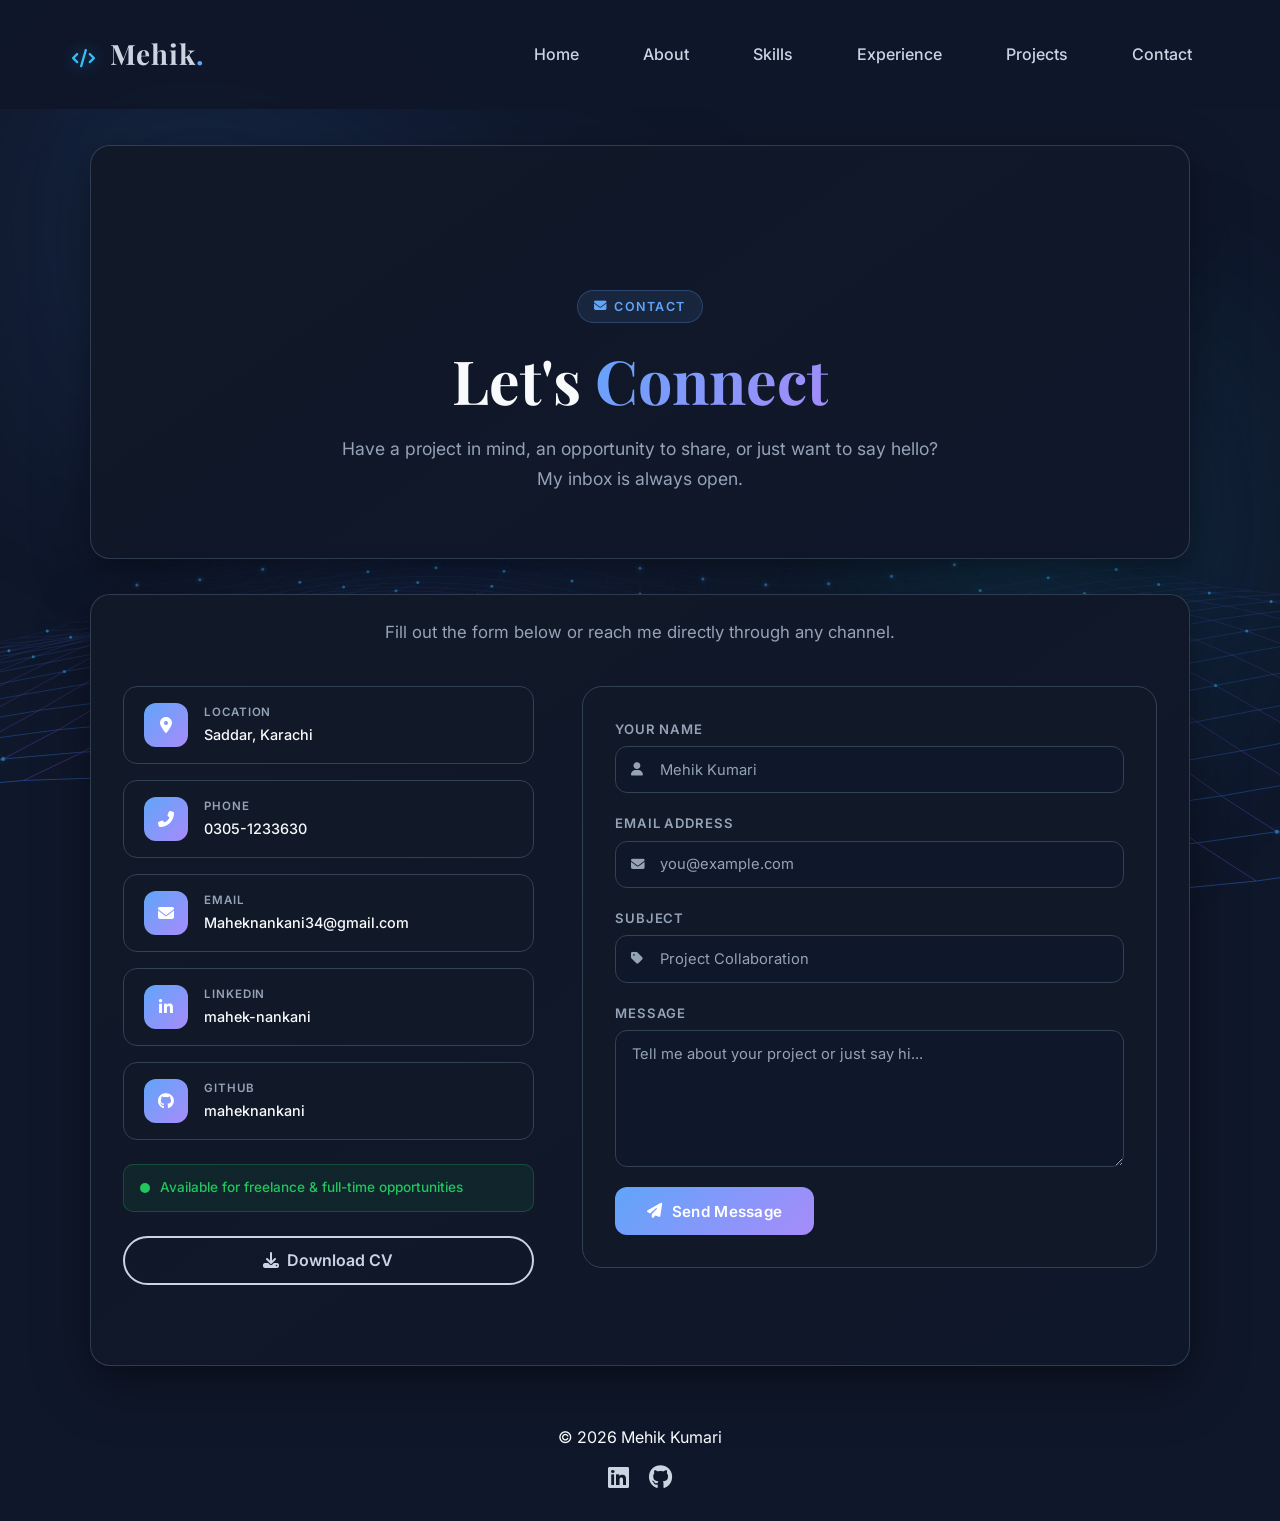
<file: contact.html>
<!DOCTYPE html>
<html lang="en">

<head>
  <meta charset="UTF-8">
  <meta name="viewport" content="width=device-width, initial-scale=1.0">
  <title>Contact | Mehik Kumari – Software Developer</title>
  <script>
    (function() {
      try {
        var t = localStorage.getItem('portfolio-theme') || 'dark';
        if (t === 'light') {
          document.documentElement.classList.remove('theme-dark');
        } else {
          document.documentElement.classList.add('theme-dark');
        }
      } catch(e) {}
    })();
  </script>
  <meta name="description" content="Get in touch with Mehik Kumari – MERN Stack Developer & UI/UX Designer. Open for freelance, internship, and full-time opportunities.">
  <link rel="stylesheet" href="style.css">
  <link rel="preconnect" href="https://fonts.googleapis.com">
  <link rel="preconnect" href="https://fonts.gstatic.com" crossorigin>
  <link
    href="https://fonts.googleapis.com/css2?family=Inter:wght@300;400;500;600;700&family=Playfair+Display:wght@400;500;600;700&display=swap"
    rel="stylesheet">
  <link rel="stylesheet" href="https://cdnjs.cloudflare.com/ajax/libs/font-awesome/6.4.0/css/all.min.css"
    integrity="sha512-iecdLmaskl7CVkqkXNQ/ZH/XLlvWZOJyj7Yy7tcenmpD1ypASozpmT/E0iPtmFIB46ZmdtAc9eNBvH0H/ZpiBw=="
    crossorigin="anonymous" referrerpolicy="no-referrer" />
  <script src="animations.js" defer></script>
</head>

<body class="theme-dark">
  <!-- Animated Homepage Cyber Wallpaper Layer -->
  <div class="homepage-wallpaper-bg" aria-hidden="true"></div>

  <!-- Full-screen Interactive Background Canvas -->
  <canvas id="bg-canvas"></canvas>
  
  <!-- Ambient Gradient Aurora Glowing Orbs -->
  <div class="ambient-glow-wrapper" aria-hidden="true">
    <div class="glow-orb orb-1"></div>
    <div class="glow-orb orb-2"></div>
    <div class="glow-orb orb-3"></div>
    <div class="glow-orb orb-4"></div>
  </div>

  <header>
    <div class="container">
      <div class="logo"><span class="orange-code-badge"><i class="fas fa-code"></i></span> Mehik<span>.</span></div>
      <nav class="navbar">
        <ul class="nav-links">
          <li><a href="home.html">Home</a></li>
          <li><a href="about.html">About</a></li>
          <li><a href="home.html#skills">Skills</a></li>
          <li><a href="home.html#experience">Experience</a></li>
          <li><a href="projects.html">Projects</a></li>
          <li><a href="contact.html" class="active">Contact</a></li>
        </ul>
        <button class="nav-toggle" aria-label="Toggle navigation">
          <span class="bar"></span>
          <span class="bar"></span>
          <span class="bar"></span>
        </button>
      </nav>
    </div>
    <div class="nav-overlay"></div>
  </header>

  <main>
    <!-- Page Hero -->
    <section class="page-hero fade-in">
      <div class="container" style="flex-direction: column; text-align: center; padding: 5rem 2rem 2rem;">
        <span class="page-hero-tag"><i class="fas fa-envelope"></i> Contact</span>
        <h1 class="page-hero-title">Let's <span>Connect</span></h1>
        <p class="page-hero-desc">Have a project in mind, an opportunity to share, or just want to say hello? My inbox is always open.</p>
      </div>
    </section>

    <!-- Contact Section -->
    <section class="fade-in" style="padding: 2rem 0 5rem;">
      <p class="contact-sub" style="margin-bottom:2.5rem;">Fill out the form below or reach me directly through any channel.</p>

      <div class="contact-layout" style="max-width:1100px; margin: 0 auto; padding: 0 2rem;">

        <!-- Contact Info Panel -->
        <div class="contact-info-panel">
          <div class="contact-info-card slide-in-left stagger-1">
            <div class="contact-info-icon"><i class="fas fa-map-marker-alt"></i></div>
            <div class="contact-info-text">
              <span class="contact-info-label">Location</span>
              <span class="contact-info-value">Saddar, Karachi</span>
            </div>
          </div>
          <div class="contact-info-card slide-in-left stagger-2">
            <div class="contact-info-icon"><i class="fas fa-phone-alt"></i></div>
            <div class="contact-info-text">
              <span class="contact-info-label">Phone</span>
              <a href="tel:+923051233630" class="contact-info-value contact-link">0305-1233630</a>
            </div>
          </div>
          <div class="contact-info-card slide-in-left stagger-3">
            <div class="contact-info-icon"><i class="fas fa-envelope"></i></div>
            <div class="contact-info-text">
              <span class="contact-info-label">Email</span>
              <a href="mailto:Maheknankani34@gmail.com" class="contact-info-value contact-link">Maheknankani34@gmail.com</a>
            </div>
          </div>
          <div class="contact-info-card slide-in-left stagger-4">
            <div class="contact-info-icon"><i class="fab fa-linkedin-in"></i></div>
            <div class="contact-info-text">
              <span class="contact-info-label">LinkedIn</span>
              <a href="https://www.linkedin.com/in/mahek-nankani" target="_blank" class="contact-info-value contact-link">mahek-nankani</a>
            </div>
          </div>
          <div class="contact-info-card slide-in-left stagger-5">
            <div class="contact-info-icon"><i class="fab fa-github"></i></div>
            <div class="contact-info-text">
              <span class="contact-info-label">GitHub</span>
              <a href="https://github.com/maheknankani" target="_blank" class="contact-info-value contact-link">maheknankani</a>
            </div>
          </div>

          <div class="contact-availability slide-in-left stagger-6">
            <span class="availability-dot"></span>
            <span>Available for freelance &amp; full-time opportunities</span>
          </div>

          <!-- Download CV -->
          <a href="MehikKumari_Resume.pdf" class="btn-outline slide-in-left stagger-7" download="MehikKumari_Resume.pdf" style="text-align:center; margin-top:0.5rem; display:inline-flex; align-items:center; justify-content:center; gap:0.5rem; text-decoration:none;">
            <i class="fas fa-download"></i> Download CV
          </a>
        </div>

        <!-- Contact Form (Formspree Integration) -->
        <form class="contact-form-premium" id="contactForm" action="https://formspree.io/f/myegeeqe" method="POST" novalidate>
          <div class="form-group">
            <label for="contact-name">Your Name</label>
            <div class="input-wrapper">
              <i class="fas fa-user input-icon"></i>
              <input type="text" id="contact-name" name="name" placeholder="Mehik Kumari" required>
            </div>
          </div>
          <div class="form-group">
            <label for="contact-email">Email Address</label>
            <div class="input-wrapper">
              <i class="fas fa-envelope input-icon"></i>
              <input type="email" id="contact-email" name="email" placeholder="you@example.com" required>
            </div>
          </div>
          <div class="form-group">
            <label for="contact-subject">Subject</label>
            <div class="input-wrapper">
              <i class="fas fa-tag input-icon"></i>
              <input type="text" id="contact-subject" name="subject" placeholder="Project Collaboration">
            </div>
          </div>
          <div class="form-group">
            <label for="contact-message">Message</label>
            <textarea id="contact-message" name="message" rows="6" placeholder="Tell me about your project or just say hi..." required></textarea>
          </div>
          <button type="submit" class="btn-contact-submit">
            <i class="fas fa-paper-plane"></i> Send Message
          </button>
        </form>

      </div>
    </section>
  </main>

  <footer>
    <div>&copy; 2026 Mehik Kumari</div>
    <div class="social-icons">
      <a href="https://www.linkedin.com/in/mahek-nankani" target="_blank" aria-label="LinkedIn"><i class="fab fa-linkedin"></i></a>
      <a href="https://github.com/maheknankani" target="_blank" aria-label="GitHub"><i class="fab fa-github"></i></a>
    </div>
  </footer>

  <button class="back-to-top" id="backToTop" aria-label="Back to top">
    <i class="fas fa-chevron-up"></i>
  </button>

</body>

</html>
</file>
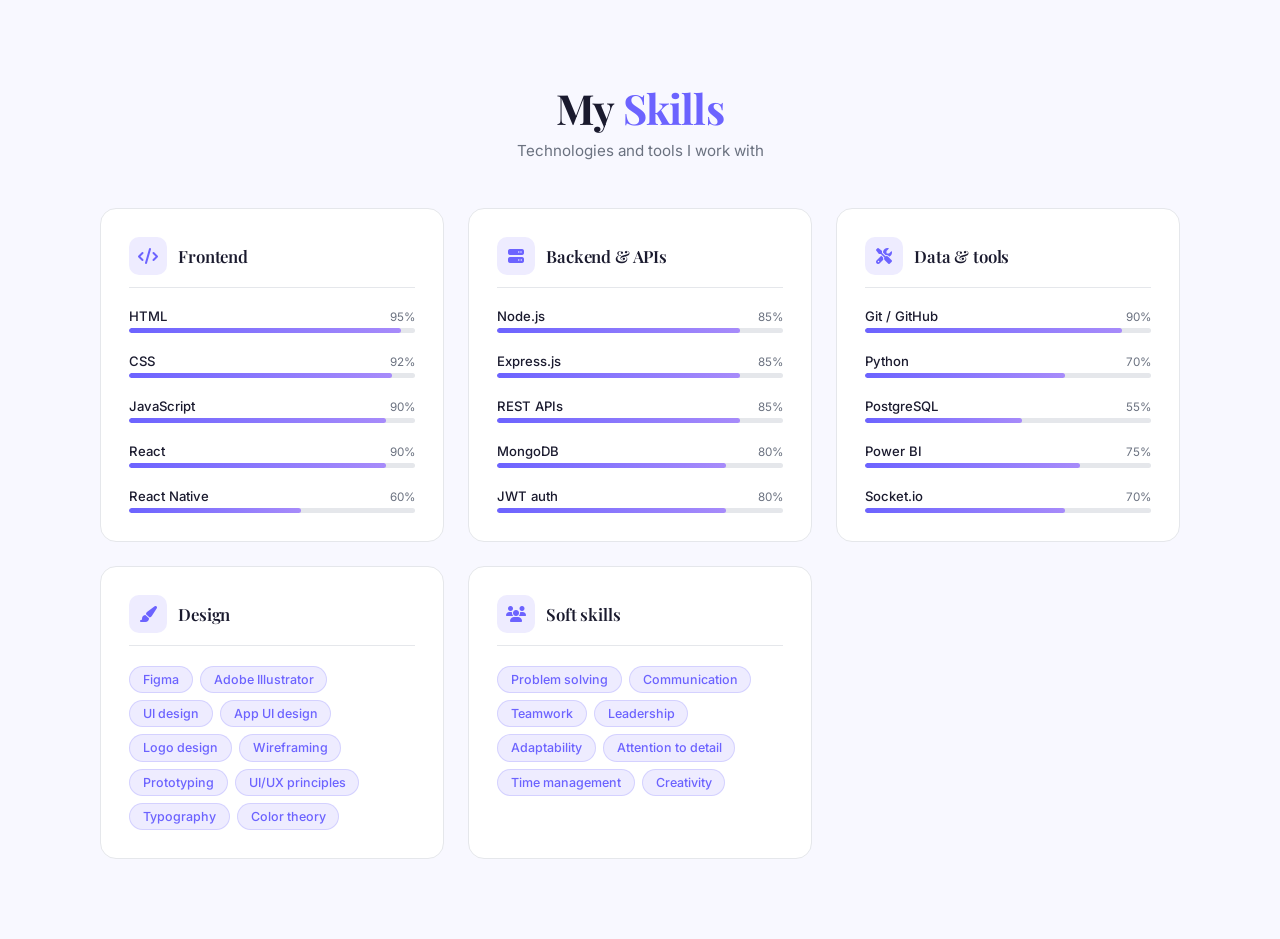
<file: skills.html>
<!DOCTYPE html>
<html lang="en">

<head>
  <meta charset="UTF-8" />
  <meta name="viewport" content="width=device-width, initial-scale=1.0" />
  <title>Skills | Mehik Kumari</title>
  <link rel="preconnect" href="https://fonts.googleapis.com">
  <link rel="preconnect" href="https://fonts.gstatic.com" crossorigin>
  <link
    href="https://fonts.googleapis.com/css2?family=Inter:wght@300;400;500;600;700&family=Playfair+Display:wght@400;500;600;700&display=swap"
    rel="stylesheet">
  <link rel="stylesheet" href="https://cdnjs.cloudflare.com/ajax/libs/font-awesome/6.4.0/css/all.min.css"
    crossorigin="anonymous" referrerpolicy="no-referrer" />
  <style>
    *,
    *::before,
    *::after {
      box-sizing: border-box;
      margin: 0;
      padding: 0;
    }

    :root {
      --accent: #6c63ff;
      --accent-light: #eeecff;
      --bg: #f8f8ff;
      --card-bg: #ffffff;
      --text: #1a1a2e;
      --muted: #6b7280;
      --border: #e5e7eb;
      --bar-track: #e5e7eb;
      --radius: 16px;
    }

    body {
      background: var(--bg);
      color: var(--text);
      font-family: 'Inter', sans-serif;
      padding: 5rem 1.5rem;
    }

    /* Section heading — matches portfolio h2 style */
    .section-heading {
      font-family: 'Playfair Display', serif;
      font-size: clamp(1.9rem, 4vw, 2.6rem);
      font-weight: 700;
      text-align: center;
      margin-bottom: 0.4rem;
      color: var(--text);
      letter-spacing: -0.02em;
    }

    .section-heading span {
      color: var(--accent);
    }

    .section-sub {
      text-align: center;
      color: var(--muted);
      font-size: 0.95rem;
      margin-bottom: 3rem;
    }

    /* 5 cards: 3 top row, 2 bottom centered */
    .skills-grid {
      display: grid;
      grid-template-columns: repeat(3, 1fr);
      gap: 1.5rem;
      max-width: 1080px;
      margin: 0 auto;
    }

    .card:nth-child(4) {
      grid-column: 1;
    }

    .card:nth-child(5) {
      grid-column: 2;
    }

    .card {
      background: var(--card-bg);
      border: 1px solid var(--border);
      border-radius: var(--radius);
      padding: 1.75rem;
      display: flex;
      flex-direction: column;
      gap: 1.2rem;
      opacity: 0;
      transform: translateY(28px);
      transition: opacity 0.5s ease, transform 0.5s ease, box-shadow 0.25s ease;
    }

    .card.visible {
      opacity: 1;
      transform: translateY(0);
    }

    .card:hover {
      box-shadow: 0 10px 36px rgba(108, 99, 255, 0.12);
      border-color: rgba(108, 99, 255, 0.25);
    }

    /* Card header */
    .card-header {
      display: flex;
      align-items: center;
      gap: 0.7rem;
      padding-bottom: 0.75rem;
      border-bottom: 1px solid var(--border);
    }

    .card-icon {
      width: 38px;
      height: 38px;
      background: var(--accent-light);
      border-radius: 10px;
      display: grid;
      place-items: center;
      flex-shrink: 0;
      color: var(--accent);
      font-size: 1rem;
    }

    .card-title {
      font-family: 'Playfair Display', serif;
      font-size: 1.05rem;
      font-weight: 600;
      color: var(--text);
      letter-spacing: -0.01em;
    }

    /* Progress bar rows */
    .skill-row {
      display: flex;
      flex-direction: column;
      gap: 0.3rem;
    }

    .skill-label-row {
      display: flex;
      justify-content: space-between;
      align-items: baseline;
    }

    .skill-name {
      font-size: 0.82rem;
      font-weight: 500;
      color: var(--text);
    }

    .skill-pct {
      font-size: 0.73rem;
      color: var(--muted);
      font-weight: 400;
    }

    .bar-track {
      height: 5px;
      background: var(--bar-track);
      border-radius: 99px;
      overflow: hidden;
    }

    .bar-fill {
      height: 100%;
      background: linear-gradient(90deg, var(--accent), #a78bfa);
      border-radius: 99px;
      width: 0%;
      transition: width 0.95s cubic-bezier(0.25, 0.46, 0.45, 0.94);
    }

    /* Pills */
    .pills {
      display: flex;
      flex-wrap: wrap;
      gap: 0.45rem;
    }

    .pill {
      font-size: 0.78rem;
      font-weight: 500;
      padding: 0.32rem 0.8rem;
      border-radius: 99px;
      background: var(--accent-light);
      color: var(--accent);
      border: 1px solid rgba(108, 99, 255, 0.2);
      transition: background 0.2s, color 0.2s, transform 0.2s;
      cursor: default;
    }

    .pill:hover {
      background: var(--accent);
      color: #fff;
      transform: translateY(-1px);
    }

    /* Responsive */
    @media (max-width: 768px) {
      .skills-grid {
        grid-template-columns: 1fr;
      }

      .card:nth-child(4),
      .card:nth-child(5) {
        grid-column: auto;
      }
    }

    @media (min-width: 769px) and (max-width: 1024px) {
      .skills-grid {
        grid-template-columns: repeat(2, 1fr);
      }

      .card:nth-child(4) {
        grid-column: auto;
      }

      .card:nth-child(5) {
        grid-column: 1 / -1;
        max-width: 50%;
        margin: 0 auto;
        width: 100%;
      }
    }
  </style>
</head>

<body>

  <h2 class="section-heading">My <span>Skills</span></h2>
  <p class="section-sub">Technologies and tools I work with</p>

  <div class="skills-grid">

    <!-- Frontend -->
    <div class="card" data-delay="0">
      <div class="card-header">
        <div class="card-icon"><i class="fas fa-code"></i></div>
        <span class="card-title">Frontend</span>
      </div>
      <div class="skill-row">
        <div class="skill-label-row"><span class="skill-name">HTML</span><span class="skill-pct">95%</span></div>
        <div class="bar-track">
          <div class="bar-fill" data-width="95"></div>
        </div>
      </div>
      <div class="skill-row">
        <div class="skill-label-row"><span class="skill-name">CSS</span><span class="skill-pct">92%</span></div>
        <div class="bar-track">
          <div class="bar-fill" data-width="92"></div>
        </div>
      </div>
      <div class="skill-row">
        <div class="skill-label-row"><span class="skill-name">JavaScript</span><span class="skill-pct">90%</span></div>
        <div class="bar-track">
          <div class="bar-fill" data-width="90"></div>
        </div>
      </div>
      <div class="skill-row">
        <div class="skill-label-row"><span class="skill-name">React</span><span class="skill-pct">90%</span></div>
        <div class="bar-track">
          <div class="bar-fill" data-width="90"></div>
        </div>
      </div>
      <div class="skill-row">
        <div class="skill-label-row"><span class="skill-name">React Native</span><span class="skill-pct">60%</span>
        </div>
        <div class="bar-track">
          <div class="bar-fill" data-width="60"></div>
        </div>
      </div>
    </div>

    <!-- Backend & APIs -->
    <div class="card" data-delay="100">
      <div class="card-header">
        <div class="card-icon"><i class="fas fa-server"></i></div>
        <span class="card-title">Backend &amp; APIs</span>
      </div>
      <div class="skill-row">
        <div class="skill-label-row"><span class="skill-name">Node.js</span><span class="skill-pct">85%</span></div>
        <div class="bar-track">
          <div class="bar-fill" data-width="85"></div>
        </div>
      </div>
      <div class="skill-row">
        <div class="skill-label-row"><span class="skill-name">Express.js</span><span class="skill-pct">85%</span></div>
        <div class="bar-track">
          <div class="bar-fill" data-width="85"></div>
        </div>
      </div>
      <div class="skill-row">
        <div class="skill-label-row"><span class="skill-name">REST APIs</span><span class="skill-pct">85%</span></div>
        <div class="bar-track">
          <div class="bar-fill" data-width="85"></div>
        </div>
      </div>
      <div class="skill-row">
        <div class="skill-label-row"><span class="skill-name">MongoDB</span><span class="skill-pct">80%</span></div>
        <div class="bar-track">
          <div class="bar-fill" data-width="80"></div>
        </div>
      </div>
      <div class="skill-row">
        <div class="skill-label-row"><span class="skill-name">JWT auth</span><span class="skill-pct">80%</span></div>
        <div class="bar-track">
          <div class="bar-fill" data-width="80"></div>
        </div>
      </div>
    </div>

    <!-- Data & Tools -->
    <div class="card" data-delay="200">
      <div class="card-header">
        <div class="card-icon"><i class="fas fa-tools"></i></div>
        <span class="card-title">Data &amp; tools</span>
      </div>
      <div class="skill-row">
        <div class="skill-label-row"><span class="skill-name">Git / GitHub</span><span class="skill-pct">90%</span>
        </div>
        <div class="bar-track">
          <div class="bar-fill" data-width="90"></div>
        </div>
      </div>
      <div class="skill-row">
        <div class="skill-label-row"><span class="skill-name">Python</span><span class="skill-pct">70%</span></div>
        <div class="bar-track">
          <div class="bar-fill" data-width="70"></div>
        </div>
      </div>
      <div class="skill-row">
        <div class="skill-label-row"><span class="skill-name">PostgreSQL</span><span class="skill-pct">55%</span></div>
        <div class="bar-track">
          <div class="bar-fill" data-width="55"></div>
        </div>
      </div>
      <div class="skill-row">
        <div class="skill-label-row"><span class="skill-name">Power BI</span><span class="skill-pct">75%</span></div>
        <div class="bar-track">
          <div class="bar-fill" data-width="75"></div>
        </div>
      </div>
      <div class="skill-row">
        <div class="skill-label-row"><span class="skill-name">Socket.io</span><span class="skill-pct">70%</span></div>
        <div class="bar-track">
          <div class="bar-fill" data-width="70"></div>
        </div>
      </div>
    </div>

    <!-- Design -->
    <div class="card" data-delay="300">
      <div class="card-header">
        <div class="card-icon"><i class="fas fa-paint-brush"></i></div>
        <span class="card-title">Design</span>
      </div>
      <div class="pills">
        <span class="pill">Figma</span>
        <span class="pill">Adobe Illustrator</span>
        <span class="pill">UI design</span>
        <span class="pill">App UI design</span>
        <span class="pill">Logo design</span>
        <span class="pill">Wireframing</span>
        <span class="pill">Prototyping</span>
        <span class="pill">UI/UX principles</span>
        <span class="pill">Typography</span>
        <span class="pill">Color theory</span>
      </div>
    </div>

    <!-- Soft Skills -->
    <div class="card" data-delay="400">
      <div class="card-header">
        <div class="card-icon"><i class="fas fa-users"></i></div>
        <span class="card-title">Soft skills</span>
      </div>
      <div class="pills">
        <span class="pill">Problem solving</span>
        <span class="pill">Communication</span>
        <span class="pill">Teamwork</span>
        <span class="pill">Leadership</span>
        <span class="pill">Adaptability</span>
        <span class="pill">Attention to detail</span>
        <span class="pill">Time management</span>
        <span class="pill">Creativity</span>
      </div>
    </div>

  </div>

  <script>
    const cards = document.querySelectorAll('.card');

    const observer = new IntersectionObserver((entries) => {
      entries.forEach(entry => {
        if (!entry.isIntersecting) return;
        const card = entry.target;
        const delay = parseInt(card.dataset.delay) || 0;

        setTimeout(() => {
          card.classList.add('visible');
          card.querySelectorAll('.bar-fill').forEach(bar => {
            setTimeout(() => { bar.style.width = bar.dataset.width + '%'; }, 150);
          });
        }, delay);

        observer.unobserve(card);
      });
    }, { threshold: 0.15 });

    cards.forEach(card => observer.observe(card));
  </script>

</body>

</html>
</file>
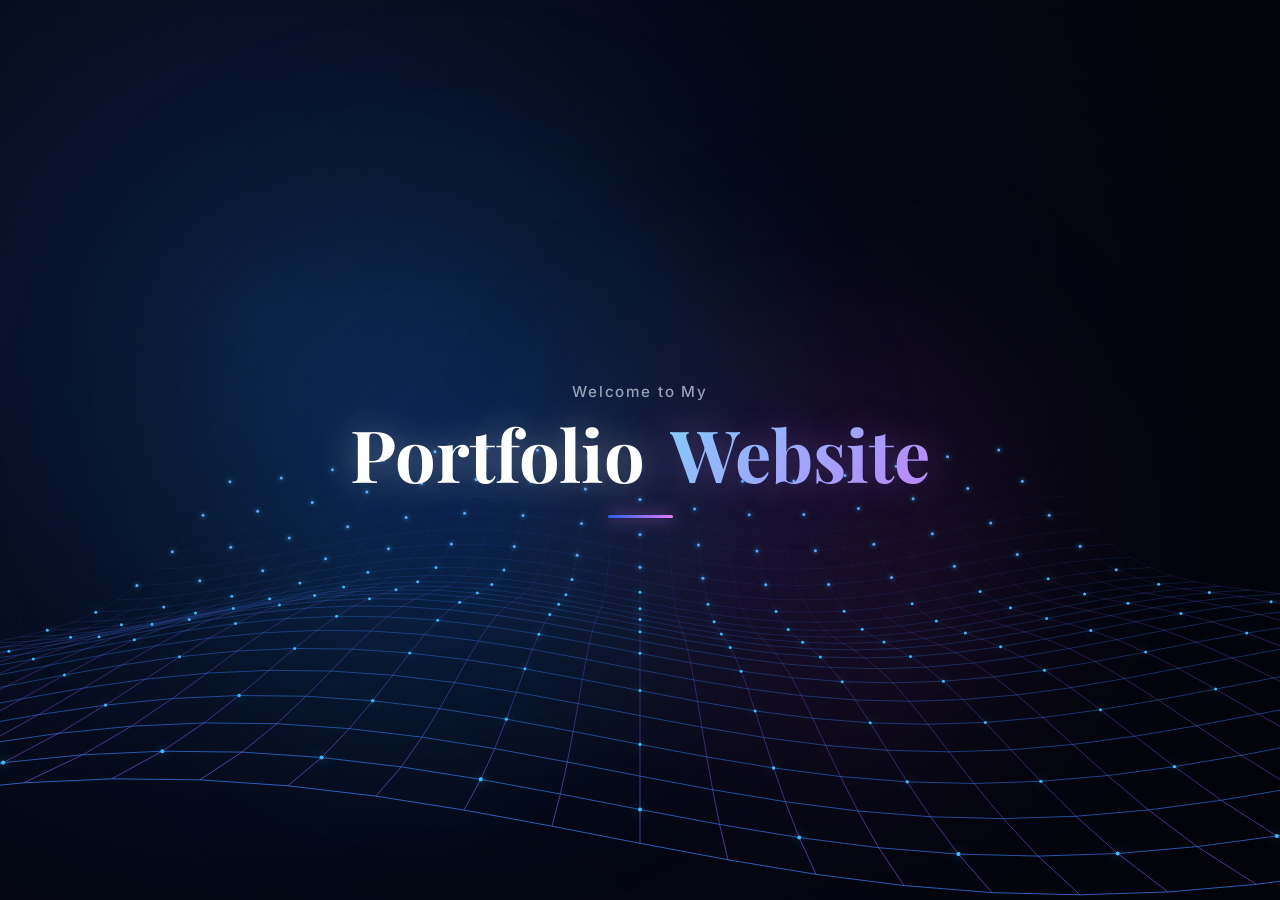
<file: splash.html>
<!DOCTYPE html>
<html lang="en">
<head>
  <meta charset="UTF-8">
  <meta name="viewport" content="width=device-width, initial-scale=1.0">
  <title>Welcome | Mehik Kumari Portfolio</title>
  <link rel="preconnect" href="https://fonts.googleapis.com">
  <link rel="preconnect" href="https://fonts.gstatic.com" crossorigin>
  <link href="https://fonts.googleapis.com/css2?family=Inter:wght@300;400;500;600;700&family=Playfair+Display:ital,wght@0,600;0,700;1,600;1,700&display=swap" rel="stylesheet">
  <style>
    * {
      margin: 0;
      padding: 0;
      box-sizing: border-box;
    }

    html, body {
      width: 100vw;
      height: 100vh;
      height: 100dvh;
      overflow: hidden;
      background-color: #030611;
      font-family: 'Inter', -apple-system, BlinkMacSystemFont, sans-serif;
      color: #ffffff;
    }

    /* Full-Screen Premium Cyber Ambient Wrapper */
    .splash-wrapper {
      position: fixed;
      inset: 0;
      width: 100vw;
      height: 100vh;
      height: 100dvh;
      display: flex;
      align-items: center;
      justify-content: center;
      background: radial-gradient(circle at 20% 35%, #0b1a3a 0%, #040714 50%, #020308 100%);
      overflow: hidden;
      opacity: 1;
      transition: opacity 0.65s cubic-bezier(0.4, 0, 0.2, 1), transform 0.65s cubic-bezier(0.4, 0, 0.2, 1);
    }

    /* Left Upper Blue Glowing Ambient Light */
    .ambient-glow-left {
      position: absolute;
      top: 15%;
      left: 10%;
      width: 650px;
      height: 650px;
      border-radius: 50%;
      background: radial-gradient(circle, rgba(29, 78, 216, 0.32) 0%, rgba(14, 165, 233, 0.12) 45%, transparent 70%);
      filter: blur(100px);
      pointer-events: none;
    }

    /* Bottom Right Purple Glow */
    .ambient-glow-right {
      position: absolute;
      bottom: 10%;
      right: 15%;
      width: 550px;
      height: 550px;
      border-radius: 50%;
      background: radial-gradient(circle, rgba(147, 51, 234, 0.18) 0%, rgba(236, 72, 153, 0.08) 50%, transparent 70%);
      filter: blur(95px);
      pointer-events: none;
    }

    /* 3D Plexus Landscape Canvas */
    #plexus-canvas {
      position: absolute;
      inset: 0;
      width: 100%;
      height: 100%;
      pointer-events: none;
      z-index: 2;
    }

    /* Centered Typography Content */
    .splash-content {
      position: relative;
      z-index: 10;
      text-align: center;
      padding: 2rem 1.5rem;
      max-width: 760px;
      display: flex;
      flex-direction: column;
      align-items: center;
      justify-content: center;
      animation: splashContentEntrance 1.1s cubic-bezier(0.16, 1, 0.3, 1) forwards;
    }

    @keyframes splashContentEntrance {
      from {
        opacity: 0;
        transform: translateY(22px) scale(0.96);
      }
      to {
        opacity: 1;
        transform: translateY(0) scale(1);
      }
    }

    .welcome-eyebrow {
      font-size: 0.95rem;
      font-weight: 500;
      letter-spacing: 0.12em;
      color: #94a3b8;
      margin-bottom: 0.65rem;
    }

    .welcome-intro-title {
      font-family: 'Playfair Display', Georgia, serif;
      font-size: clamp(2.8rem, 6vw, 4.5rem);
      font-weight: 700;
      line-height: 1.15;
      margin: 0;
      display: flex;
      align-items: center;
      justify-content: center;
      gap: 0.35em;
      flex-wrap: wrap;
    }

    .welcome-intro-title .title-serif-white {
      color: #ffffff;
      text-shadow: 0 0 35px rgba(255, 255, 255, 0.35);
    }

    .welcome-intro-title .title-serif-gradient {
      background: linear-gradient(135deg, #7dd3fc 0%, #c084fc 60%, #f472b6 100%);
      background-size: 200% auto;
      -webkit-background-clip: text;
      background-clip: text;
      -webkit-text-fill-color: transparent;
      text-shadow: 0 0 40px rgba(192, 132, 252, 0.35);
    }

    .welcome-divider {
      width: 65px;
      height: 3px;
      background: linear-gradient(90deg, #2563eb 0%, #e879f9 100%);
      border-radius: 4px;
      margin-top: 1.25rem;
      box-shadow: 0 0 16px rgba(232, 121, 249, 0.75);
    }

    /* Fade-out class applied before redirect */
    .splash-wrapper.fade-out {
      opacity: 0;
      transform: scale(0.98);
    }

    @media (max-width: 600px) {
      .welcome-eyebrow {
        font-size: 0.8rem;
        letter-spacing: 0.08em;
      }
      .welcome-intro-title {
        font-size: 2.2rem;
        gap: 0.25em;
      }
      .welcome-divider {
        width: 55px;
        height: 3px;
        margin-top: 1rem;
      }
    }
  </style>
</head>
<body>

  <div id="splash-wrapper" class="splash-wrapper">
    <div class="ambient-glow-left"></div>
    <div class="ambient-glow-right"></div>
    <canvas id="plexus-canvas"></canvas>

    <div class="splash-content">
      <div class="welcome-eyebrow">Welcome to My</div>
      <h1 class="welcome-intro-title">
        <span class="title-serif-white">Portfolio</span>
        <span class="title-serif-gradient">Website</span>
      </h1>
      <div class="welcome-divider"></div>
    </div>
  </div>

  <script>
    (function() {
      // 3D Perspective Plexus Landscape Grid Canvas
      const canvas = document.getElementById('plexus-canvas');
      if (canvas) {
        const ctx = canvas.getContext('2d');
        let width, height;
        let time = 0;
        let isTabVisible = true;

        document.addEventListener('visibilitychange', function() {
          isTabVisible = document.visibilityState === 'visible';
        });

        function resizeCanvas() {
          width = canvas.width = window.innerWidth;
          height = canvas.height = window.innerHeight;
        }

        function animatePlexus() {
          if (!isTabVisible) {
            requestAnimationFrame(animatePlexus);
            return;
          }
          ctx.clearRect(0, 0, width, height);
          time += 0.009;

          const cols = 32;
          const rows = 24;
          const spacingX = width / 13;
          const spacingZ = 45;
          const fov = 380;

          const grid = [];

          for (let r = 0; r < rows; r++) {
            grid[r] = [];
            const z = (rows - r) * spacingZ;
            const scale = fov / (fov + z);

            for (let c = 0; c < cols; c++) {
              const x = (c - cols / 2) * spacingX;
              const wave = Math.sin(x * 0.003 + time * 1.4) * 65 + Math.cos(z * 0.008 + time * 1.1) * 55;
              const y = 100 + wave;

              const projX = width / 2 + x * scale;
              const projY = height / 2 + y * scale + (r * 11);
              const alpha = Math.max(0.12, Math.min(0.9, (1 - z / 1200)));

              grid[r][c] = { x: projX, y: projY, z: z, alpha: alpha };
            }
          }

          for (let r = 0; r < rows; r++) {
            for (let c = 0; c < cols; c++) {
              const p = grid[r][c];

              if (c < cols - 1) {
                const pRight = grid[r][c + 1];
                ctx.beginPath();
                ctx.moveTo(p.x, p.y);
                ctx.lineTo(pRight.x, pRight.y);
                ctx.strokeStyle = `rgba(59, 130, 246, ${p.alpha * 0.85})`;
                ctx.lineWidth = 1.05 * (fov / (fov + p.z));
                ctx.stroke();
              }

              if (r < rows - 1) {
                const pDown = grid[r + 1][c];
                ctx.beginPath();
                ctx.moveTo(p.x, p.y);
                ctx.lineTo(pDown.x, pDown.y);
                ctx.strokeStyle = `rgba(139, 92, 246, ${p.alpha * 0.75})`;
                ctx.lineWidth = 1.05 * (fov / (fov + p.z));
                ctx.stroke();
              }

              if (r % 2 === 0 && c % 2 === 0) {
                ctx.beginPath();
                ctx.arc(p.x, p.y, Math.max(1.5, 2.5 * (fov / (fov + p.z))), 0, Math.PI * 2);
                ctx.fillStyle = p.alpha > 0.35 ? '#38bdf8' : '#60a5fa';
                ctx.shadowBlur = p.alpha > 0.35 ? 12 : 5;
                ctx.shadowColor = '#38bdf8';
                ctx.fill();
                ctx.shadowBlur = 0;
              }
            }
          }

          requestAnimationFrame(animatePlexus);
        }

        window.addEventListener('resize', resizeCanvas);
        resizeCanvas();
        animatePlexus();
      }

      // Smooth Fade-out & Redirect after 3.0 Seconds
      const wrapper = document.getElementById('splash-wrapper');
      setTimeout(function() {
        if (wrapper) wrapper.classList.add('fade-out');
        setTimeout(function() {
          try {
            console.log('[Splash Screen] Setting sessionStorage.setItem("splashShown", "true")...');
            sessionStorage.setItem('splashShown', 'true');
          } catch(e) {
            console.error('[Splash Screen] Error setting sessionStorage:', e);
          }
          console.log('[Splash Screen] Redirecting back to index.html...');
          window.location.replace('index.html');
        }, 600);
      }, 3000);
    })();
  </script>
</body>
</html>
</file>
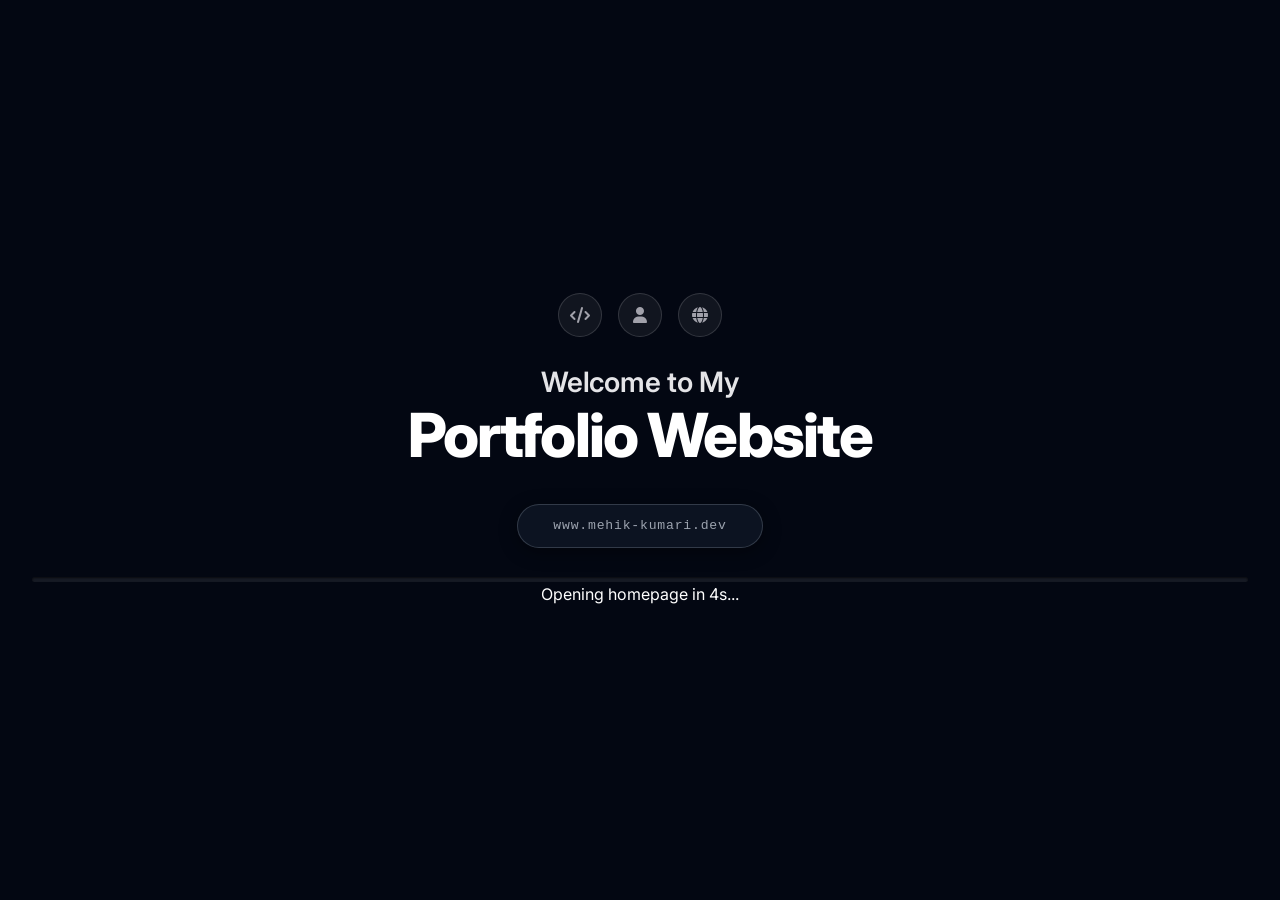
<file: welcome.html>
<!DOCTYPE html>
<html lang="en">

<head>
  <meta charset="UTF-8">
  <meta name="viewport" content="width=device-width, initial-scale=1.0">
  <title>Welcome | Mehik Kumari Portfolio</title>
  <meta name="description" content="Welcome to Mehik Kumari's Personal Portfolio Website.">
  <link rel="stylesheet" href="style.css">
  <link rel="preconnect" href="https://fonts.googleapis.com">
  <link rel="preconnect" href="https://fonts.gstatic.com" crossorigin>
  <link
    href="https://fonts.googleapis.com/css2?family=Inter:wght@300;400;500;600;700&family=Playfair+Display:wght@400;500;600;700&display=swap"
    rel="stylesheet">
  <link rel="stylesheet" href="https://cdnjs.cloudflare.com/ajax/libs/font-awesome/6.4.0/css/all.min.css"
    integrity="sha512-iecdLmaskl7CVkqkXNQ/ZH/XLlvWZOJyj7Yy7tcenmpD1ypASozpmT/E0iPtmFIB46ZmdtAc9eNBvH0H/ZpiBw=="
    crossorigin="anonymous" referrerpolicy="no-referrer" />
</head>

<body class="welcome-screen-body">
  <div class="welcome-fullscreen-container" id="welcome-container">
    <div class="welcome-badges-row">
      <div class="welcome-badge welcome-badge-orange" title="Code & Architecture"><i class="fas fa-code"></i></div>
      <div class="welcome-badge" title="MERN Stack Developer"><i class="fas fa-user"></i></div>
      <div class="welcome-badge" title="Web & UI/UX"><i class="fas fa-globe"></i></div>
    </div>

    <!-- Centered Heading -->
    <h2 class="welcome-subtitle">Welcome to My</h2>
    <h1 class="welcome-main-title">Portfolio Website</h1>

    <!-- Dark URL Pill -->
    <a href="index.html" class="welcome-url-pill" title="Click to open homepage immediately">
      <span class="welcome-url-text">www.mehik-kumari.dev</span>
    </a>

    <!-- 5-Second Glowing Line -->
    <div class="welcome-line-track">
      <div class="welcome-line-fill"></div>
    </div>

    <!-- Timer countdown label -->
    <div class="welcome-timer-label">Opening homepage in <span id="welcome-timer-sec">5</span>s...</div>
  </div>

  <script>
    document.addEventListener('DOMContentLoaded', function () {
      const container = document.getElementById('welcome-container');
      const timerSec = document.getElementById('welcome-timer-sec');
      let remaining = 5;

      const countdownInterval = setInterval(() => {
        remaining--;
        if (timerSec && remaining >= 0) {
          timerSec.textContent = remaining;
        }
        if (remaining <= 0) {
          clearInterval(countdownInterval);
        }
      }, 1000);

      function goToHome() {
        clearInterval(countdownInterval);
        if (container) container.classList.add('welcome-fade-out');
        setTimeout(() => {
          window.location.href = 'index.html';
        }, 600);
      }

      // Automatically open main homepage after 5 seconds
      setTimeout(goToHome, 5000);

      // Also allow clicking anywhere on screen to enter immediately
      document.body.addEventListener('click', goToHome);
      document.addEventListener('keydown', (e) => {
        if (e.key === 'Enter' || e.key === ' ' || e.key === 'Escape') {
          goToHome();
        }
      });
    });
  </script>
</body>

</html>
</file>
<file: style.css>
/* Import Professional Fonts */
@import url('https://fonts.googleapis.com/css2?family=Inter:wght@300;400;500;600;700&family=Playfair+Display:wght@400;500;600;700&display=swap');

:root {
  --primary: #1a202c;
  --secondary: #2d3748;
  --accent: #3182ce;
  --bg-light: #ffffff;
  --bg-dark: #f7fafc;
  --text-primary: #1a202c;
  --text-secondary: #4a5568;
  --text-muted: #718096;
  --border-light: #e2e8f0;
  --shadow-sm: 0 1px 3px rgba(0, 0, 0, 0.1);
  --shadow-md: 0 4px 6px rgba(0, 0, 0, 0.1);
  --shadow-lg: 0 10px 25px rgba(0, 0, 0, 0.1);
  --border-radius: 8px;
  --transition: all 0.3s ease;
}

body.theme-dark {
  --primary: #cbd5e1;
  --secondary: #94a3b8;
  --accent: #60a5fa;
  --bg-light: #0f172a;
  --bg-dark: #111827;
  --text-primary: #f8fafc;
  --text-secondary: #cbd5e1;
  --text-muted: #94a3b8;
  --border-light: #334155;
  --shadow-sm: 0 1px 3px rgba(0, 0, 0, 0.35);
  --shadow-md: 0 4px 6px rgba(0, 0, 0, 0.35);
  --shadow-lg: 0 10px 25px rgba(0, 0, 0, 0.45);
}

/* (reverted) certificate-badge dark overrides removed to preserve original theme behavior */

* {
  margin: 0;
  padding: 0;
  box-sizing: border-box;
}

html {
  scroll-behavior: smooth;
  scroll-padding-top: 85px;
}

html,
body {
  font-family: 'Inter', -apple-system, BlinkMacSystemFont, 'Segoe UI', sans-serif;
  background: var(--bg-light);
  color: var(--text-primary);
  line-height: 1.6;
  min-height: 100vh;
  width: 100%;
  max-width: 100vw;
  overflow-x: hidden !important;
}

section[id], div[id] {
  scroll-margin-top: 85px;
}

/* ==========================================================================
   HOMEPAGE ANIMATED WALLPAPER BACKGROUND LAYER
   ========================================================================== */
.homepage-wallpaper-bg {
  position: fixed;
  top: -5%;
  left: -5%;
  width: 110%;
  height: 110%;
  background-image: url('Images/homepage_wallpaper.jpg');
  background-size: cover;
  background-position: center;
  background-repeat: no-repeat;
  opacity: 0.16;
  mix-blend-mode: color-dodge;
  pointer-events: none;
  z-index: -2;
  animation: bgPanZoom 25s ease-in-out infinite alternate;
  filter: contrast(1.1) brightness(0.85);
}

@keyframes bgPanZoom {
  0% {
    transform: scale(1) translate(0, 0);
  }
  50% {
    transform: scale(1.06) translate(-15px, -10px);
  }
  100% {
    transform: scale(1.02) translate(12px, 8px);
  }
}

.container {
  max-width: 1200px;
  margin: 0 auto;
  padding: 0 2rem;
}

/* Typography */
h1,
h2,
h3,
h4,
h5,
h6 {
  font-family: 'Playfair Display', serif;
  font-weight: 600;
  line-height: 1.2;
  margin-bottom: 1rem;
}

h1 {
  font-size: 3.5rem;
  font-weight: 700;
}

h2 {
  font-size: 2.5rem;
  margin-bottom: 2rem;
  text-align: center;
  position: relative;
}

h2::after {
  content: '';
  position: absolute;
  bottom: -10px;
  left: 50%;
  transform: translateX(-50%);
  width: 60px;
  height: 3px;
  background: var(--accent);
  border-radius: 2px;
}

h3 {
  font-size: 1.5rem;
}

/* Make Education & Certification subsection headings match main headings' color */
.about-subsection h3,
.timeline-content h3 {
  color: var(--text-primary);
}

p {
  color: var(--text-secondary);
  margin-bottom: 1rem;
  font-size: 1.1rem;
}

/* Dynamic Navbar (> 50px Scroll) */
header {
  position: fixed;
  top: 0;
  left: 0;
  width: 100%;
  z-index: 1000;
  background: transparent;
  backdrop-filter: blur(0px);
  -webkit-backdrop-filter: blur(0px);
  border-bottom: 1px solid transparent;
  padding: 1rem 0;
  transition: background 0.3s cubic-bezier(0.4, 0, 0.2, 1), backdrop-filter 0.3s ease, -webkit-backdrop-filter 0.3s ease, border-color 0.3s ease, box-shadow 0.3s ease;
}

header.scrolled,
body.theme-dark header.scrolled {
  background: rgba(7, 10, 18, 0.85) !important;
  backdrop-filter: blur(12px) !important;
  -webkit-backdrop-filter: blur(12px) !important;
  border-bottom: 1px solid rgba(255, 255, 255, 0.08) !important;
  box-shadow: 0 4px 20px rgba(0, 0, 0, 0.4) !important;
}

header::before {
  content: '';
  position: absolute;
  inset: 0;
  background: transparent;
  backdrop-filter: none;
  -webkit-backdrop-filter: none;
  z-index: -1;
  pointer-events: none;
  transition: opacity 0.3s ease;
}

header .container {
  display: flex;
  justify-content: space-between;
  align-items: center;
}

/* Logo */
.logo {
  font-family: 'Playfair Display', serif;
  font-size: 1.8rem;
  font-weight: 700;
  color: var(--primary);
  text-decoration: none;
}

.logo span {
  color: var(--accent);
}

/* Navigation */
.navbar {
  display: flex;
  align-items: center;
  position: relative;
  margin-left: auto;
}

.nav-links {
  display: flex;
  gap: 2rem;
  list-style: none;
  margin: 0;
}

.theme-toggle {
  display: none !important;
}

.nav-links a {
  color: var(--text-secondary);
  text-decoration: none;
  font-weight: 500;
  padding: 0.5rem 1rem;
  border-radius: var(--border-radius);
  transition: all 0.3s ease;
  position: relative;
}

/* Simple elegant underline hover effect */
.nav-links a::after {
  content: '';
  position: absolute;
  bottom: 0;
  left: 50%;
  width: 0;
  height: 2px;
  background: var(--accent);
  transition: all 0.3s ease;
  transform: translateX(-50%);
}

.nav-links a:hover::after {
  width: 80%;
}

.nav-links a:hover {
  color: var(--accent);
}

/* Active state for current page */
.nav-links a.active {
  color: var(--accent);
  background: rgba(49, 130, 206, 0.1);
  border-color: var(--accent);
}

/* Subtle pulse animation on hover */
.nav-links a:hover {
  animation: pulse-glow 0.6s ease-in-out;
}

@keyframes pulse-glow {
  0% {
    box-shadow: 0 0 0 0 rgba(49, 130, 206, 0.4);
  }

  70% {
    box-shadow: 0 0 0 10px rgba(49, 130, 206, 0);
  }

  100% {
    box-shadow: 0 0 0 0 rgba(49, 130, 206, 0);
  }
}

/* Navigation */
.nav-toggle {
  display: none;
  flex-direction: column;
  justify-content: center;
  align-items: center;
  width: 44px;
  height: 44px;
  background: var(--primary);
  border: none;
  border-radius: 50%;
  box-shadow: 0 2px 8px rgba(108, 99, 255, 0.10);
  cursor: pointer;
  margin-left: 1rem;
  transition: all 0.3s ease;
}

.theme-toggle {
  display: inline-flex;
  align-items: center;
  justify-content: center;
  width: 44px;
  height: 44px;
  margin-left: 0.75rem;
  border: 1px solid var(--border-light);
  border-radius: 50%;
  background: var(--bg-light);
  color: var(--primary);
  cursor: pointer;
  box-shadow: var(--shadow-sm);
  transition: all 0.3s ease;
}

.theme-toggle:hover {
  transform: translateY(-1px) scale(1.03);
  border-color: var(--accent);
  color: var(--accent);
  box-shadow: var(--shadow-md);
}

.theme-toggle i {
  font-size: 1rem;
}

.nav-toggle:hover {
  background: var(--accent);
  transform: scale(1.05);
}

.nav-toggle .bar {
  width: 24px;
  height: 3px;
  background: #fff;
  margin: 3px 0;
  border-radius: 2px;
  transition: all 0.3s cubic-bezier(0.4, 0, 0.2, 1);
  transform-origin: center;
}

/* Hamburger to X animation */
.nav-toggle.active .bar:nth-child(1) {
  transform: rotate(45deg) translate(6px, 6px);
}

.nav-toggle.active .bar:nth-child(2) {
  opacity: 0;
  transform: scaleX(0);
}

.nav-toggle.active .bar:nth-child(3) {
  transform: rotate(-45deg) translate(6px, -6px);
}

.nav-overlay {
  display: none;
}

.container {
  max-width: 1200px;
  margin: auto;
  padding: 1rem 2rem;
  display: flex;
  align-items: center;
  justify-content: space-between;
}

main.container {
  display: flex;
  flex-direction: column;
  align-items: stretch;
  justify-content: flex-start;
  gap: 0;
}

.logo {
  font-size: 28px;
  font-weight: 700;
  color: var(--primary);
  letter-spacing: 1px;
}

.logo span {
  color: var(--accent);
}

nav ul {
  list-style: none;
  display: flex;
  gap: 32px;
}

nav ul li a {
  text-decoration: none;
  color: var(--text-main);
  font-weight: 500;
  font-size: 1rem;
  position: relative;
  transition: color 0.2s;
}

nav ul li a:hover {
  color: var(--primary);
}

.btn-primary,
.btn-filled,
.btn-outline {
  padding: 10px 28px;
  border-radius: var(--border-radius);
  font-weight: 600;
  font-size: 1rem;
  text-decoration: none;
  transition: all 0.3s;
  box-shadow: var(--shadow);
  border: none;
  outline: none;
  cursor: pointer;
}

.btn-primary,
.btn-filled {
  background: linear-gradient(90deg, #1b4965 0%, #0077b6 50%, #00b4d8 100%);
  color: #fff;
  border-radius: 9999px !important;
}

.btn-primary:hover,
.btn-filled:hover {
  background: linear-gradient(90deg, #156da6 0%, #0088c2 45%, #00b4d8 80%, #38bdf8 100%);
  box-shadow: 0 6px 22px rgba(0, 180, 216, 0.45);
}

.btn-outline {
  background: transparent;
  color: var(--primary);
  border: 2px solid var(--primary);
  border-radius: 9999px !important;
}

.btn-outline:hover {
  background: var(--primary);
  color: #fff;
}

.btn-cv {
  padding: 12px 28px;
  border-radius: 9999px !important;
  font-weight: 600;
  font-size: 1rem;
  text-decoration: none;
  transition: all 0.35s cubic-bezier(0.16, 1, 0.3, 1);
  box-shadow: 0 4px 18px rgba(0, 180, 216, 0.35);
  border: 1px solid rgba(255, 255, 255, 0.25);
  background: linear-gradient(90deg, #1b4965 0%, #0077b6 50%, #00b4d8 100%);
  color: white !important;
  display: inline-flex;
  align-items: center;
  gap: 8px;
  cursor: pointer;
}

.btn-cv:hover {
  background: linear-gradient(90deg, #156da6 0%, #0088c2 45%, #00b4d8 80%, #38bdf8 100%);
  transform: translateY(-2px) scale(1.02);
  box-shadow: 0 8px 25px rgba(0, 180, 216, 0.55);
  border-color: rgba(255, 255, 255, 0.4);
  color: white !important;
}

.btn-cv i {
  font-size: 0.9rem;
  transition: transform 0.3s ease;
}

.btn-cv:hover i {
  transform: translateY(-1px);
}

.hero {
  position: relative;
  display: flex;
  align-items: center;
  justify-content: space-between;
  gap: 36px;
  margin: 0.5rem auto 1.5rem;
  padding: 1.5rem 2.2rem;
  min-height: auto;
  background: none;
  background-blend-mode: overlay;
  overflow: hidden;
}

.hero::before {
  content: '';
  position: absolute;
  top: 0;
  left: 0;
  right: 0;
  bottom: 0;
  background: linear-gradient(135deg, #1e3a8a 0%, #3b82f6 35%, #0ea5e9 70%, #6366f1 100%);
  background-size: 400% 400%;
  animation: gradientFlow 15s ease infinite;
  opacity: 0.15;
  z-index: 0;
  border-radius: var(--border-radius);
  pointer-events: none;
}

.hero::after {
  content: '';
  position: absolute;
  top: 0;
  left: 0;
  right: 0;
  bottom: 0;
  background: linear-gradient(120deg, #e0e7ff 0%, #f8fafc 100%);
  opacity: 0.85;
  z-index: 1;
  border-radius: var(--border-radius);
  pointer-events: none;
}

body.theme-dark {
  color-scheme: dark;
}

body.theme-dark header {
  background: transparent !important;
}

body.theme-dark header::before {
  background: rgba(15, 23, 42, 0.94) !important;
  backdrop-filter: blur(16px);
  -webkit-backdrop-filter: blur(16px);
}

body.theme-dark .hero::after {
  background: linear-gradient(120deg, #0f172a 0%, #111827 100%);
  opacity: 0.9;
}

body.theme-dark section {
  background: linear-gradient(145deg, #111827, #0f172a);
  border-color: rgba(51, 65, 85, 0.9);
  box-shadow: 0 20px 60px rgba(0, 0, 0, 0.28), 0 8px 25px rgba(0, 0, 0, 0.2);
}

body.theme-dark .hero-text p,
body.theme-dark .timeline-content p,
body.theme-dark .contact-form label {
  color: var(--text-secondary);
}

body.theme-dark .contact-form input,
body.theme-dark .contact-form textarea {
  color: var(--text-primary);
}

body.theme-dark .contact-form input::placeholder,
body.theme-dark .contact-form textarea::placeholder {
  color: var(--text-muted);
}

body.theme-dark .hero-image img,
body.theme-dark .profile-img,
body.theme-dark .hero img {
  background: #111827;
}

body.theme-dark .timeline-content,
body.theme-dark .contact-form,
body.theme-dark .btn-social {
  background: #ffffff;
  color: #111827;
  border-color: #dbe4f0;
}

body.theme-dark .skill {
  background: rgba(17, 24, 39, 0.75);
  border-color: rgba(51, 65, 85, 0.7);
  box-shadow: 0 8px 32px rgba(0, 0, 0, 0.25);
}

body.theme-dark .skill-title {
  color: var(--text-primary);
}

body.theme-dark .skill-bar {
  background: rgba(49, 130, 206, 0.12);
}

body.theme-dark .contact-form input,
body.theme-dark .contact-form textarea {
  background: #ffffff;
  color: #111827;
  border-color: #dbe4f0;
}

body.theme-dark .contact-form label {
  color: #111827;
}

body.theme-dark .contact-form input::placeholder,
body.theme-dark .contact-form textarea::placeholder {
  color: #94a3b8;
}

body.theme-dark .highlight-item {
  background: linear-gradient(145deg, #ffffff, #f8fafc);
  border-color: rgba(219, 228, 240, 0.95);
  box-shadow: 0 8px 32px rgba(0, 0, 0, 0.12);
}

body.theme-dark .highlight-content h3,
body.theme-dark .about-mission blockquote p,
body.theme-dark .about-subsection h3,
body.theme-dark .work-experience-content h3,
body.theme-dark .timeline-content h3 {
  color: #ffffff !important;
}

body.theme-dark .highlight-content p {
  color: #cbd5e1 !important;
}

body.theme-dark .about-mission blockquote {
  background: rgba(15, 23, 42, 0.75);
  border-left-color: #38bdf8;
}

body.theme-dark .about-mission blockquote p,
body.theme-dark .work-experience-content p,
body.theme-dark .work-experience-content li,
body.theme-dark .timeline-content p,
body.theme-dark .timeline-content li {
  color: #cbd5e1 !important;
}

body.theme-dark .work-experience-content {
  background: rgba(15, 23, 42, 0.75) !important;
  border-color: rgba(255, 255, 255, 0.08) !important;
  box-shadow: 0 8px 32px rgba(0, 0, 0, 0.25) !important;
}

body.theme-dark .work-experience-company {
  color: #38bdf8 !important;
  font-weight: 600;
  font-size: 1rem;
}

body.theme-dark .work-experience-company i {
  color: #38bdf8 !important;
}

body.theme-dark .work-experience-type {
  background: rgba(56, 189, 248, 0.12) !important;
  color: #38bdf8 !important;
  border: 1px solid rgba(56, 189, 248, 0.3) !important;
}

body.theme-dark .work-experience-duration,
body.theme-dark .timeline-content strong {
  color: #94a3b8 !important;
}

body.theme-dark .btn-social[aria-label="GitHub"] {
  color: #e2e8f0;
  border-color: #e2e8f0;
}

body.theme-dark .btn-social[aria-label="LinkedIn"] {
  color: #7dd3fc;
  border-color: #7dd3fc;
}

body.theme-dark .btn-primary,
body.theme-dark .btn-filled {
  background: linear-gradient(90deg, #334155, #0ea5e9);
}

body.theme-dark .nav-links a.active {
  background: rgba(96, 165, 250, 0.15);
}

body.theme-dark .theme-toggle {
  background: #111827;
  color: var(--text-primary);
}

body.theme-dark .theme-toggle:hover {
  color: var(--accent);
}

@keyframes gradientFlow {
  0% {
    background-position: 0% 50%;
  }

  50% {
    background-position: 100% 50%;
  }

  100% {
    background-position: 0% 50%;
  }
}

.hero-content {
  position: relative;
  z-index: 2;
  display: flex;
  flex-wrap: wrap;
  align-items: center;
  justify-content: space-between;
  width: 100%;
}

/* Floating Particles */
.hero::before {
  content: '';
  position: absolute;
  top: 0;
  left: 0;
  right: 0;
  bottom: 0;
  background: linear-gradient(135deg, #667eea 0%, #764ba2 25%, #f093fb 50%, #f5576c 75%, #4facfe 100%);
  background-size: 400% 400%;
  animation: gradientFlow 15s ease infinite;
  opacity: 0.15;
  z-index: 0;
  border-radius: var(--border-radius);
  pointer-events: none;
}

.hero .floating-particles {
  position: absolute;
  top: 0;
  left: 0;
  right: 0;
  bottom: 0;
  z-index: 1;
  pointer-events: none;
  overflow: hidden;
}

.hero .particle {
  position: absolute;
  width: 4px;
  height: 4px;
  background: rgba(255, 255, 255, 0.6);
  border-radius: 50%;
  animation: floatUp linear infinite;
}

.hero .particle:nth-child(1) {
  left: 20%;
  animation-duration: 8s;
  animation-delay: 0s;
}

.hero .particle:nth-child(2) {
  left: 40%;
  animation-duration: 12s;
  animation-delay: 2s;
  width: 6px;
  height: 6px;
}

.hero .particle:nth-child(3) {
  left: 60%;
  animation-duration: 10s;
  animation-delay: 4s;
}

.hero .particle:nth-child(4) {
  left: 80%;
  animation-duration: 14s;
  animation-delay: 6s;
  width: 3px;
  height: 3px;
}

.hero .particle:nth-child(5) {
  left: 10%;
  animation-duration: 11s;
  animation-delay: 1s;
  width: 5px;
  height: 5px;
}

@keyframes floatUp {
  0% {
    transform: translateY(100vh) rotate(0deg);
    opacity: 1;
  }

  100% {
    transform: translateY(-100px) rotate(360deg);
    opacity: 0;
  }
}

.hero-text {
  max-width: 580px;
  display: flex;
  flex-direction: column;
  gap: 0;
}

/* Greeting Tag */
.hero-greeting-tag {
  display: inline-flex;
  align-items: center;
  gap: 0.5rem;
  font-size: 0.75rem;
  font-weight: 700;
  letter-spacing: 0.14em;
  color: var(--accent);
  background: rgba(96, 165, 250, 0.1);
  border: 1px solid rgba(96, 165, 250, 0.3);
  border-radius: 999px;
  padding: 0.35rem 1rem;
  margin-bottom: 1rem;
  width: fit-content;
}

.greeting-wave {
  font-size: 1rem;
  animation: waveHand 2s ease-in-out infinite;
  transform-origin: 70% 70%;
  display: inline-block;
}

@keyframes waveHand {
  0%, 60%, 100% { transform: rotate(0deg); }
  10%            { transform: rotate(14deg); }
  20%            { transform: rotate(-8deg); }
  30%            { transform: rotate(14deg); }
  40%            { transform: rotate(-4deg); }
  50%            { transform: rotate(10deg); }
}

.hero-text h1 {
  font-size: clamp(2.4rem, 5vw, 3.6rem);
  font-weight: 700;
  line-height: 1.1;
  margin-bottom: 0.8rem;
  text-align: left;
}

.hero-text h1 span {
  background: linear-gradient(135deg, var(--accent) 0%, #a78bfa 100%);
  -webkit-background-clip: text;
  -webkit-text-fill-color: transparent;
  background-clip: text;
}

/* Role Line */
.hero-role {
  display: flex;
  align-items: center;
  gap: 0.6rem;
  margin-bottom: 1rem;
}

.hero-role-dash {
  color: var(--accent);
  font-size: 1.4rem;
  font-weight: 700;
  line-height: 1;
}

.hero-role-text {
  font-size: 0.78rem;
  font-weight: 700;
  letter-spacing: 0.1em;
  color: var(--accent);
  text-transform: uppercase;
}

/* Specialization typewriter */
.hero-specialization {
  font-size: 1rem;
  color: var(--text-muted);
  margin-bottom: 0.85rem;
  font-style: italic;
  display: flex;
  align-items: center;
  flex-wrap: wrap;
  gap: 0.4rem;
  line-height: 1.5;
}

.hero-typewriter-text,
.hero-specialization-anim {
  display: inline-flex;
  align-items: center;
  font-weight: 700 !important;
  font-style: normal;
  background: linear-gradient(135deg, #60a5fa 0%, #a78bfa 50%, #38bdf8 100%);
  background-size: 200% auto;
  -webkit-background-clip: text;
  background-clip: text;
  -webkit-text-fill-color: transparent;
  filter: drop-shadow(0 0 12px rgba(96, 165, 250, 0.4));
  line-height: 1.2;
}

@keyframes blink-cursor {
  0%, 100% { border-color: var(--accent); }
  50%       { border-color: transparent; }
}

/* Hero description */
.hero-desc {
  font-size: 0.92rem;
  line-height: 1.6;
  color: var(--text-secondary);
  margin-bottom: 0.9rem;
}

.hero-desc strong {
  color: var(--text-primary);
  font-weight: 600;
}

.hero-buttons {
  display: flex;
  gap: 1rem;
  flex-wrap: wrap;
  margin-bottom: 0.9rem;
}

.hero-btn-main {
  display: inline-flex;
  align-items: center;
  gap: 0.5rem;
}

.hero-btn-main i {
  transition: transform 0.3s ease;
}

.hero-btn-main:hover i {
  transform: translateX(4px);
}

/* Stats Bar */
.hero-stats {
  display: flex;
  align-items: center;
  gap: 1.25rem;
  margin-bottom: 0;
  padding: 0.6rem 1.1rem;
  background: var(--bg-dark);
  border: 1px solid var(--border-light);
  border-radius: 14px;
  width: fit-content;
}

.hero-stat-item {
  display: flex;
  flex-direction: column;
  align-items: center;
  gap: 0.1rem;
}

.hero-stat-number {
  font-family: 'Playfair Display', serif;
  font-size: 1.5rem;
  font-weight: 700;
  color: var(--accent);
  line-height: 1;
}

.hero-stat-label {
  font-size: 0.7rem;
  font-weight: 600;
  text-transform: uppercase;
  letter-spacing: 0.08em;
  color: var(--text-muted);
}

.hero-stat-divider {
  width: 1px;
  height: 36px;
  background: var(--border-light);
}

.hero-image img {
  width: 320px;
  border-radius: 50%;
  box-shadow: var(--shadow);
  background: #fff;
  border: 6px solid var(--accent);
}

.hero-visual {
  position: relative;
  display: flex;
  align-items: center;
  justify-content: center;
  width: 290px;
  height: 290px;
  min-width: 290px;
  min-height: 290px;
}

.hero-orbit {
  position: absolute;
  inset: 8px;
  border-radius: 50%;
  border: 1px solid rgba(49, 130, 206, 0.22);
  box-shadow: inset 0 0 40px rgba(49, 130, 206, 0.08), 0 0 80px rgba(49, 130, 206, 0.12);
  animation: orbitPulse 6s ease-in-out infinite;
}

.hero-orbit::before,
.hero-orbit::after {
  content: '';
  position: absolute;
  border-radius: 50%;
  background: linear-gradient(135deg, rgba(99, 102, 241, 0.85), rgba(49, 130, 206, 0.85));
  box-shadow: 0 0 18px rgba(49, 130, 206, 0.35);
}

.hero-orbit::before {
  width: 12px;
  height: 12px;
  top: 12%;
  right: 14%;
  animation: orbitDotOne 7s linear infinite;
}

.hero-orbit::after {
  width: 8px;
  height: 8px;
  left: 12%;
  bottom: 18%;
  animation: orbitDotTwo 9s linear infinite;
}

.hero-orbit-secondary {
  inset: 42px;
  border-style: dashed;
  opacity: 0.55;
  animation-duration: 10s;
  animation-direction: reverse;
}

.hero-badge {
  position: absolute;
  z-index: 3;
  padding: 0.45rem 0.85rem;
  border-radius: 999px;
  background: rgba(10, 14, 28, 0.85);
  color: #f8fafc;
  font-size: 0.75rem;
  font-weight: 600;
  letter-spacing: 0.02em;
  border: 1px solid rgba(255, 255, 255, 0.12);
  backdrop-filter: blur(10px);
  box-shadow: 0 12px 25px rgba(15, 23, 42, 0.25);
  animation: floatBadge 4.5s ease-in-out infinite;
}

@keyframes floatBadgeLeft {
  0%,
  100% {
    transform: translateY(-50%);
  }

  50% {
    transform: translateY(calc(-50% - 8px));
  }
}

.hero-badge-top {
  top: 4%;
  right: -10px;
  animation-delay: 0s;
}

.hero-badge-left {
  left: -10px;
  top: 50%;
  animation: floatBadgeLeft 4.5s ease-in-out infinite;
  animation-delay: 0.8s;
}

.hero-badge-bottom {
  right: -10px;
  bottom: 8%;
  animation-delay: 1.6s;
}

.hero-visual .profile-img {
  position: relative;
  z-index: 2;
  width: 220px;
  height: 220px;
  object-fit: cover;
  border-radius: 50%;
  border: 4px solid var(--accent);
  box-shadow: 0 0 40px rgba(96, 165, 250, 0.25), 0 0 80px rgba(96, 165, 250, 0.1);
  animation: heroFloat 6s ease-in-out infinite;
  transform-origin: center;
}

/* Badge dot indicators */
.badge-dot {
  width: 8px;
  height: 8px;
  border-radius: 50%;
  flex-shrink: 0;
  display: inline-block;
}

.badge-dot-green {
  background: #22c55e;
  box-shadow: 0 0 0 0 rgba(34, 197, 94, 0.5);
  animation: pulse-green 2s infinite;
}

.badge-icon-loc {
  color: #f59e0b;
  font-size: 0.8rem;
}

.badge-icon-mern {
  color: #68d391;
  font-size: 1rem;
}

body.theme-dark .hero-orbit {
  border-color: rgba(96, 165, 250, 0.25);
  box-shadow: inset 0 0 40px rgba(96, 165, 250, 0.08), 0 0 80px rgba(96, 165, 250, 0.16);
}

body.theme-dark .hero-badge {
  background: rgba(15, 23, 42, 0.9);
  border-color: rgba(148, 163, 184, 0.15);
}

@keyframes orbitPulse {

  0%,
  100% {
    transform: scale(1) rotate(0deg);
    opacity: 0.65;
  }

  50% {
    transform: scale(1.03) rotate(6deg);
    opacity: 1;
  }
}

@keyframes orbitDotOne {
  0% {
    transform: translate(0, 0) scale(1);
  }

  25% {
    transform: translate(18px, -8px) scale(1.15);
  }

  50% {
    transform: translate(0, 14px) scale(0.95);
  }

  75% {
    transform: translate(-16px, 6px) scale(1.1);
  }

  100% {
    transform: translate(0, 0) scale(1);
  }
}

@keyframes orbitDotTwo {
  0% {
    transform: translate(0, 0) scale(1);
  }

  25% {
    transform: translate(-14px, 10px) scale(1.1);
  }

  50% {
    transform: translate(6px, -12px) scale(0.95);
  }

  75% {
    transform: translate(16px, 4px) scale(1.12);
  }

  100% {
    transform: translate(0, 0) scale(1);
  }
}

@keyframes floatBadge {

  0%,
  100% {
    transform: translateY(0px);
  }

  50% {
    transform: translateY(-10px);
  }
}

@keyframes heroFloat {

  0%,
  100% {
    transform: translateY(0px) scale(1);
  }

  50% {
    transform: translateY(-14px) scale(1.01);
  }
}

/* Premium Section Styles */
section {
  background: linear-gradient(145deg, #ffffff, #f8fafc);
  border-radius: 20px;
  box-shadow: 0 20px 60px rgba(0, 0, 0, 0.08), 0 8px 25px rgba(0, 0, 0, 0.05);
  margin: 2.2rem auto;
  padding: 2.5rem 2.5rem;
  max-width: 1100px;
  border: 1px solid rgba(255, 255, 255, 0.2);
  position: relative;
  overflow: hidden;
  transition: all 0.3s cubic-bezier(0.4, 0, 0.2, 1);
}

section::before {
  content: '';
  position: absolute;
  top: 0;
  left: 0;
  right: 0;
  height: 4px;
  background: linear-gradient(90deg, var(--accent), var(--primary), var(--accent));
  opacity: 0;
  transition: opacity 0.3s ease;
}

section:hover::before {
  opacity: 1;
}

section:hover {
  transform: translateY(-5px);
  box-shadow: 0 25px 80px rgba(0, 0, 0, 0.12), 0 12px 35px rgba(0, 0, 0, 0.08);
}

section h2 {
  color: var(--primary);
  font-size: 2rem;
  margin-bottom: 1.5rem;
  font-weight: 700;
}

/* Enhanced Skills Section */
.skills-list {
  display: grid;
  grid-template-columns: repeat(auto-fit, minmax(280px, 1fr));
  gap: 2rem;
  margin-top: 2rem;
}

.skill {
  background: linear-gradient(145deg, #ffffff, #f8fafc);
  border-radius: 12px;
  padding: 1.5rem;
  box-shadow: 0 4px 20px rgba(0, 0, 0, 0.06);
  transition: all 0.3s ease;
  border: 1px solid rgba(255, 255, 255, 0.2);
}

.skill:hover {
  transform: translateY(-5px);
  box-shadow: 0 8px 30px rgba(0, 0, 0, 0.1);
}

.skill-title {
  font-weight: 600;
  margin-bottom: 1rem;
  color: var(--primary);
  font-size: 1.1rem;
  display: flex;
  justify-content: space-between;
  align-items: center;
}

.skill-percentage {
  color: var(--accent);
  font-size: 0.9rem;
  font-weight: 700;
}

.skill-bar {
  background: rgba(49, 130, 206, 0.1);
  border-radius: 10px;
  overflow: hidden;
  height: 8px;
  margin-bottom: 0.5rem;
  position: relative;
}

.skill-level {
  height: 100%;
  background: linear-gradient(90deg, var(--accent), var(--primary));
  border-radius: 10px;
  transition: width 2s cubic-bezier(0.4, 0, 0.2, 1);
  position: relative;
  overflow: hidden;
}

.skill-level::after {
  content: '';
  position: absolute;
  top: 0;
  left: 0;
  right: 0;
  bottom: 0;
  background: linear-gradient(90deg, transparent, rgba(255, 255, 255, 0.3), transparent);
  animation: shimmer 2s infinite;
}

@keyframes shimmer {
  0% {
    transform: translateX(-100%);
  }

  100% {
    transform: translateX(100%);
  }
}

/* Skill animation on scroll */
.skill.animate .skill-level {
  animation: fillBar 2s ease-out forwards;
}

@keyframes fillBar {
  from {
    width: 0;
  }
}

/* Enhanced Project Cards */
.projects-grid {
  display: grid;
  grid-template-columns: repeat(auto-fit, minmax(300px, 1fr));
  gap: 2rem;
  margin-top: 3rem;
}

.project-card {
  background: linear-gradient(145deg, #ffffff, #f8fafc);
  border-radius: 16px;
  box-shadow: 0 8px 32px rgba(0, 0, 0, 0.08);
  padding: 2rem;
  display: flex;
  flex-direction: column;
  height: 100%;
  transition: all 0.4s cubic-bezier(0.4, 0, 0.2, 1);
  position: relative;
  opacity: 0;
  transform: translateY(30px);
  border: 1px solid rgba(255, 255, 255, 0.2);
  overflow: hidden;
}

.project-card::before {
  content: '';
  position: absolute;
  top: 0;
  left: 0;
  right: 0;
  height: 4px;
  background: linear-gradient(90deg, var(--accent), var(--primary));
  transform: scaleX(0);
  transition: transform 0.3s ease;
}

.project-card:hover::before {
  transform: scaleX(1);
}

.project-card.fade-in {
  animation: fadeInUp 0.8s ease-out forwards;
}

.project-card.fade-in-delayed {
  animation: fadeInUp 0.8s ease-out 0.2s forwards;
}

.project-card.slide-in-left {
  animation: slideInLeft 0.9s ease-out forwards;
}

.project-card.slide-in-bottom {
  animation: slideInBottom 0.8s ease-out forwards;
}

.project-card.fade-in-right {
  animation: slideInRight 0.9s ease-out forwards;
}

.project-card:hover {
  transform: translateY(-12px) scale(1.02);
  box-shadow: 0 20px 40px rgba(0, 0, 0, 0.12);
}

.project-card h3 {
  color: var(--primary);
  margin-bottom: 1rem;
  font-size: 1.4rem;
  transition: color 0.3s ease;
}

.project-card:hover h3 {
  color: var(--accent);
}

.project-card .tech {
  color: var(--accent);
  font-size: 0.9rem;
  font-weight: 600;
  margin-bottom: 1rem;
  padding: 0.5rem 1rem;
  background: rgba(49, 130, 206, 0.1);
  border-radius: 20px;
  display: inline-block;
}

.project-card p {
  color: var(--text-secondary);
  line-height: 1.6;
  margin-bottom: 1.25rem;
  flex: 1;
}

/* Project Images */
.project-img {
  width: 100%;
  max-width: 340px;
  height: 190px;
  object-fit: cover;
  border-radius: 12px;
  margin-bottom: 1rem;
  box-shadow: 0 2px 12px rgba(108, 99, 255, 0.08);
  transition: transform 0.3s;
}

.project-card .btn-small {
  margin-top: auto;
  align-self: flex-start;
}

.project-card:hover .project-img {
  transform: scale(1.04) rotate(-1deg);
}

/* Certificates */
/* Certificates (glassmorphism cards) */
.certificates-list {
  display: grid;
  grid-template-columns: repeat(auto-fit, minmax(220px, 1fr));
  gap: 1rem 1.25rem;
  align-items: stretch;
}

.certificate-badge {
  position: relative;
  background: linear-gradient(180deg, rgba(255,255,255,0.02), rgba(255,255,255,0.01));
  color: var(--text-primary);
  border-radius: 14px;
  padding: 1.15rem 1rem;
  font-weight: 600;
  box-shadow: 0 6px 20px rgba(8,15,30,0.45);
  display: flex;
  flex-direction: column;
  align-items: flex-start;
  gap: 0.5rem;
  font-size: 1rem;
  opacity: 0;
  animation: fadeIn 0.9s ease forwards;
  backdrop-filter: blur(6px) saturate(110%);
  -webkit-backdrop-filter: blur(6px) saturate(110%);
  border: 1px solid rgba(255,255,255,0.04);
  cursor: pointer;
  transition: transform 260ms cubic-bezier(.2,.9,.2,1), box-shadow 260ms ease, border-color 260ms ease;
}

.certificate-badge::before {
  content: '';
  position: absolute;
  inset: -1px;
  z-index: -1;
  border-radius: inherit;
  background: linear-gradient(90deg, rgba(96,165,250,0.12), rgba(88,116,255,0.08));
  filter: blur(8px);
  opacity: 0;
  transition: opacity 220ms ease, transform 220ms ease;
}

.certificate-badge.fade-in-delayed {
  animation-delay: 0.25s;
}

.certificate-badge .cert-label {
  display: block;
  font-size: 1rem;
  color: var(--text-primary);
  line-height: 1.2;
}

.certificate-badge .cert-cta {
  display: block;
  font-size: 0.9rem;
  color: var(--text-muted);
  font-weight: 600;
  margin-top: 6px;
  transition: color 200ms ease, transform 200ms ease, opacity 200ms ease;
  opacity: 0.95;
}

.certificate-badge:hover,
.certificate-badge:focus {
  transform: translateY(-8px) scale(1.01);
  box-shadow: 0 22px 48px rgba(59,130,246,0.12), 0 8px 20px rgba(2,6,23,0.6);
  border-color: rgba(96,165,250,0.22);
}

.certificate-badge:hover::before,
.certificate-badge:focus::before {
  opacity: 1;
}

.certificate-badge:hover .cert-cta,
.certificate-badge:focus .cert-cta {
  color: var(--accent);
  transform: translateY(-2px);
  opacity: 1;
}

@media (max-width: 768px) {
  .certificates-list { grid-template-columns: 1fr; }
  .certificate-badge { padding: 1rem; }
  .certificate-badge .cert-cta { opacity: 1; }
}

.certificate-badge.slide-in-left {
  animation: slideInLeft 1.2s ease forwards;
}

.certificate-badge:hover {
  transform: scale(1.04) rotate(-2deg);
  box-shadow: 0 8px 24px rgba(108, 99, 255, 0.13);
}


/* Work Experience */
.work-experience-timeline {
  position: relative;
  margin-top: 2rem;
  padding-left: 2.5rem;
  border-left: 3px solid rgba(49, 130, 206, 0.18);
}

.work-experience-entry {
  display: flex;
  align-items: flex-start;
  margin-bottom: 2rem;
  position: relative;
}

.work-experience-icon {
  position: absolute;
  left: -2.2rem;
  top: 0.2rem;
  background: linear-gradient(135deg, var(--accent), var(--primary));
  color: #fff;
  width: 2.2rem;
  height: 2.2rem;
  border-radius: 50%;
  display: flex;
  align-items: center;
  justify-content: center;
  font-size: 0.8rem;
  font-weight: 700;
  box-shadow: 0 2px 8px rgba(49, 130, 206, 0.15);
}

.work-experience-icon i {
  font-size: 0.95rem;
}

.work-experience-content {
  background: rgba(15, 23, 42, 0.75) !important;
  border: 1px solid rgba(255, 255, 255, 0.08) !important;
  backdrop-filter: blur(12px) !important;
  -webkit-backdrop-filter: blur(12px) !important;
  border-radius: 16px;
  box-shadow: 0 8px 32px rgba(0, 0, 0, 0.25);
  padding: 1.4rem 1.8rem;
  margin-left: 1.5rem;
  min-width: 220px;
  flex: 1;
  transition: all 0.35s ease;
}

.work-experience-content:hover {
  box-shadow: 0 12px 35px rgba(0, 0, 0, 0.3), 0 0 20px rgba(96, 165, 250, 0.12);
  transform: translateY(-2px);
}

.work-experience-header {
  display: flex;
  justify-content: space-between;
  align-items: flex-start;
  gap: 1rem;
}

.work-experience-content h3 {
  color: #ffffff !important;
  margin-bottom: 0.3rem;
  font-size: 1.35rem;
  font-weight: 700;
}

.work-experience-company {
  margin-bottom: 0.3rem;
  color: #38bdf8 !important;
  font-weight: 600;
  font-size: 1.05rem;
  display: inline-flex;
  align-items: center;
  gap: 0.45rem;
}

.work-experience-company i {
  color: #38bdf8 !important;
}

.work-experience-meta {
  display: flex;
  flex-wrap: wrap;
  align-items: center;
  gap: 0.75rem;
  margin: 0.25rem 0 1rem;
}

.work-experience-type {
  display: inline-flex;
  align-items: center;
  justify-content: center;
  padding: 0.35rem 0.85rem;
  border-radius: 999px;
  background: rgba(56, 189, 248, 0.12) !important;
  color: #38bdf8 !important;
  border: 1px solid rgba(56, 189, 248, 0.3) !important;
  font-size: 0.82rem;
  font-weight: 600;
}

.work-experience-duration {
  color: #94a3b8 !important;
  font-weight: 600;
  font-size: 0.95rem;
}

.work-experience-content ul {
  margin-left: 1.2rem;
  margin-bottom: 0.5rem;
  padding-left: 0;
  font-size: 0.98rem;
}

.work-experience-content li {
  margin-bottom: 0.65rem;
  color: var(--text-secondary);
  line-height: 1.65;
}

/* Contact Form */
.contact-form {
  display: flex;
  flex-direction: column;
  gap: 1rem;
  background: #fff;
  border-radius: var(--border-radius);
  box-shadow: var(--shadow);
  padding: 2rem;
  max-width: 500px;
}

.contact-form label {
  font-weight: 600;
  color: var(--text-main);
}

.contact-form input,
.contact-form textarea {
  padding: 10px;
  border-radius: 8px;
  border: 1px solid #e0e7ff;
  font-size: 1rem;
  outline: none;
  background: #f8fafc;
}

.contact-form button {
  align-self: flex-start;
}

/* Footer */
footer {
  background: var(--section-bg);
  color: var(--text-main);
  text-align: center;
  padding: 1.5rem 0;
  border-radius: var(--border-radius) var(--border-radius) 0 0;
  box-shadow: var(--shadow);
  margin-top: 2rem;
}

footer .social-icons {
  margin-top: 0.5rem;
  display: flex;
  justify-content: center;
  gap: 1.2rem;
}

footer .social-icons a {
  color: var(--primary);
  font-size: 1.5rem;
  transition: color 0.2s;
}

footer .social-icons a:hover {
  color: var(--accent);
}

/* Section Animation Classes */
.fade-in {
  opacity: 0;
  transform: translateY(30px);
  animation: fadeInUp 0.8s ease-out forwards;
}

.fade-in-delayed {
  opacity: 0;
  transform: translateY(30px);
  animation: fadeInUp 0.8s ease-out 0.3s forwards;
}

.slide-in-left {
  opacity: 0;
  transform: translateX(-60px);
  animation: slideInLeft 0.9s ease-out forwards;
}

.slide-in-right {
  opacity: 0;
  transform: translateX(60px);
  animation: slideInRight 0.9s ease-out forwards;
}

.slide-in-bottom {
  opacity: 0;
  transform: translateY(60px);
  animation: slideInBottom 0.8s ease-out forwards;
}

.fade-in-right {
  opacity: 0;
  transform: translateX(50px);
  animation: slideInRight 1s ease-out forwards;
}

.scale-in {
  opacity: 0;
  transform: scale(0.8);
  animation: scaleIn 0.6s ease-out forwards;
}

.bounce-in {
  opacity: 0;
  transform: scale(0.3);
  animation: bounceIn 0.8s cubic-bezier(0.68, -0.55, 0.265, 1.55) forwards;
}

/* Staggered animations */
.stagger-1 {
  animation-delay: 0.1s;
}

.stagger-2 {
  animation-delay: 0.2s;
}

.stagger-3 {
  animation-delay: 0.3s;
}

.stagger-4 {
  animation-delay: 0.4s;
}

.stagger-5 {
  animation-delay: 0.5s;
}

.stagger-6 {
  animation-delay: 0.6s;
}

.stagger-7 {
  animation-delay: 0.7s;
}

/* Keyframes */
@keyframes fadeInUp {
  to {
    opacity: 1;
    transform: translateY(0);
  }
}

@keyframes fadeIn {
  from { opacity: 0; transform: translateY(10px); }
  to { opacity: 1; transform: translateY(0); }
}

/* subtle card entrance for certificates */
.certificate-badge { will-change: transform, opacity; }

/* small shimmer on hover for premium feel */
.certificate-badge::after {
  content: '';
  position: absolute;
  left: -40%;
  top: -10%;
  width: 50%;
  height: 120%;
  background: linear-gradient(120deg, rgba(255,255,255,0.02), rgba(255,255,255,0.12), rgba(255,255,255,0.02));
  transform: skewX(-18deg) translateX(-16px);
  opacity: 0;
  transition: transform 650ms ease, opacity 420ms ease;
  pointer-events: none;
}

.certificate-badge:hover::after { transform: skewX(-18deg) translateX(120%); opacity: 1; }

@keyframes slideInLeft {
  to {
    opacity: 1;
    transform: translateX(0);
  }
}

@keyframes slideInRight {
  to {
    opacity: 1;
    transform: translateX(0);
  }
}

@keyframes slideInBottom {
  to {
    opacity: 1;
    transform: translateY(0);
  }
}

/* Animation utilities: base hidden state and observed-state triggers */
/* Note: .hero section elements use the immediate CSS animations above (they're above the fold) */
/* Sections/cards below the fold use IntersectionObserver which adds .animate class */
.modern-project-card,
.contact-info-card {
  opacity: 0;
  transform: translateY(20px);
  will-change: transform, opacity;
  transition: transform 0.3s ease, box-shadow 0.3s ease;
}

.modern-project-card.animate {
  animation: fadeInUp 0.75s cubic-bezier(.2,.9,.2,1) forwards;
}

.contact-info-card.animate {
  animation: slideInLeft 0.75s cubic-bezier(.2,.9,.2,1) forwards;
}

.contact-form-premium.animate {
  animation: slideInRight 0.75s cubic-bezier(.2,.9,.2,1) forwards;
}

/* Observer-based re-triggers for section cards (overrides immediate animation) */
.fade-in.animate,
.project-card.animate,
.certificate-badge.animate {
  animation: fadeInUp 0.9s cubic-bezier(.2,.9,.2,1) forwards;
}

.slide-in-left.animate {
  animation: slideInLeft 0.9s cubic-bezier(.2,.9,.2,1) forwards;
}

.slide-in-right.animate,
.fade-in-right.animate {
  animation: slideInRight 0.9s cubic-bezier(.2,.9,.2,1) forwards;
}

.slide-in-bottom.animate,
.skill.animate,
.timeline-entry.animate {
  animation: slideInBottom 0.95s cubic-bezier(.2,.9,.2,1) forwards;
}

/* Project card hover micro-interaction (match certificate feel) */
.project-card {
  transition: transform 260ms cubic-bezier(.2,.9,.2,1), box-shadow 260ms ease, border-color 260ms ease;
  border-radius: 12px;
}
.project-card:hover {
  transform: translateY(-8px) scale(1.02);
  box-shadow: 0 22px 48px rgba(59,130,246,0.08), 0 10px 30px rgba(2,6,23,0.55);
}

/* Skill card subtle entrance + focus */
.skill {
  transition: transform 260ms ease, box-shadow 260ms ease, opacity 260ms ease;
}
.skill:hover,
.skill:focus {
  transform: translateY(-6px);
  box-shadow: 0 12px 30px rgba(49,130,206,0.08);
}

/* Make timeline entries more noticeable */
.timeline-entry {
  transition: transform 320ms cubic-bezier(.2,.9,.2,1), opacity 320ms ease;
}


@keyframes scaleIn {
  to {
    opacity: 1;
    transform: scale(1);
  }
}

@keyframes bounceIn {
  0% {
    opacity: 0;
    transform: scale(0.3);
  }

  50% {
    opacity: 1;
    transform: scale(1.05);
  }

  70% {
    transform: scale(0.9);
  }

  100% {
    opacity: 1;
    transform: scale(1);
  }
}

/* Floating animation for hero image */
@keyframes float {

  0%,
  100% {
    transform: translateY(0px);
  }

  50% {
    transform: translateY(-20px);
  }
}

/* Pulse animation for buttons */
@keyframes pulse {
  0% {
    box-shadow: 0 0 0 0 rgba(49, 130, 206, 0.7);
  }

  70% {
    box-shadow: 0 0 0 10px rgba(49, 130, 206, 0);
  }

  100% {
    box-shadow: 0 0 0 0 rgba(49, 130, 206, 0);
  }
}

/* Gradient text animation */
@keyframes gradientShift {
  0% {
    background-position: 0% 50%;
  }

  50% {
    background-position: 100% 50%;
  }

  100% {
    background-position: 0% 50%;
  }
}

/* Horizontal Education Grid Styles */
#education {
  padding: 5rem 0;
  background: transparent;
}

.education-grid {
  display: grid;
  grid-template-columns: repeat(3, 1fr);
  gap: 1.5rem;
  margin-top: 2rem;
  width: 100%;
}

.edu-card {
  background: rgba(15, 23, 42, 0.75) !important;
  border: 1px solid rgba(255, 255, 255, 0.08) !important;
  backdrop-filter: blur(12px) !important;
  -webkit-backdrop-filter: blur(12px) !important;
  border-radius: 16px !important;
  padding: 1.8rem 1.5rem !important;
  display: flex !important;
  flex-direction: column !important;
  align-items: flex-start !important;
  gap: 1.2rem !important;
  box-shadow: 0 8px 32px rgba(0, 0, 0, 0.25) !important;
  transition: all 0.35s cubic-bezier(0.4, 0, 0.2, 1) !important;
  height: 100%;
}

.edu-card:hover {
  transform: translateY(-6px) !important;
  border-color: rgba(96, 165, 250, 0.35) !important;
  box-shadow: 0 14px 40px rgba(0, 0, 0, 0.35), 0 0 25px rgba(96, 165, 250, 0.15) !important;
}

.edu-card-icon {
  width: 3rem;
  height: 3rem;
  border-radius: 14px;
  background: linear-gradient(135deg, #2563eb, #8b5cf6) !important;
  color: #ffffff !important;
  display: flex;
  align-items: center;
  justify-content: center;
  font-size: 1.25rem;
  box-shadow: 0 4px 15px rgba(37, 99, 235, 0.4), 0 0 15px rgba(139, 92, 246, 0.3) !important;
  flex-shrink: 0;
}

.edu-card-icon i {
  color: #ffffff !important;
}

.edu-card-body {
  display: flex;
  flex-direction: column;
  gap: 0.5rem;
  width: 100%;
  flex: 1;
}

.edu-card-body h3 {
  color: #ffffff !important;
  font-size: 1.18rem !important;
  font-weight: 700 !important;
  line-height: 1.4 !important;
  margin: 0 0 0.2rem 0 !important;
}

.edu-degree {
  color: #38bdf8 !important;
  font-weight: 600 !important;
  font-size: 0.93rem !important;
  line-height: 1.4;
  display: block;
}

.edu-meta-row {
  display: flex;
  flex-wrap: wrap;
  align-items: center;
  gap: 0.6rem;
  margin-top: auto;
  padding-top: 0.8rem;
}

.edu-year-badge {
  display: inline-flex;
  align-items: center;
  gap: 0.35rem;
  background: rgba(255, 255, 255, 0.06);
  border: 1px solid rgba(255, 255, 255, 0.1);
  color: #cbd5e1 !important;
  padding: 0.35rem 0.75rem;
  border-radius: 999px;
  font-size: 0.82rem;
  font-weight: 600;
}

.edu-grade-badge {
  display: inline-flex;
  align-items: center;
  gap: 0.35rem;
  background: rgba(56, 189, 248, 0.12);
  border: 1px solid rgba(56, 189, 248, 0.25);
  color: #38bdf8 !important;
  padding: 0.35rem 0.75rem;
  border-radius: 999px;
  font-size: 0.82rem;
  font-weight: 600;
}

.grade-highlight {
  background: rgba(251, 191, 36, 0.12) !important;
  border-color: rgba(251, 191, 36, 0.3) !important;
  color: #fbbf24 !important;
}

@media (max-width: 992px) {
  .education-grid {
    grid-template-columns: repeat(auto-fit, minmax(260px, 1fr));
  }
}

@media (max-width: 640px) {
  .education-grid {
    grid-template-columns: 1fr;
  }
}

.education-timeline {
  display: grid;
  grid-template-columns: repeat(auto-fit, minmax(280px, 1fr));
  gap: 1.5rem;
  margin: 2rem 0;
  padding-left: 0;
}

.education-timeline::before {
  display: none !important;
  content: none !important;
}

.timeline-entry {
  position: relative;
  margin-bottom: 3rem;
  padding-left: 3rem;
  opacity: 0;
  transform: translateX(-30px);
  transition: var(--transition);
}

.timeline-entry.fade-in,
.timeline-entry.fade-in-delayed {
  opacity: 1;
  transform: translateX(0);
}

.timeline-entry.fade-in-delayed {
  transition-delay: 0.3s;
}

.timeline-icon {
  position: absolute;
  left: -2.5rem;
  top: 0;
  width: 3rem;
  height: 3rem;
  background: linear-gradient(135deg, var(--accent), var(--primary));
  border-radius: 50%;
  display: flex;
  align-items: center;
  justify-content: center;
  color: white;
  font-size: 1.2rem;
  box-shadow: var(--shadow-md);
  z-index: 2;
}

.timeline-content {
  background: var(--bg-light);
  padding: 2rem;
  border-radius: var(--border-radius);
  box-shadow: var(--shadow-sm);
  border: 1px solid var(--border-light);
  transition: var(--transition);
}

.timeline-content:hover {
  box-shadow: var(--shadow-md);
  transform: translateY(-2px);
}

.timeline-content h3 {
  color: var(--primary);
  font-size: 1.4rem;
  margin-bottom: 1rem;
  font-family: 'Playfair Display', serif;
}

.timeline-content p {
  margin-bottom: 0.8rem;
  color: var(--text-secondary);
  display: flex;
  align-items: center;
  gap: 0.5rem;
}

.timeline-content p i {
  color: var(--accent);
  width: 16px;
}

.timeline-content ul {
  margin-top: 1rem;
  padding-left: 1.5rem;
}

.timeline-content li {
  margin-bottom: 0.5rem;
  color: var(--text-secondary);
  line-height: 1.6;
}

.timeline-content strong {
  color: var(--primary);
  font-weight: 600;
}

/* Touch and Mobile Enhancements */

/* Improve touch targets */
@media (max-width: 768px) {

  a,
  button,
  .nav-toggle {
    min-height: 44px;
    min-width: 44px;
  }

  /* Disable hover effects on touch devices */
  @media (hover: none) {

    .project-card:hover,
    .skill:hover,
    .certificate-badge:hover {
      transform: none;
      box-shadow: initial;
    }
  }
}

/* Smooth scrolling and performance */
html {
  -webkit-text-size-adjust: 100%;
  -ms-text-size-adjust: 100%;
}

* {
  -webkit-tap-highlight-color: transparent;
}

/* Optimized animations for mobile */
@media (prefers-reduced-motion: reduce) {

  *,
  *::before,
  *::after {
    animation-duration: 0.01ms !important;
    animation-iteration-count: 1 !important;
    transition-duration: 0.01ms !important;
    scroll-behavior: auto !important;
  }
}

/* Better focus indicators for accessibility */
a:focus,
button:focus,
input:focus,
textarea:focus {
  outline: 2px solid var(--accent);
  outline-offset: 2px;
}

/* Sidebar Navigation for Desktop */
.sidebar-nav {
  position: fixed;
  left: 20px;
  top: 50%;
  transform: translateY(-50%);
  z-index: 100;
  display: none;
}

.sidebar-nav ul {
  list-style: none;
  padding: 0;
  margin: 0;
  display: flex;
  flex-direction: column;
  gap: 1rem;
}

.sidebar-nav a {
  display: block;
  width: 12px;
  height: 12px;
  border-radius: 50%;
  background: rgba(49, 130, 206, 0.3);
  transition: all 0.3s ease;
  position: relative;
  text-decoration: none;
}

.sidebar-nav a:hover,
.sidebar-nav a.active {
  background: var(--accent);
  transform: scale(1.3);
  box-shadow: 0 0 15px rgba(49, 130, 206, 0.4);
}

.sidebar-nav a::after {
  content: attr(data-section);
  position: absolute;
  left: 25px;
  top: 50%;
  transform: translateY(-50%);
  background: var(--primary);
  color: white;
  padding: 6px 12px;
  border-radius: 6px;
  font-size: 0.85rem;
  font-weight: 500;
  white-space: nowrap;
  opacity: 0;
  pointer-events: none;
  transition: all 0.3s ease;
}

.sidebar-nav a:hover::after {
  opacity: 1;
  left: 20px;
}

/* Show sidebar only on larger screens */
@media (min-width: 1200px) {
  .sidebar-nav {
    display: block;
  }
}

/* Enhanced Mobile Responsive Design */

/* Tablet styles */
@media (max-width: 1024px) {
  .container {
    padding: 0 1.5rem;
  }

  .hero {
    padding: 100px 1.5rem 60px;
    gap: 40px;
  }

  .hero-content {
    flex-direction: column;
    text-align: center;
  }

  .hero-text {
    max-width: 100%;
  }

  .profile-img {
    width: 250px;
    height: 250px;
  }

  .nav-links {
    gap: 1.5rem;
  }
}

/* Mobile landscape */
@media (max-width: 768px) {

  /* Show hamburger button on mobile */
  .nav-toggle {
    display: flex;
  }

  /* Disable desktop underline hover effect on mobile nav items */
  .nav-links a::after {
    display: none;
  }

  /* Let's Talk button — hide on small screens in header */
  header .btn-primary {
    display: none;
  }


  .container,
  section {
    padding: 1rem;
    margin: 1.5rem auto;
  }

  .hero {
    flex-direction: column;
    text-align: center;
    gap: 25px;
    padding: 75px 1rem 30px;
    min-height: auto;
    display: flex;
    align-items: center;
    justify-content: center;
  }

  .hero-content {
    flex-direction: column;
    align-items: center;
    text-align: center;
    max-width: 100%;
    gap: 40px;
  }

  .hero-text {
    order: 2;
    max-width: 100%;
  }

  .hero-image {
    order: 1;
    margin-bottom: 20px;
  }

  .hero-visual {
    position: relative;
    display: flex;
    align-items: center;
    justify-content: center;
    width: 275px;
    height: 275px;
    min-width: 275px;
    min-height: 275px;
    margin: 0 auto 1.5rem;
  }

  .hero-visual .profile-img {
    width: 185px;
    height: 185px;
  }

  .hero-orbit {
    inset: 14px;
  }

  .hero-orbit-secondary {
    inset: 38px;
  }

  .hero-badge {
    display: inline-flex !important;
    padding: 0.35rem 0.7rem !important;
    font-size: 0.68rem !important;
    gap: 0.35rem !important;
    box-shadow: 0 8px 20px rgba(15, 23, 42, 0.35) !important;
    z-index: 5 !important;
  }

  .hero-badge-top {
    top: 2px !important;
    right: 4px !important;
  }

  .hero-badge-left {
    left: 2px !important;
    top: 50% !important;
  }

  .hero-badge-bottom {
    bottom: 2px !important;
    right: 4px !important;
  }

  .hero-text h1 {
    font-size: 2.2rem;
    line-height: 1.2;
    margin-bottom: 1rem;
  }

  .hero-text h2 {
    font-size: 1.2rem;
    margin-bottom: 1.5rem;
    color: var(--text-secondary);
  }

  .hero-text p {
    font-size: 1rem;
    line-height: 1.6;
    margin-bottom: 2rem;
    max-width: 90%;
    margin-left: auto;
    margin-right: auto;
  }

  .hero-buttons {
    flex-direction: column;
    gap: 12px;
    align-items: center;
    width: 100%;
    max-width: 320px;
    margin: 0 auto;
  }

  .hero-buttons .btn-filled,
  .hero-buttons .btn-outline,
  .hero-buttons .btn-cv {
    width: 100%;
    text-align: center;
    margin-right: 0;
    padding: 14px 24px;
    font-size: 1rem;
  }

  .hero-buttons .btn-social {
    width: 100%;
    justify-content: center;
    padding: 12px 20px;
    margin-top: 0;
  }

  .profile-img {
    width: 220px;
    height: 220px;
    margin: 0 auto;
  }

  .projects-grid {
    grid-template-columns: 1fr;
    gap: 1.5rem;
  }

  .skills-list {
    grid-template-columns: 1fr;
    gap: 1rem;
  }

  .skill {
    padding: 1rem;
  }

  .skill-title {
    font-size: 1rem;
    margin-bottom: 0.5rem;
  }

  .skill-bar {
    height: 6px;
    margin-bottom: 0.3rem;
  }

  .certificates-list {
    flex-direction: column;
    gap: 1rem;
  }

  .certificate-badge {
    justify-content: center;
    text-align: center;
  }

  .work-experience-timeline {
    padding-left: 1.2rem;
    border-left-width: 2px;
  }

  .work-experience-entry {
    margin-bottom: 2rem;
  }

  .work-experience-content {
    padding: 1rem 0.9rem;
    margin-left: 1rem;
  }

  .work-experience-header {
    flex-direction: column;
    align-items: flex-start;
  }

  .work-experience-icon {
    left: -1.3rem;
    width: 1.8rem;
    height: 1.8rem;
    font-size: 0.72rem;
  }

  /* Education timeline mobile adjustments */
  .education-timeline {
    padding-left: 1.2rem;
  }

  .timeline-entry {
    margin-bottom: 2rem;
  }

  .timeline-content {
    padding: 1.5rem;
    margin-left: 1rem;
  }

  .timeline-icon {
    left: -1.3rem;
    width: 2rem;
    height: 2rem;
    font-size: 1rem;
  }
}

@media (max-width: 600px) {
  .work-experience-content h3 {
    font-size: 1.2rem;
  }

  .work-experience-content {
    padding: 0.95rem 0.85rem;
  }
}

/* Mobile portrait */
@media (max-width: 600px) {
  .hero-text h1 {
    font-size: 1.8rem;
  }

  .hero-text h2 {
    font-size: 1rem;
  }

  .hero-visual {
    width: 250px !important;
    height: 250px !important;
    min-width: 250px !important;
    min-height: 250px !important;
  }

  .hero-visual .profile-img {
    width: 165px !important;
    height: 165px !important;
  }

  .hero-badge {
    padding: 0.3rem 0.6rem !important;
    font-size: 0.64rem !important;
    gap: 0.3rem !important;
  }

  .hero-badge-top {
    top: 0px !important;
    right: 2px !important;
  }

  .hero-badge-left {
    left: 0px !important;
    top: 50% !important;
  }

  .hero-badge-bottom {
    bottom: 0px !important;
    right: 2px !important;
  }

  section h2 {
    font-size: 1.5rem;
  }

  .project-card {
    padding: 1.2rem;
  }

  .timeline-content {
    padding: 1.2rem;
  }

  .skill {
    padding: 1rem;
  }
}

@media (max-width: 360px) {
  .hero-visual {
    width: 225px !important;
    height: 225px !important;
    min-width: 225px !important;
    min-height: 225px !important;
  }

  .hero-visual .profile-img {
    width: 145px !important;
    height: 145px !important;
  }

  .hero-badge {
    padding: 0.22rem 0.48rem !important;
    font-size: 0.58rem !important;
  }

  .hero-badge-top {
    top: -2px !important;
    right: -2px !important;
  }

  .hero-badge-left {
    left: -2px !important;
    top: 50% !important;
  }

  .hero-badge-bottom {
    bottom: -2px !important;
    right: -2px !important;
  }
}

/* Landscape orientation fixes */
@media (max-height: 500px) and (orientation: landscape) {
  .hero {
    min-height: 100vh;
    padding: 40px 1rem 20px;
  }

  .profile-img {
    width: 120px;
    height: 120px;
  }

  .hero-text h1 {
    font-size: 1.8rem;
  }

  .hero-buttons {
    flex-direction: row;
    flex-wrap: wrap;
    justify-content: center;
  }

  .hero-buttons .btn-filled,
  .hero-buttons .btn-outline,
  .hero-buttons .btn-cv,
  .hero-buttons .btn-social {
    width: auto;
    max-width: 140px;
    padding: 8px 16px;
    font-size: 0.9rem;
  }
}

.btn-social {
  display: inline-flex;
  align-items: center;
  gap: 0.5em;
  padding: 10px 22px;
  border-radius: var(--border-radius);
  font-weight: 600;
  font-size: 1rem;
  text-decoration: none;
  background: #fff;
  color: var(--primary);
  border: 2px solid var(--primary);
  box-shadow: var(--shadow);
  transition: background 0.2s, color 0.2s, border 0.2s;
  margin-top: 0.5em;
}

.btn-social i {
  font-size: 1.2em;
}

.btn-social[aria-label="GitHub"] {
  color: #24292e;
  border-color: #24292e;
}

.btn-social[aria-label="GitHub"]:hover {
  background: #24292e;
  color: #fff;
}

.btn-social[aria-label="LinkedIn"] {
  color: #0077b5;
  border-color: #0077b5;
}

.btn-social[aria-label="LinkedIn"]:hover {
  background: #0077b5;
  color: #fff;
}

@media (max-width: 600px) {
  .btn-social {
    width: 100%;
    justify-content: center;
    margin-top: 0.5em;
  }
}

.project-img-wrapper {
  position: relative;
  width: 100%;
  max-width: 340px;
  margin: 0 auto 1rem auto;
}

.project-hover-overlay {
  position: absolute;
  top: 0;
  left: 0;
  right: 0;
  bottom: 0;
  background: rgba(108, 99, 255, 0.92);
  color: #fff;
  border-radius: 12px;
  opacity: 0;
  pointer-events: none;
  transition: opacity 0.3s;
  display: flex;
  align-items: center;
  justify-content: center;
  z-index: 2;
}

.project-img-wrapper:hover .project-hover-overlay,
.project-img-wrapper:focus-within .project-hover-overlay {
  opacity: 1;
  pointer-events: auto;
}

.project-hover-content {
  text-align: left;
  padding: 1.2rem;
}

.project-hover-content h4 {
  margin: 0 0 0.5rem 0;
  font-size: 1.2rem;
  font-weight: 700;
}

.project-hover-content ul {
  margin: 0 0 1rem 1.2rem;
  padding: 0;
  font-size: 0.98rem;
}

.btn-small {
  padding: 7px 18px;
  font-size: 0.95rem;
  border-radius: 10px;
}

/* Certificate modal styles (appended) */
.cert-modal {
  position: fixed;
  inset: 0;
  display: none;
  align-items: center;
  justify-content: center;
  z-index: 2000;
}
.cert-modal[aria-hidden="false"] { display: flex; }
.cert-modal-backdrop {
  position: absolute;
  inset: 0;
  background: rgba(2,6,23,0.75);
  backdrop-filter: blur(8px) saturate(120%);
  -webkit-backdrop-filter: blur(8px) saturate(120%);
  transition: opacity 220ms ease;
}
.cert-modal-panel {
  position: relative;
  max-width: 92%;
  max-height: 92%;
  width: 980px;
  border-radius: 12px;
  overflow: hidden;
  box-shadow: 0 30px 80px rgba(2,6,23,0.6);
  display: flex;
  align-items: center;
  justify-content: center;
  /* Dark navy modal wrapper to work with light/dark certificate images */
  background: linear-gradient(180deg, #071429, #04101a);
  padding: 1.25rem;
}
.cert-modal-close {
  position: absolute;
  top: 12px;
  right: 16px;
  background: rgba(2,6,23,0.95);
  border: none;
  width: 48px;
  height: 48px;
  border-radius: 50%;
  font-size: 22px;
  line-height: 1;
  cursor: pointer;
  z-index: 30;
  display: inline-flex;
  align-items: center;
  justify-content: center;
  color: #fff;
  box-shadow: 0 6px 20px rgba(2,6,23,0.6);
  transition: transform 160ms ease, background 160ms ease, box-shadow 160ms ease;
}
.cert-modal-close:hover { transform: scale(1.06); background: rgba(255,255,255,0.06); color: #fff; box-shadow: 0 10px 28px rgba(2,6,23,0.7); }
.cert-modal-body {
  padding: 0.5rem;
  display: flex;
  flex-direction: column;
  gap: 12px;
  align-items: center;
}
.cert-modal-body img {
  max-width: 920px;
  max-height: 72vh;
  width: 100%;
  height: auto;
  object-fit: contain;
  border-radius: 8px;
  background: rgba(6,12,23,0.85);
  padding: 8px;
}
.cert-modal-title {
  color: var(--text-primary);
  font-weight: 700;
  text-align: center;
}

@media (max-width: 700px) {
  .cert-modal-panel { width: 94%; }
  .cert-modal-close { top: 8px; right: 8px; width: 40px; height: 40px; }
}

@media (prefers-color-scheme: dark) {
  .cert-modal-panel { background: linear-gradient(180deg, #071429, #04101a); }
  .cert-modal-body img { background: rgba(6,12,23,0.85); }
  .cert-modal-title { color: var(--text-primary); }
  .cert-modal-close { background: rgba(2,6,23,0.95); color: #fff; }
}

@media (max-width: 900px) {
  .project-img-wrapper {
    max-width: 100%;
  }
}

@media (max-width: 600px) {
  .project-hover-content {
    padding: 0.7rem;
  }

  .btn-small {
    width: 100%;
    text-align: center;
  }
}

.profile-img {
  width: 320px;
  height: 320px;
  object-fit: cover;
  border-radius: 50%;
  box-shadow: 0 20px 40px rgba(0, 0, 0, 0.1);
  background: #fff;
  border: 6px solid var(--accent);
  display: block;
  margin: 0 auto;
  animation: float 6s ease-in-out infinite;
  transition: transform 0.3s ease;
}

/* Ensure all hero images are circular */
.hero-image img,
.hero img {
  width: 320px;
  height: 320px;
  object-fit: cover;
  border-radius: 50%;
  box-shadow: 0 20px 40px rgba(0, 0, 0, 0.1);
  background: #fff;
  border: 6px solid var(--accent);
  display: block;
  margin: 0 auto;
  animation: float 6s ease-in-out infinite;
  transition: transform 0.3s ease;
}

.profile-img:hover {
  transform: scale(1.05);
  box-shadow: 0 25px 50px rgba(0, 0, 0, 0.15);
}

/* Enhanced Hero Section */
.hero h1 span {
  background: linear-gradient(45deg, var(--accent), var(--primary), var(--accent));
  background-size: 200% 200%;
  background-clip: text;
  -webkit-background-clip: text;
  -webkit-text-fill-color: transparent;
  animation: gradientShift 3s ease-in-out infinite;
}

.hero-name-glow {
  background: linear-gradient(135deg, #ffffff 20%, #60a5fa 60%, #c084fc 100%);
  background-size: 200% auto;
  -webkit-background-clip: text;
  background-clip: text;
  -webkit-text-fill-color: transparent;
  animation: textGradientShift 5s ease infinite;
  filter: drop-shadow(0 0 20px rgba(96, 165, 250, 0.4));
  display: inline-block;
}

.hero-specialization-anim {
  display: inline-flex;
  align-items: center;
  font-weight: 700 !important;
  background: linear-gradient(135deg, #60a5fa 0%, #a78bfa 50%, #38bdf8 100%);
  background-size: 200% auto;
  -webkit-background-clip: text;
  background-clip: text;
  -webkit-text-fill-color: transparent;
  filter: drop-shadow(0 0 12px rgba(96, 165, 250, 0.4));
}

.typewriter-cursor {
  color: #60a5fa;
  font-weight: 700;
  animation: blinkCursor 0.8s infinite;
  margin-left: 2px;
}

@keyframes blinkCursor {
  0%, 100% { opacity: 1; }
  50% { opacity: 0; }
}

/* Hero Section Main Buttons (Matches identical pill shape design) */
.hero-btn-main,
.hero-buttons .btn-filled {
  display: inline-flex;
  align-items: center;
  justify-content: center;
  gap: 0.6rem;
  padding: 0.85rem 2.2rem;
  border-radius: 30px;
  font-size: 1rem;
  font-weight: 600;
  background: linear-gradient(135deg, #3b82f6 0%, #8b5cf6 100%);
  color: #ffffff !important;
  text-decoration: none;
  border: none;
  box-shadow: 0 4px 18px rgba(59, 130, 246, 0.38);
  transition: all 0.3s cubic-bezier(0.16, 1, 0.3, 1);
  position: relative;
  overflow: hidden;
}

.hero-btn-main:hover,
.hero-buttons .btn-filled:hover {
  transform: translateY(-2px);
  box-shadow: 0 6px 25px rgba(139, 92, 246, 0.55);
  color: #ffffff !important;
}

/* Hero Section Let's Talk button styling (Matches primary button shape) */
.hero-btn-talk {
  display: inline-flex;
  align-items: center;
  justify-content: center;
  gap: 0.6rem;
  padding: 0.85rem 2.2rem;
  border-radius: 30px;
  font-size: 1rem;
  font-weight: 600;
  border: 1.5px solid rgba(96, 165, 250, 0.45);
  background: rgba(15, 23, 42, 0.7);
  color: #60a5fa !important;
  text-decoration: none;
  backdrop-filter: blur(10px);
  transition: all 0.3s cubic-bezier(0.16, 1, 0.3, 1);
  box-shadow: 0 4px 16px rgba(0, 0, 0, 0.25);
}

.hero-btn-talk:hover {
  transform: translateY(-2px);
  border-color: #60a5fa;
  background: rgba(59, 130, 246, 0.2);
  color: #ffffff !important;
  box-shadow: 0 6px 22px rgba(96, 165, 250, 0.4);
}

/* About Section Action Buttons */
.about-action-buttons {
  display: flex;
  align-items: center;
  gap: 1rem;
  margin-top: 1.8rem;
  flex-wrap: wrap;
}

.about-action-buttons .btn-cv {
  display: inline-flex;
  align-items: center;
  gap: 0.6rem;
  padding: 0.75rem 1.8rem;
  border-radius: 9999px !important;
  background: linear-gradient(90deg, #1b4965 0%, #0077b6 50%, #00b4d8 100%);
  color: #ffffff !important;
  font-weight: 600;
  font-size: 0.9rem;
  text-decoration: none;
  border: 1px solid rgba(255, 255, 255, 0.25);
  box-shadow: 0 4px 18px rgba(0, 180, 216, 0.35);
  transition: all 0.35s cubic-bezier(0.16, 1, 0.3, 1);
}

.about-action-buttons .btn-cv:hover {
  background: linear-gradient(90deg, #156da6 0%, #0088c2 45%, #00b4d8 80%, #38bdf8 100%);
  transform: translateY(-2px) scale(1.02);
  box-shadow: 0 8px 25px rgba(0, 180, 216, 0.55);
  border-color: rgba(255, 255, 255, 0.4);
  color: #ffffff !important;
}

.about-action-buttons .btn-outline,
.about-action-buttons .btn-outline-about {
  display: inline-flex;
  align-items: center;
  gap: 0.6rem;
  padding: 0.75rem 1.8rem;
  border-radius: 30px;
  border: 1.5px solid rgba(96, 165, 250, 0.45);
  background: rgba(15, 23, 42, 0.7);
  color: #60a5fa !important;
  font-weight: 600;
  font-size: 0.9rem;
  text-decoration: none;
  backdrop-filter: blur(10px);
  transition: all 0.3s cubic-bezier(0.16, 1, 0.3, 1);
  box-shadow: 0 4px 16px rgba(0, 0, 0, 0.25);
}

.about-action-buttons .btn-outline:hover,
.about-action-buttons .btn-outline-about:hover {
  transform: translateY(-2px);
  border-color: #60a5fa;
  background: rgba(59, 130, 246, 0.2);
  color: #ffffff !important;
  box-shadow: 0 6px 22px rgba(96, 165, 250, 0.4);
}

/* ==========================================================================
   SMOOTH SPRING POP-IN ANIMATION FOR CERTIFICATE MODAL
   ========================================================================== */
.cert-modal {
  position: fixed !important;
  top: 0 !important;
  left: 0 !important;
  width: 100vw !important;
  height: 100vh !important;
  z-index: 10000 !important;
  display: flex !important;
  align-items: center !important;
  justify-content: center !important;
  opacity: 0;
  visibility: hidden;
  pointer-events: none;
  transition: opacity 0.4s cubic-bezier(0.16, 1, 0.3, 1), visibility 0.4s cubic-bezier(0.16, 1, 0.3, 1);
}

.cert-modal[aria-hidden="false"] {
  opacity: 1 !important;
  visibility: visible !important;
  pointer-events: auto !important;
}

.cert-modal-backdrop {
  position: absolute !important;
  top: 0 !important;
  left: 0 !important;
  width: 100% !important;
  height: 100% !important;
  background: rgba(3, 7, 18, 0.85) !important;
  backdrop-filter: blur(16px) !important;
  -webkit-backdrop-filter: blur(16px) !important;
  opacity: 0;
  transition: opacity 0.4s ease;
}

.cert-modal[aria-hidden="false"] .cert-modal-backdrop {
  opacity: 1 !important;
}

.cert-modal-panel {
  position: relative !important;
  z-index: 10001 !important;
  width: 90% !important;
  max-width: 820px !important;
  background: rgba(13, 17, 30, 0.94) !important;
  backdrop-filter: blur(24px) !important;
  -webkit-backdrop-filter: blur(24px) !important;
  border: 1px solid rgba(96, 165, 250, 0.3) !important;
  border-radius: 24px !important;
  padding: 2rem !important;
  box-shadow: 0 25px 60px rgba(0, 0, 0, 0.85), 0 0 50px rgba(59, 130, 246, 0.25) !important;
  transform: scale(0.82) translateY(20px);
  opacity: 0;
  transition: transform 0.45s cubic-bezier(0.34, 1.56, 0.64, 1), opacity 0.4s ease;
}

.cert-modal[aria-hidden="false"] .cert-modal-panel {
  transform: scale(1) translateY(0) !important;
  opacity: 1 !important;
}

.cert-modal-close {
  position: absolute !important;
  top: 1.1rem !important;
  right: 1.3rem !important;
  width: 38px !important;
  height: 38px !important;
  border-radius: 50% !important;
  background: rgba(255, 255, 255, 0.08) !important;
  border: 1px solid rgba(255, 255, 255, 0.18) !important;
  color: #ffffff !important;
  font-size: 1.4rem !important;
  display: flex !important;
  align-items: center !important;
  justify-content: center !important;
  cursor: pointer !important;
  transition: all 0.3s cubic-bezier(0.16, 1, 0.3, 1) !important;
  z-index: 10 !important;
}

.cert-modal-close:hover {
  background: rgba(239, 68, 68, 0.25) !important;
  border-color: #ef4444 !important;
  color: #ef4444 !important;
  transform: rotate(90deg) scale(1.1) !important;
}

.cert-modal-media-wrapper img,
.cert-modal-media-wrapper iframe {
  transform: scale(0.94);
  opacity: 0;
  transition: transform 0.5s cubic-bezier(0.16, 1, 0.3, 1) 0.1s, opacity 0.4s ease 0.1s;
  box-shadow: 0 10px 30px rgba(0, 0, 0, 0.5);
  border-radius: 12px;
}

.cert-modal[aria-hidden="false"] .cert-modal-media-wrapper img,
.cert-modal[aria-hidden="false"] .cert-modal-media-wrapper iframe {
  transform: scale(1) !important;
  opacity: 1 !important;
}

.hero-buttons .btn-filled::before {
  content: '';
  position: absolute;
  top: 0;
  left: -100%;
  width: 100%;
  height: 100%;
  background: linear-gradient(90deg, transparent, rgba(255, 255, 255, 0.2), transparent);
  transition: left 0.5s;
}

.hero-buttons .btn-filled:hover::before {
  left: 100%;
}

.hero-buttons .btn-primary {
  animation: pulse 2s infinite;
}

/* Enhanced Button Styles */
.btn-filled,
.btn-outline,
.btn-primary {
  position: relative;
  overflow: hidden;
  transform: translateY(0);
  transition: all 0.3s cubic-bezier(0.4, 0, 0.2, 1);
}

.btn-filled:hover,
.btn-outline:hover,
.btn-primary:hover {
  transform: translateY(-3px);
  box-shadow: 0 10px 25px rgba(0, 0, 0, 0.15);
}

.btn-filled:active,
.btn-outline:active,
.btn-primary:active {
  transform: translateY(-1px);
  transition: all 0.1s;
}

@media (max-width: 900px) {
  .profile-img {
    width: 180px;
    height: 180px;
  }
}

/* Mobile Navigation Styles */
@media (max-width: 900px) {
  header {
    background: rgba(255, 255, 255, 0.98) !important;
    backdrop-filter: none !important;
    -webkit-backdrop-filter: none !important;
    filter: none !important;
  }

  header::before {
    display: none !important;
    backdrop-filter: none !important;
    -webkit-backdrop-filter: none !important;
    filter: none !important;
  }

  body.theme-dark header {
    background: #0f172a !important;
    backdrop-filter: none !important;
    -webkit-backdrop-filter: none !important;
    filter: none !important;
  }

  body.theme-dark header::before {
    display: none !important;
    backdrop-filter: none !important;
    -webkit-backdrop-filter: none !important;
    filter: none !important;
  }

  .nav-links {
    position: fixed !important;
    top: 0 !important;
    right: 0 !important;
    transform: translateX(100%) !important;
    visibility: hidden !important;
    opacity: 0 !important;
    pointer-events: none !important;
    flex-direction: column !important;
    background: #ffffff !important;
    box-shadow: -10px 0 40px rgba(0, 0, 0, 0.4) !important;
    width: min(320px, 85vw) !important;
    height: 100vh !important;
    height: 100dvh !important;
    padding: 5rem 1.5rem 2rem !important;
    gap: 0.7rem !important;
    z-index: 99999 !important;
    transition: transform 0.35s cubic-bezier(0.4, 0, 0.2, 1), visibility 0.35s ease, opacity 0.35s ease !important;
    align-items: stretch !important;
    justify-content: flex-start !important;
    backdrop-filter: none !important;
    -webkit-backdrop-filter: none !important;
    filter: none !important;
    overflow-y: auto !important;
    overflow-x: hidden !important;
    -webkit-overflow-scrolling: touch !important;
    border-left: 1px solid #e2e8f0 !important;
  }

  .theme-toggle {
    display: none !important;
  }

  body.theme-dark .nav-links {
    background: #0f172a !important;
    border-left-color: rgba(96, 165, 250, 0.3) !important;
    box-shadow: -10px 0 50px rgba(0, 0, 0, 0.9) !important;
  }

  .nav-links.open {
    transform: translateX(0) !important;
    visibility: visible !important;
    opacity: 1 !important;
    pointer-events: auto !important;
  }

  /* Custom scrollbar for nav menu */
  .nav-links::-webkit-scrollbar {
    width: 4px;
  }

  .nav-links::-webkit-scrollbar-track {
    background: rgba(255, 255, 255, 0.05);
  }

  .nav-links::-webkit-scrollbar-thumb {
    background: var(--accent);
    border-radius: 2px;
  }

  .nav-links li {
    width: 100% !important;
    flex-shrink: 0 !important;
    list-style: none !important;
  }

  .nav-links a {
    display: flex !important;
    align-items: center !important;
    justify-content: center !important;
    width: 100% !important;
    padding: 0.95rem 1.25rem !important;
    color: #0f172a !important;
    font-weight: 700 !important;
    font-size: 1.1rem !important;
    letter-spacing: 0.02em !important;
    text-decoration: none !important;
    border-radius: 12px !important;
    transition: all 0.25s ease !important;
    background: #f1f5f9 !important;
    border: 1px solid #cbd5e1 !important;
    margin-bottom: 0.25rem !important;
    text-align: center !important;
    opacity: 1 !important;
    visibility: visible !important;
    box-shadow: 0 2px 6px rgba(0, 0, 0, 0.06) !important;
    backdrop-filter: none !important;
    -webkit-backdrop-filter: none !important;
    filter: none !important;
  }

  body.theme-dark .nav-links a {
    background: #1e293b !important;
    color: #ffffff !important;
    border-color: #334155 !important;
  }

  .nav-links a:hover,
  .nav-links a:focus {
    background: linear-gradient(135deg, #2563eb, #0ea5e9) !important;
    color: #ffffff !important;
    transform: translateX(4px) !important;
    box-shadow: 0 4px 15px rgba(37, 99, 235, 0.4) !important;
    border-color: transparent !important;
  }

  body.theme-dark .nav-links a:hover,
  body.theme-dark .nav-links a:focus {
    background: linear-gradient(135deg, #3b82f6, #06b6d4) !important;
    color: #ffffff !important;
    box-shadow: 0 4px 15px rgba(59, 130, 246, 0.45) !important;
    border-color: transparent !important;
  }

  /* Active navigation item */
  .nav-links a.active {
    background: linear-gradient(135deg, #2563eb, #0ea5e9) !important;
    color: #ffffff !important;
    border-color: transparent !important;
    box-shadow: 0 4px 15px rgba(37, 99, 235, 0.4) !important;
  }

  body.theme-dark .nav-links a.active {
    background: linear-gradient(135deg, #3b82f6, #06b6d4) !important;
    color: #ffffff !important;
    border-color: transparent !important;
    box-shadow: 0 4px 15px rgba(59, 130, 246, 0.45) !important;
  }

  .nav-toggle {
    display: flex !important;
    flex-direction: column !important;
    justify-content: space-between !important;
    width: 44px !important;
    height: 44px !important;
    background: #ffffff !important;
    border: 1px solid var(--border-light) !important;
    cursor: pointer !important;
    padding: 10px !important;
    z-index: 100000 !important;
    transition: all 0.3s ease !important;
    position: relative !important;
    border-radius: 50% !important;
    box-shadow: var(--shadow-md) !important;
    flex-shrink: 0 !important;
    backdrop-filter: none !important;
    -webkit-backdrop-filter: none !important;
  }

  body.theme-dark .nav-toggle {
    background: #111827 !important;
    border-color: rgba(51, 65, 85, 0.8) !important;
  }

  .nav-toggle:hover {
    background: var(--accent) !important;
    transform: scale(1.05) !important;
  }

  .nav-toggle .bar {
    width: 22px !important;
    height: 2.5px !important;
    background: var(--text-primary) !important;
    border-radius: 2px !important;
    transition: all 0.35s cubic-bezier(0.4, 0, 0.2, 1) !important;
    transform-origin: center !important;
    position: relative !important;
    margin: 2px auto !important;
  }

  /* Smooth hamburger to X crossover animation */
  .nav-toggle.active .bar:nth-child(1) {
    transform: rotate(45deg) translate(5px, 5px) !important;
    background: #ffffff !important;
  }

  .nav-toggle.active .bar:nth-child(2) {
    opacity: 0 !important;
    transform: scaleX(0) !important;
  }

  .nav-toggle.active .bar:nth-child(3) {
    transform: rotate(-45deg) translate(5px, -5px) !important;
    background: #ffffff !important;
  }

  .nav-overlay {
    display: none !important;
    opacity: 0 !important;
    visibility: hidden !important;
    pointer-events: none !important;
    backdrop-filter: none !important;
    -webkit-backdrop-filter: none !important;
    filter: none !important;
  }

  .nav-overlay.active {
    display: none !important;
    opacity: 0 !important;
    visibility: hidden !important;
    pointer-events: none !important;
  }

  body.nav-open {
    overflow: hidden !important;
    filter: none !important;
    backdrop-filter: none !important;
    -webkit-backdrop-filter: none !important;
  }

  body.nav-open main,
  body.nav-open section,
  body.nav-open footer,
  body.nav-open .homepage-wallpaper-bg,
  body.nav-open #bg-canvas {
    filter: none !important;
    backdrop-filter: none !important;
    -webkit-backdrop-filter: none !important;
    opacity: 1 !important;
  }

  .nav-links::before {
    display: none !important;
  }
}

/* Ensure desktop navigation behaves cleanly above 900px */
@media (min-width: 901px) {
  .nav-toggle {
    display: none !important;
  }

  .nav-links {
    position: static !important;
    transform: none !important;
    visibility: visible !important;
    opacity: 1 !important;
    pointer-events: auto !important;
    display: flex !important;
    flex-direction: row !important;
    background: transparent !important;
    box-shadow: none !important;
    width: auto !important;
    height: auto !important;
    padding: 0 !important;
    border: none !important;
    backdrop-filter: none !important;
    -webkit-backdrop-filter: none !important;
  }

  .nav-links li {
    width: auto !important;
  }

  .nav-links a {
    display: inline-block !important;
    width: auto !important;
    background: transparent !important;
    border: none !important;
    box-shadow: none !important;
    padding: 0.5rem 1rem !important;
    color: var(--text-secondary) !important;
    font-weight: 500 !important;
    margin-bottom: 0 !important;
  }

  body.theme-dark .nav-links a {
    background: transparent !important;
    border: none !important;
    color: var(--text-secondary) !important;
  }

  .nav-overlay {
    display: none !important;
  }
}

/* Back to Top Button */
.back-to-top {
  position: fixed;
  bottom: 30px;
  right: 30px;
  width: 50px;
  height: 50px;
  background: rgba(255, 255, 255, 0.9);
  border: 2px solid var(--accent);
  border-radius: 50%;
  display: flex;
  align-items: center;
  justify-content: center;
  cursor: pointer;
  z-index: 1000;
  opacity: 0;
  visibility: hidden;
  transform: translateY(20px);
  transition: all 0.3s cubic-bezier(0.4, 0, 0.2, 1);
  backdrop-filter: blur(10px);
  box-shadow: 0 4px 20px rgba(49, 130, 206, 0.2);
}

.back-to-top.show {
  opacity: 1;
  visibility: visible;
  transform: translateY(0);
}

.back-to-top:hover {
  background: var(--accent);
  transform: translateY(-3px) scale(1.1);
  box-shadow: 0 8px 25px rgba(49, 130, 206, 0.3);
}

.back-to-top:hover i {
  color: white;
}

.back-to-top i {
  font-size: 20px;
  color: var(--accent);
  transition: all 0.3s ease;
}

/* Mobile back to top button */
@media (max-width: 768px) {
  .back-to-top {
    bottom: 20px;
    right: 20px;
    width: 45px;
    height: 45px;
  }

  .back-to-top i {
    font-size: 18px;
  }
}

/* Timeline Styles for Education */
.education-timeline {
  position: relative;
  margin: 2rem 0 0 0;
  padding-left: 2.5rem;
  border-left: 3px solid #6c63ff33;
}

.timeline-entry {
  display: flex;
  align-items: flex-start;
  margin-bottom: 2.5rem;
  position: relative;
  opacity: 0;
  animation: fadeIn 1.2s ease forwards;
}

.timeline-entry.fade-in-delayed {
  animation-delay: 0.5s;
}

.timeline-entry.slide-in-left {
  animation: slideInLeft 1.2s ease forwards;
}

.timeline-icon {
  position: absolute;
  left: -2.2rem;
  top: 0.2rem;
  background: linear-gradient(120deg, #6c63ff 60%, #38f9d7 100%);
  color: #fff;
  width: 2.2rem;
  height: 2.2rem;
  border-radius: 50%;
  display: flex;
  align-items: center;
  justify-content: center;
  font-size: 1.2rem;
  box-shadow: 0 2px 8px rgba(108, 99, 255, 0.10);
}

.timeline-content {
  background: rgba(15, 23, 42, 0.75) !important;
  border: 1px solid rgba(255, 255, 255, 0.08) !important;
  backdrop-filter: blur(12px) !important;
  -webkit-backdrop-filter: blur(12px) !important;
  border-radius: 16px;
  box-shadow: 0 8px 32px rgba(0, 0, 0, 0.25);
  padding: 1.4rem 1.8rem;
  margin-left: 1.5rem;
  min-width: 220px;
  flex: 1;
}

.timeline-content h3 {
  color: #ffffff !important;
  margin-bottom: 0.3rem;
  font-weight: 700;
}

.timeline-content p {
  margin: 0.2rem 0 0.2rem 0;
  color: #e2e8f0 !important;
  font-size: 1rem;
}

.timeline-content ul {
  margin-left: 1.2rem;
  margin-bottom: 0.5rem;
  font-size: 0.98rem;
}

@media (max-width: 900px) {
  .education-timeline {
    padding-left: 1.2rem;
    border-left-width: 2px;
  }

  .timeline-content {
    padding: 1rem 0.7rem;
    margin-left: 1rem;
  }

  .timeline-icon {
    left: -1.3rem;
    width: 1.5rem;
    height: 1.5rem;
    font-size: 1rem;
  }
}

/* Social Media Icons in Hero Section - Super Attractive */
.social-icons-hero {
  display: flex !important;
  gap: 1.5rem;
  align-items: center;
  justify-content: center;
  margin-top: 2.5rem;
  padding: 1.5rem 0;
  width: 100%;
}

.social-icon-hero {
  display: flex !important;
  align-items: center;
  justify-content: center;
  width: 60px;
  height: 60px;
  border-radius: 50%;
  text-decoration: none;
  transition: all 0.4s cubic-bezier(0.4, 0, 0.2, 1);
  position: relative;
  overflow: hidden;
  box-shadow: 0 8px 25px rgba(0, 0, 0, 0.2), 0 4px 10px rgba(0, 0, 0, 0.1);
  border: 3px solid rgba(255, 255, 255, 0.3);
  backdrop-filter: blur(10px);
  animation: gentleBounce 3s ease-in-out infinite;
}

.social-icon-hero i {
  font-size: 1.8rem !important;
  z-index: 3;
  position: relative;
  transition: all 0.4s ease;
  color: white !important;
  text-shadow: 0 2px 4px rgba(0, 0, 0, 0.3);
}

/* Gentle bounce animation */
@keyframes gentleBounce {

  0%,
  100% {
    transform: translateY(0px);
  }

  50% {
    transform: translateY(-3px);
  }
}

/* Facebook styling */
.social-icon-hero[aria-label="Facebook"] {
  background: #1877f2 !important;
  background: linear-gradient(135deg, #1877f2, #42a5f5) !important;
}

.social-icon-hero[aria-label="Facebook"]:hover {
  transform: translateY(-8px) scale(1.15);
  box-shadow: 0 12px 30px rgba(24, 119, 242, 0.5);
}

.social-icon-hero[aria-label="Facebook"] i {
  color: white !important;
}

/* LinkedIn styling */
.social-icon-hero[aria-label="LinkedIn"] {
  background: #0077b5 !important;
  background: linear-gradient(135deg, #0077b5, #00a0dc) !important;
}

.social-icon-hero[aria-label="LinkedIn"]:hover {
  transform: translateY(-8px) scale(1.15);
  box-shadow: 0 12px 30px rgba(0, 119, 181, 0.5);
}

.social-icon-hero[aria-label="LinkedIn"] i {
  color: white !important;
}

/* GitHub styling */
.social-icon-hero[aria-label="GitHub"] {
  background: #333 !important;
  background: linear-gradient(135deg, #333, #24292e) !important;
}

.social-icon-hero[aria-label="GitHub"]:hover {
  transform: translateY(-8px) scale(1.15);
  box-shadow: 0 12px 30px rgba(36, 41, 46, 0.5);
}

.social-icon-hero[aria-label="GitHub"] i {
  color: white !important;
}

/* Hover ripple effect */
.social-icon-hero::before {
  content: '';
  position: absolute;
  top: 50%;
  left: 50%;
  width: 0;
  height: 0;
  background: rgba(255, 255, 255, 0.3);
  border-radius: 50%;
  transform: translate(-50%, -50%);
  transition: all 0.6s ease;
  z-index: 1;
}

.social-icon-hero:hover::before {
  width: 120px;
  height: 120px;
}

/* Add glow effect */
.social-icon-hero::after {
  content: '';
  position: absolute;
  top: 0;
  left: 0;
  right: 0;
  bottom: 0;
  border-radius: 50%;
  background: inherit;
  opacity: 0;
  transform: scale(1.2);
  transition: all 0.3s ease;
  z-index: 0;
}

.social-icon-hero:hover::after {
  opacity: 0.3;
  transform: scale(1.5);
}

/* Magnetic cursor attraction effect */
.social-icon-hero {
  cursor: pointer;
  will-change: transform;
}

.social-icon-hero:hover {
  animation-play-state: paused;
}

/* Pulsing glow animation - continuous */
@keyframes pulseGlow {

  0%,
  100% {
    box-shadow: 0 8px 25px rgba(0, 0, 0, 0.2), 0 4px 10px rgba(0, 0, 0, 0.1), 0 0 20px rgba(255, 255, 255, 0.3);
  }

  50% {
    box-shadow: 0 8px 25px rgba(0, 0, 0, 0.2), 0 4px 10px rgba(0, 0, 0, 0.1), 0 0 30px rgba(255, 255, 255, 0.6);
  }
}

.social-icon-hero {
  animation: gentleBounce 3s ease-in-out infinite, pulseGlow 2s ease-in-out infinite;
}

/* Mobile responsive */
@media (max-width: 768px) {
  .social-icons-hero {
    gap: 0.8rem;
    margin-top: 1.5rem;
  }

  .social-icon-hero {
    width: 45px;
    height: 45px;
  }

  .social-icon-hero i {
    font-size: 1.3rem;
  }
}

@media (max-width: 480px) {
  .social-icons-hero {
    gap: 0.6rem;
  }

  .social-icon-hero {
    width: 40px;
    height: 40px;
  }

  .social-icon-hero i {
    font-size: 1.2rem;
  }
}

/* Enhanced About Section Styling */
.about-content {
  max-width: 1000px;
  margin: 0 auto;
}

.about-content>p {
  font-size: 1.2rem;
  text-align: center;
  margin-bottom: 3rem;
  color: var(--text-secondary);
  line-height: 1.8;
}

.about-highlights {
  display: grid;
  grid-template-columns: 1fr;
  gap: 2rem;
  margin-bottom: 3rem;
}

.highlight-item {
  display: flex;
  gap: 1.5rem;
  padding: 2rem;
  background: rgba(15, 23, 42, 0.75) !important;
  backdrop-filter: blur(12px) !important;
  -webkit-backdrop-filter: blur(12px) !important;
  border-radius: 16px;
  box-shadow: 0 8px 32px rgba(0, 0, 0, 0.25);
  transition: all 0.3s cubic-bezier(0.4, 0, 0.2, 1);
  border: 1px solid rgba(255, 255, 255, 0.08) !important;
}

.highlight-item:hover {
  transform: translateY(-5px);
  box-shadow: 0 12px 40px rgba(0, 0, 0, 0.12);
}

.highlight-icon {
  flex-shrink: 0;
  width: 60px;
  height: 60px;
  background: linear-gradient(135deg, var(--accent), var(--primary));
  border-radius: 50%;
  display: flex;
  align-items: center;
  justify-content: center;
  color: white;
  font-size: 1.5rem;
  box-shadow: 0 4px 15px rgba(49, 130, 206, 0.3);
}

.highlight-content h3 {
  color: #ffffff !important;
  font-size: 1.3rem;
  margin-bottom: 0.8rem;
  font-family: 'Playfair Display', serif;
  font-weight: 700;
}

.highlight-content p {
  color: #e2e8f0 !important;
  line-height: 1.65;
  margin: 0;
  font-size: 1rem;
}

.about-mission {
  text-align: center;
  margin-top: 2rem;
}

.about-mission blockquote {
  background: linear-gradient(135deg, rgba(15, 23, 42, 0.85), rgba(30, 27, 75, 0.75)) !important;
  border: 1px solid rgba(96, 165, 250, 0.25) !important;
  border-left: 4px solid #60a5fa !important;
  padding: 2rem;
  border-radius: 16px;
  margin: 0;
  position: relative;
  overflow: hidden;
  backdrop-filter: blur(12px);
  -webkit-backdrop-filter: blur(12px);
}

.about-mission blockquote::before {
  content: '"';
  position: absolute;
  top: 10px;
  left: 20px;
  font-size: 4.5rem;
  background: linear-gradient(135deg, #60a5fa, #a78bfa);
  -webkit-background-clip: text;
  background-clip: text;
  -webkit-text-fill-color: transparent;
  opacity: 0.35;
  font-family: 'Playfair Display', serif;
}

.about-mission blockquote p {
  font-size: 1.1rem;
  font-style: italic;
  color: #f8fafc !important;
  margin: 0;
  position: relative;
  z-index: 1;
  font-weight: 500;
}

.about-subsection {
  margin-top: 3rem;
  padding-top: 2.5rem;
  border-top: 1px solid var(--border-light);
}

.about-subsection h3 {
  color: var(--primary);
  font-size: 1.6rem;
  margin-bottom: 1.5rem;
  font-family: 'Playfair Display', serif;
  font-weight: 600;
}

/* Responsive Design for About Section */
@media (max-width: 768px) {
  .highlight-item {
    flex-direction: column;
    text-align: center;
    padding: 1.5rem;
  }

  .highlight-icon {
    align-self: center;
    width: 50px;
    height: 50px;
    font-size: 1.3rem;
  }

  .about-mission blockquote {
    padding: 1.5rem;
  }

  .about-mission blockquote::before {
    font-size: 3rem;
    top: 5px;
    left: 15px;
  }

  .about-content>p {
    font-size: 1.1rem;
  }
}

@media (max-width: 480px) {
  .about-highlights {
    gap: 1.5rem;
  }

  .highlight-item {
    padding: 1.2rem;
  }

  .highlight-content h3 {
    font-size: 1.1rem;
  }

  .about-mission blockquote p {
    font-size: 1rem;
  }
}


/* ── Skills section cards ───────────────────────────────── */
.skills-sub {
  text-align: center;
  color: var(--text-muted);
  font-size: 0.95rem;
  margin-top: -1rem;
  margin-bottom: 2.5rem;
}

.skills-grid {
  display: grid;
  grid-template-columns: repeat(3, 1fr);
  gap: 1.5rem;
  max-width: 1060px;
  margin: 0 auto;
}

/* Center bottom 2 cards */
.skills-grid .skill-card:nth-child(4) {
  grid-column: 1;
}

.skills-grid .skill-card:nth-child(5) {
  grid-column: 2;
}

.skill-card {
  background: rgba(15, 23, 42, 0.75) !important;
  backdrop-filter: blur(12px) !important;
  -webkit-backdrop-filter: blur(12px) !important;
  border: 1px solid rgba(255, 255, 255, 0.08) !important;
  border-radius: 16px;
  padding: 1.75rem;
  display: flex;
  flex-direction: column;
  gap: 1.1rem;
  position: relative;
  overflow: hidden;
  opacity: 0;
  transform: translateY(28px);
  transition: opacity 0.5s ease, transform 0.5s ease, box-shadow 0.3s ease;
  box-shadow: 0 8px 32px rgba(0, 0, 0, 0.25);
}

/* Same top-bar hover effect as other sections */
.skill-card::before {
  content: '';
  position: absolute;
  top: 0;
  left: 0;
  right: 0;
  height: 3px;
  background: linear-gradient(90deg, var(--accent), var(--primary));
  transform: scaleX(0);
  transition: transform 0.3s ease;
}

.skill-card:hover::before {
  transform: scaleX(1);
}

.skill-card.visible {
  opacity: 1;
  transform: translateY(0);
}

.skill-card:hover {
  transform: translateY(-5px);
  box-shadow: var(--shadow-lg);
}

.skill-card-header {
  display: flex;
  align-items: center;
  gap: 0.75rem;
  padding-bottom: 0.85rem;
  border-bottom: 1px solid var(--border-light);
}

.skill-card-icon {
  width: 38px;
  height: 38px;
  background: rgba(49, 130, 206, 0.1);
  border-radius: 10px;
  display: grid;
  place-items: center;
  flex-shrink: 0;
  color: var(--accent);
  font-size: 1rem;
}

.skill-card-title {
  font-family: 'Playfair Display', serif;
  font-size: 1.1rem;
  font-weight: 600;
  color: var(--primary);
}

.skill-row {
  display: flex;
  flex-direction: column;
  gap: 0.3rem;
}

.skill-label-row {
  display: flex;
  justify-content: space-between;
  align-items: baseline;
}

.skill-name {
  font-size: 0.85rem;
  font-weight: 500;
  color: var(--text-primary);
}

.skill-pct {
  font-size: 0.78rem;
  font-weight: 700;
  color: var(--accent);
}

.bar-track {
  height: 6px;
  background: rgba(49, 130, 206, 0.1);
  border-radius: 10px;
  overflow: hidden;
}

.bar-fill {
  height: 100%;
  background: linear-gradient(90deg, var(--accent), var(--primary));
  border-radius: 10px;
  width: 0%;
  transition: width 1s cubic-bezier(0.4, 0, 0.2, 1);
  position: relative;
  overflow: hidden;
}

/* Shimmer effect on bars — matches .skill-level::after */
.bar-fill::after {
  content: '';
  position: absolute;
  top: 0;
  left: 0;
  right: 0;
  bottom: 0;
  background: linear-gradient(90deg, transparent, rgba(255, 255, 255, 0.3), transparent);
  animation: shimmer 2s infinite;
}

.pills {
  display: flex;
  flex-wrap: wrap;
  gap: 0.5rem;
}

.pill {
  font-size: 0.8rem;
  font-weight: 500;
  padding: 0.35rem 0.85rem;
  border-radius: 20px;
  background: rgba(49, 130, 206, 0.08);
  color: var(--accent);
  border: 1px solid rgba(49, 130, 206, 0.2);
  transition: background 0.2s, color 0.2s, transform 0.2s;
}

.pill:hover {
  background: var(--accent);
  color: #fff;
  transform: translateY(-2px);
  box-shadow: 0 4px 12px rgba(49, 130, 206, 0.25);
}

/* Dark mode */
body.theme-dark .skill-card {
  background: linear-gradient(145deg, #ffffff, #f8fafc);
  border-color: #dbe4f0;
  box-shadow: 0 8px 32px rgba(0, 0, 0, 0.12);
}

body.theme-dark .skill-card-header {
  border-bottom-color: #dbe4f0;
}

body.theme-dark .skill-card-title,
body.theme-dark .skill-name {
  color: #111827;
}

body.theme-dark .skill-pct {
  color: #2563eb;
}

body.theme-dark .skill-card-icon {
  background: rgba(49, 130, 206, 0.12);
  color: #2563eb;
}

body.theme-dark .bar-track {
  background: rgba(49, 130, 206, 0.12);
}

body.theme-dark .pill {
  background: rgba(49, 130, 206, 0.1);
  color: #2563eb;
  border-color: rgba(49, 130, 206, 0.25);
}

body.theme-dark .pill:hover {
  background: #2563eb;
  color: #fff;
}

body.theme-dark .skills-sub {
  color: #6b7280;
}

/* Responsive */
@media (max-width: 768px) {
  .skills-grid {
    grid-template-columns: 1fr;
  }

  .skills-grid .skill-card:nth-child(4),
  .skills-grid .skill-card:nth-child(5) {
    grid-column: auto;
  }
}

@media (min-width: 769px) and (max-width: 1024px) {
  .skills-grid {
    grid-template-columns: repeat(2, 1fr);
  }

  .skills-grid .skill-card:nth-child(4) {
    grid-column: auto;
  }

  .skills-grid .skill-card:nth-child(5) {
    grid-column: 1 / -1;
    max-width: 50%;
    margin: 0 auto;
    width: 100%;
  }
}

/* Ensure header and sidebar nav always sit above background layers and remain 100% clickable */
header {
  position: sticky;
  top: 0;
  z-index: 1000 !important;
}

.sidebar-nav {
  z-index: 999 !important;
}

/* Ensure interactive elements inside sections have proper pointer events */
a, button, input, textarea, select, .nav-links, .nav-toggle, .theme-toggle, .hero-buttons, .project-card, .btn-primary, .btn-filled, .btn-outline {
  pointer-events: auto !important;
}

/* Reduce hero white overlay so background effects are vibrant */
.hero::after {
  opacity: 0.35 !important;
}

/* Full-Screen Interactive Canvas - sits cleanly behind content, overlaying section base */
#bg-canvas {
  position: fixed !important;
  top: 0;
  left: 0;
  width: 100vw;
  height: 100vh;
  pointer-events: none !important;
  z-index: 1 !important;
  opacity: 0.55;
  transition: opacity 0.5s ease;
}

/* Ensure main content containers stay above canvas layer */
main, section, footer, .container, .hero-content {
  position: relative;
  z-index: 2;
}

/* Ambient Glow Orbs Wrapper */
.ambient-glow-wrapper {
  position: fixed !important;
  top: 0;
  left: 0;
  width: 100vw;
  height: 100vh;
  overflow: hidden;
  pointer-events: none !important;
  z-index: 0 !important;
  filter: blur(65px);
}

.glow-orb {
  position: absolute;
  border-radius: 50%;
  opacity: 0.65;
  will-change: transform, opacity;
  pointer-events: none !important;
}

.glow-orb.orb-1 {
  width: 50vw;
  height: 50vw;
  max-width: 650px;
  max-height: 650px;
  top: -10%;
  left: -10%;
  background: radial-gradient(circle, rgba(99, 102, 241, 0.45) 0%, rgba(59, 130, 246, 0.25) 45%, transparent 70%);
  animation: floatOrb1 22s ease-in-out infinite alternate;
}

.glow-orb.orb-2 {
  width: 45vw;
  height: 45vw;
  max-width: 600px;
  max-height: 600px;
  top: 25%;
  right: -8%;
  background: radial-gradient(circle, rgba(14, 165, 233, 0.4) 0%, rgba(56, 189, 248, 0.2) 45%, transparent 70%);
  animation: floatOrb2 26s ease-in-out infinite alternate;
}

.glow-orb.orb-3 {
  width: 55vw;
  height: 55vw;
  max-width: 700px;
  max-height: 700px;
  bottom: 10%;
  left: 10%;
  background: radial-gradient(circle, rgba(37, 99, 235, 0.35) 0%, rgba(59, 130, 246, 0.18) 45%, transparent 70%);
  animation: floatOrb3 30s ease-in-out infinite alternate;
}

.glow-orb.orb-4 {
  width: 40vw;
  height: 40vw;
  max-width: 550px;
  max-height: 550px;
  bottom: -5%;
  right: 5%;
  background: radial-gradient(circle, rgba(20, 184, 166, 0.35) 0%, rgba(14, 165, 233, 0.18) 45%, transparent 70%);
  animation: floatOrb1 20s ease-in-out infinite reverse;
}

/* Dark Theme Adjustments for Orbs */
body.theme-dark .glow-orb {
  opacity: 0.35;
}

body.theme-dark .glow-orb.orb-1 {
  background: radial-gradient(circle, rgba(96, 165, 250, 0.35) 0%, rgba(59, 130, 246, 0.18) 50%, transparent 75%);
}

body.theme-dark .glow-orb.orb-2 {
  background: radial-gradient(circle, rgba(56, 189, 248, 0.3) 0%, rgba(14, 165, 233, 0.15) 50%, transparent 75%);
}

body.theme-dark .glow-orb.orb-3 {
  background: radial-gradient(circle, rgba(37, 99, 235, 0.28) 0%, rgba(96, 165, 250, 0.14) 50%, transparent 75%);
}

body.theme-dark .glow-orb.orb-4 {
  background: radial-gradient(circle, rgba(20, 184, 166, 0.25) 0%, rgba(56, 189, 248, 0.12) 50%, transparent 75%);
}

/* Smooth Floating Keyframes */
@keyframes floatOrb1 {
  0% {
    transform: translate(0, 0) scale(1);
  }
  50% {
    transform: translate(60px, 80px) scale(1.1);
  }
  100% {
    transform: translate(-40px, 40px) scale(0.95);
  }
}

@keyframes floatOrb2 {
  0% {
    transform: translate(0, 0) scale(1);
  }
  50% {
    transform: translate(-70px, 60px) scale(1.15);
  }
  100% {
    transform: translate(50px, -50px) scale(0.9);
  }
}

@keyframes floatOrb3 {
  0% {
    transform: translate(0, 0) scale(0.95);
  }
  50% {
    transform: translate(80px, -60px) scale(1.08);
  }
  100% {
    transform: translate(-50px, -80px) scale(1);
  }
}

/* Subtle Hero Glassmorphic Elevation */
.hero-content {
  backdrop-filter: blur(8px);
  -webkit-backdrop-filter: blur(8px);
  border-radius: var(--border-radius);
}

/* Respect Reduced Motion */
/* ==========================================================================
   MODERN SKILLS SECTION & INTERACTIVE FILTER TABS
   ========================================================================== */

.skills-filter-wrapper {
  display: flex;
  flex-wrap: wrap;
  justify-content: center;
  gap: 0.75rem;
  margin: 2rem 0 3rem;
}

.skills-tab-btn {
  display: inline-flex;
  align-items: center;
  gap: 0.5rem;
  padding: 0.65rem 1.25rem;
  border-radius: 999px;
  font-size: 0.95rem;
  font-weight: 600;
  border: 1px solid var(--border-light);
  background: var(--bg-light);
  color: var(--text-secondary);
  cursor: pointer;
  transition: all 0.3s cubic-bezier(0.4, 0, 0.2, 1);
  box-shadow: var(--shadow-sm);
}

.skills-tab-btn:hover {
  color: var(--accent);
  border-color: var(--accent);
  transform: translateY(-2px);
}

.skills-tab-btn.active {
  background: linear-gradient(135deg, #2563eb, #0ea5e9);
  color: #ffffff;
  border-color: transparent;
  box-shadow: 0 6px 20px rgba(14, 165, 233, 0.35);
}

/* Modern Grid Layout */
.modern-skills-grid {
  display: grid;
  grid-template-columns: repeat(auto-fill, minmax(270px, 1fr));
  gap: 1.5rem;
}

/* Glassmorphic Skill Card */
.modern-skill-card {
  background: rgba(255, 255, 255, 0.85);
  backdrop-filter: blur(14px);
  -webkit-backdrop-filter: blur(14px);
  border: 1px solid rgba(226, 232, 240, 0.8);
  border-radius: 14px;
  padding: 1.35rem 1.25rem;
  box-shadow: 0 4px 20px rgba(0, 0, 0, 0.04);
  transition: all 0.35s cubic-bezier(0.4, 0, 0.2, 1);
  display: flex;
  flex-direction: column;
  justify-content: space-between;
}

.modern-skill-card:hover {
  transform: translateY(-5px);
  border-color: rgba(56, 189, 248, 0.5);
  box-shadow: 0 12px 30px rgba(14, 165, 233, 0.18);
}

body.theme-dark .modern-skill-card {
  background: rgba(17, 24, 39, 0.75);
  border-color: rgba(51, 65, 85, 0.7);
  box-shadow: 0 8px 32px rgba(0, 0, 0, 0.25);
}

body.theme-dark .modern-skill-card:hover {
  border-color: rgba(96, 165, 250, 0.6);
  box-shadow: 0 14px 35px rgba(56, 189, 248, 0.25);
}

.skill-card-top {
  display: flex;
  align-items: center;
  gap: 1rem;
  margin-bottom: 1.1rem;
}

/* Tech Icon Badge */
.skill-icon-badge {
  width: 48px;
  height: 48px;
  border-radius: 12px;
  display: flex;
  align-items: center;
  justify-content: center;
  font-size: 1.4rem;
  color: #fff;
  flex-shrink: 0;
  box-shadow: 0 4px 12px rgba(0, 0, 0, 0.15);
}

.react-bg { background: linear-gradient(135deg, #61dafb, #2563eb); color: #000; }
.js-bg { background: linear-gradient(135deg, #f7df1e, #d97706); color: #000; }
.html-bg { background: linear-gradient(135deg, #e34f26, #ea580c); }
.css-bg { background: linear-gradient(135deg, #1572b6, #2563eb); }
.native-bg { background: linear-gradient(135deg, #38bdf8, #6366f1); }
.node-bg { background: linear-gradient(135deg, #68a063, #15803d); }
.express-bg { background: linear-gradient(135deg, #475569, #1e293b); }
.mongo-bg { background: linear-gradient(135deg, #47a248, #166534); }
.api-bg { background: linear-gradient(135deg, #0ea5e9, #4f46e5); }
.figma-bg { background: linear-gradient(135deg, #f24e1e, #a855f7); }
.illustrator-bg { background: linear-gradient(135deg, #ff9a00, #b45309); }
.ux-bg { background: linear-gradient(135deg, #ec4899, #8b5cf6); }
.git-bg { background: linear-gradient(135deg, #f05032, #c2410c); }
.python-bg { background: linear-gradient(135deg, #3776ab, #1d4ed8); }
.soft-bg { background: linear-gradient(135deg, #eab308, #ca8a04); }

.skill-info h4 {
  font-size: 1.05rem;
  font-weight: 600;
  margin-bottom: 0.15rem;
  color: var(--text-primary);
}

.skill-level-text {
  font-size: 0.8rem;
  font-weight: 500;
  color: var(--accent);
}

/* Meter Track & Glowing Animated Fill */
.skill-meter-track {
  height: 6px;
  width: 100%;
  background: rgba(226, 232, 240, 0.8);
  border-radius: 999px;
  overflow: hidden;
}

body.theme-dark .skill-meter-track {
  background: rgba(51, 65, 85, 0.6);
}

.skill-meter-fill {
  height: 100%;
  width: 0;
  border-radius: 999px;
  background: linear-gradient(90deg, #2563eb, #0ea5e9);
  transition: width 1s cubic-bezier(0.4, 0, 0.2, 1);
  box-shadow: 0 0 10px rgba(14, 165, 233, 0.5);
}

/* ==========================================================================
   ULTRA-MODERN CERTIFICATIONS SECTION & CARDS
   ========================================================================== */
.cert-sub {
  text-align: center;
  color: var(--text-muted);
  font-size: 0.95rem;
  margin-top: -1rem;
  margin-bottom: 2rem;
}

.certificates-list {
  display: grid;
  grid-template-columns: repeat(auto-fill, minmax(260px, 1fr));
  gap: 1.5rem;
  margin-top: 1.5rem;
}

.certificate-card {
  background: rgba(255, 255, 255, 0.85);
  backdrop-filter: blur(14px);
  -webkit-backdrop-filter: blur(14px);
  border: 1px solid rgba(226, 232, 240, 0.8);
  border-radius: 16px;
  padding: 1.4rem;
  display: flex;
  flex-direction: column;
  justify-content: space-between;
  gap: 1rem;
  box-shadow: 0 4px 20px rgba(0, 0, 0, 0.04);
  transition: all 0.35s cubic-bezier(0.4, 0, 0.2, 1);
  position: relative;
  overflow: hidden;
  cursor: pointer;
}

.certificate-card::before {
  content: '';
  position: absolute;
  top: 0;
  left: 0;
  right: 0;
  height: 3px;
  background: linear-gradient(90deg, #2563eb, #0ea5e9, #38bdf8);
  transform: scaleX(0);
  transition: transform 0.3s ease;
}

.certificate-card:hover::before {
  transform: scaleX(1);
}

.certificate-card:hover {
  transform: translateY(-8px) scale(1.02);
  border-color: rgba(56, 189, 248, 0.5);
  box-shadow: 0 16px 40px rgba(14, 165, 233, 0.2);
}

body.theme-dark .certificate-card {
  background: rgba(17, 24, 39, 0.75);
  border-color: rgba(51, 65, 85, 0.7);
  box-shadow: 0 8px 32px rgba(0, 0, 0, 0.25);
}

body.theme-dark .certificate-card:hover {
  border-color: rgba(96, 165, 250, 0.6);
  box-shadow: 0 16px 40px rgba(56, 189, 248, 0.25);
}

.cert-card-header {
  display: flex;
  align-items: center;
  justify-content: space-between;
}

.cert-icon-badge {
  width: 44px;
  height: 44px;
  border-radius: 12px;
  display: flex;
  align-items: center;
  justify-content: center;
  font-size: 1.25rem;
  color: #fff;
  box-shadow: 0 4px 12px rgba(0, 0, 0, 0.15);
}

.aiesec-badge { background: linear-gradient(135deg, #0072ce, #0ea5e9); }
.szabist-badge { background: linear-gradient(135deg, #f59e0b, #d97706); }
.gdsc-badge { background: linear-gradient(135deg, #ea4335, #4285f4); }
.github-badge { background: linear-gradient(135deg, #24292e, #475569); }
.aws-badge { background: linear-gradient(135deg, #ff9900, #ea580c); }
.redhat-badge { background: linear-gradient(135deg, #ee0000, #990000); }
.cyber-badge { background: linear-gradient(135deg, #10b981, #047857); }
.pearls-badge { background: linear-gradient(135deg, #6366f1, #3b82f6); }

.cert-type-tag {
  font-size: 0.75rem;
  font-weight: 700;
  padding: 0.25rem 0.65rem;
  border-radius: 999px;
  background: rgba(49, 130, 206, 0.1);
  color: var(--accent);
  border: 1px solid rgba(49, 130, 206, 0.2);
}

.cert-card-body h3 {
  font-size: 1.1rem;
  font-weight: 700;
  margin-bottom: 0.35rem;
  color: var(--text-primary);
  line-height: 1.3;
}

.cert-issuer {
  font-size: 0.85rem;
  color: var(--text-muted);
  display: flex;
  align-items: center;
  gap: 0.4rem;
  margin: 0;
}

.cert-card-footer {
  padding-top: 0.5rem;
  border-top: 1px dashed rgba(226, 232, 240, 0.6);
}

body.theme-dark .cert-card-footer {
  border-top-color: rgba(51, 65, 85, 0.6);
}

.cert-cta-btn {
  display: inline-flex;
  align-items: center;
  gap: 0.4rem;
  font-size: 0.85rem;
  font-weight: 600;
  color: var(--accent);
  transition: all 0.25s ease;
}

.certificate-card:hover .cert-cta-btn {
  transform: translateX(4px);
  color: #2563eb;
}

body.theme-dark .certificate-card:hover .cert-cta-btn {
  color: #60a5fa;
}


/* ==========================================================================
   ULTRA-MODERN PROJECTS SECTION, FILTER TABS & CARDS
   ========================================================================== */
.projects-sub {
  text-align: center;
  color: var(--text-muted);
  font-size: 0.95rem;
  margin-top: -1rem;
  margin-bottom: 2rem;
}

.projects-filter-wrapper {
  display: flex;
  flex-wrap: wrap;
  justify-content: center;
  gap: 0.75rem;
  margin: 1.5rem 0 3rem;
}

.projects-tab-btn {
  display: inline-flex;
  align-items: center;
  gap: 0.5rem;
  padding: 0.65rem 1.25rem;
  border-radius: 999px;
  font-size: 0.92rem;
  font-weight: 600;
  border: 1px solid var(--border-light);
  background: var(--bg-light);
  color: var(--text-secondary);
  cursor: pointer;
  transition: all 0.3s cubic-bezier(0.4, 0, 0.2, 1);
  box-shadow: var(--shadow-sm);
}

.projects-tab-btn:hover {
  color: var(--accent);
  border-color: var(--accent);
  transform: translateY(-2px);
}

.projects-tab-btn.active {
  background: linear-gradient(135deg, #2563eb, #0ea5e9);
  color: #ffffff;
  border-color: transparent;
  box-shadow: 0 6px 20px rgba(14, 165, 233, 0.35);
}

.projects-grid {
  display: grid;
  grid-template-columns: repeat(auto-fill, minmax(310px, 1fr));
  gap: 2rem;
}

.modern-project-card {
  background: rgba(255, 255, 255, 0.9);
  backdrop-filter: blur(14px);
  -webkit-backdrop-filter: blur(14px);
  border: 1px solid rgba(226, 232, 240, 0.8);
  border-radius: 18px;
  overflow: hidden;
  display: flex;
  flex-direction: column;
  justify-content: space-between;
  box-shadow: 0 6px 24px rgba(0, 0, 0, 0.05);
  transition: all 0.35s cubic-bezier(0.4, 0, 0.2, 1);
  position: relative;
}

.modern-project-card::before {
  content: '';
  position: absolute;
  top: 0;
  left: 0;
  right: 0;
  height: 4px;
  background: linear-gradient(90deg, #2563eb, #0ea5e9, #6366f1);
  transform: scaleX(0);
  transition: transform 0.3s ease;
  z-index: 5;
}

.modern-project-card:hover::before {
  transform: scaleX(1);
}

.modern-project-card:hover {
  transform: translateY(-8px);
  border-color: rgba(56, 189, 248, 0.5);
  box-shadow: 0 20px 45px rgba(14, 165, 233, 0.2);
}

body.theme-dark .modern-project-card {
  background: rgba(17, 24, 39, 0.8);
  border-color: rgba(51, 65, 85, 0.8);
  box-shadow: 0 10px 35px rgba(0, 0, 0, 0.3);
}

body.theme-dark .modern-project-card:hover {
  border-color: rgba(96, 165, 250, 0.6);
  box-shadow: 0 20px 45px rgba(56, 189, 248, 0.25);
}

.project-img-container {
  position: relative;
  width: 100%;
  height: 190px;
  overflow: hidden;
  background: #0f172a;
}

.project-card-img {
  width: 100%;
  height: 100%;
  object-fit: cover;
  transition: transform 0.5s cubic-bezier(0.4, 0, 0.2, 1);
}

.modern-project-card:hover .project-card-img {
  transform: scale(1.08);
}

.project-category-badge {
  position: absolute;
  top: 12px;
  left: 12px;
  z-index: 3;
  padding: 0.35rem 0.85rem;
  border-radius: 999px;
  font-size: 0.75rem;
  font-weight: 700;
  color: #ffffff;
  backdrop-filter: blur(8px);
  box-shadow: 0 4px 12px rgba(0, 0, 0, 0.25);
}

.featured-badge { background: linear-gradient(135deg, #f59e0b, #d97706); }
.mobile-badge { background: linear-gradient(135deg, #3b82f6, #1d4ed8); }
.design-badge { background: linear-gradient(135deg, #ec4899, #8b5cf6); }
.ai-badge { background: linear-gradient(135deg, #10b981, #047857); }
.system-badge { background: linear-gradient(135deg, #6366f1, #4338ca); }
.web-badge { background: linear-gradient(135deg, #0ea5e9, #0284c7); }

.project-img-overlay {
  position: absolute;
  inset: 0;
  background: rgba(15, 23, 42, 0.65);
  backdrop-filter: blur(4px);
  display: flex;
  align-items: center;
  justify-content: center;
  opacity: 0;
  transition: opacity 0.3s ease;
  z-index: 2;
}

.modern-project-card:hover .project-img-overlay {
  opacity: 1;
}

.overlay-btn {
  padding: 0.6rem 1.25rem;
  border-radius: 999px;
  background: linear-gradient(135deg, #2563eb, #0ea5e9);
  color: #fff;
  font-weight: 600;
  font-size: 0.88rem;
  text-decoration: none;
  box-shadow: 0 6px 20px rgba(14, 165, 233, 0.4);
  transition: transform 0.2s ease;
}

.overlay-btn:hover {
  transform: scale(1.05);
}

.overlay-tag {
  color: #f8fafc;
  font-weight: 600;
  font-size: 0.9rem;
  letter-spacing: 0.02em;
}

.project-card-body {
  padding: 1.5rem;
  flex: 1;
  display: flex;
  flex-direction: column;
}

.project-card-body h3 {
  font-size: 1.25rem;
  font-weight: 700;
  margin-bottom: 0.6rem;
  color: var(--text-primary);
}

.project-card-body p {
  font-size: 0.95rem;
  line-height: 1.6;
  color: var(--text-secondary);
  margin-bottom: 1.25rem;
  flex: 1;
}

.tech-pills {
  display: flex;
  flex-wrap: wrap;
  gap: 0.4rem;
  margin-top: auto;
}

.tech-pill {
  font-size: 0.76rem;
  font-weight: 600;
  padding: 0.28rem 0.65rem;
  border-radius: 6px;
  background: rgba(49, 130, 206, 0.1);
  color: var(--accent);
  border: 1px solid rgba(49, 130, 206, 0.2);
}

.react-pill { background: rgba(97, 218, 251, 0.12); color: #0284c7; border-color: rgba(97, 218, 251, 0.3); }
.node-pill { background: rgba(104, 160, 99, 0.12); color: #16a34a; border-color: rgba(104, 160, 99, 0.3); }
.express-pill { background: rgba(71, 85, 105, 0.12); color: #475569; border-color: rgba(71, 85, 105, 0.3); }
.mongo-pill { background: rgba(71, 162, 72, 0.12); color: #15803d; border-color: rgba(71, 162, 72, 0.3); }
.native-pill { background: rgba(56, 189, 248, 0.12); color: #0284c7; border-color: rgba(56, 189, 248, 0.3); }
.illustrator-pill { background: rgba(255, 154, 0, 0.12); color: #d97706; border-color: rgba(255, 154, 0, 0.3); }
.figma-pill { background: rgba(242, 78, 30, 0.12); color: #ea580c; border-color: rgba(242, 78, 30, 0.3); }
.python-pill { background: rgba(55, 118, 171, 0.12); color: #2563eb; border-color: rgba(55, 118, 171, 0.3); }
.ai-pill { background: rgba(16, 185, 129, 0.12); color: #059669; border-color: rgba(16, 185, 129, 0.3); }
.cisco-pill { background: rgba(99, 102, 241, 0.12); color: #4f46e5; border-color: rgba(99, 102, 241, 0.3); }

body.theme-dark .express-pill { color: #cbd5e1; border-color: rgba(203, 213, 225, 0.2); }

.project-card-footer {
  padding: 1rem 1.5rem;
  border-top: 1px solid rgba(226, 232, 240, 0.8);
  background: rgba(248, 250, 252, 0.5);
  display: flex;
  align-items: center;
  justify-content: flex-end;
}

body.theme-dark .project-card-footer {
  border-top-color: rgba(51, 65, 85, 0.7);
  background: rgba(15, 23, 42, 0.4);
}

.btn-project-link {
  display: inline-flex;
  align-items: center;
  gap: 0.5rem;
  font-size: 0.88rem;
  font-weight: 600;
  color: var(--accent);
  text-decoration: none;
  transition: all 0.25s ease;
}

.btn-project-link:hover {
  color: #2563eb;
  transform: translateX(4px);
}

.disabled-link {
  color: var(--text-muted);
  cursor: default;
}

/* ==========================================================================
   ENHANCED CERTIFICATE MODAL (IMAGE + PDF)
   ========================================================================== */
.cert-modal-media-wrapper {
  width: 100%;
  max-height: 70vh;
  display: flex;
  justify-content: center;
  align-items: center;
  border-radius: 10px;
  overflow: hidden;
  background: rgba(4, 16, 26, 0.9);
}

#cert-modal-iframe {
  width: 100%;
  height: 65vh;
  min-height: 400px;
  border: none;
  border-radius: 8px;
  background: #ffffff;
}

.cert-modal-meta {
  display: flex;
  flex-direction: column;
  align-items: center;
  gap: 0.75rem;
  margin-top: 0.5rem;
}

/* Responsive adjustments for Projects & Certifications */
@media (max-width: 768px) {
  .certificates-list {
    grid-template-columns: repeat(auto-fill, minmax(220px, 1fr));
    gap: 1rem;
  }

  .projects-grid {
    grid-template-columns: 1fr;
    gap: 1.5rem;
  }

  .projects-filter-wrapper,
  .skills-filter-wrapper {
    gap: 0.5rem;
    margin: 1rem 0 2rem;
  }

  .projects-tab-btn,
  .skills-tab-btn {
    padding: 0.5rem 0.95rem;
    font-size: 0.85rem;
  }

  .project-img-container {
    height: 170px;
  }

  .modern-project-card {
    border-radius: 14px;
  }

  #cert-modal-iframe {
    height: 50vh;
    min-height: 280px;
  }
}

@media (max-width: 480px) {
  .certificates-list {
    grid-template-columns: 1fr;
  }

  .certificate-card {
    padding: 1.1rem;
  }
}

/* =============================================
   PREMIUM CONTACT SECTION
   ============================================= */

.contact-sub {
  text-align: center;
  color: var(--text-muted);
  font-size: 1.05rem;
  margin-bottom: 3rem;
  margin-top: -0.5rem;
}

.contact-layout {
  display: grid;
  grid-template-columns: 1fr 1.4fr;
  gap: 3rem;
  align-items: start;
  max-width: 1100px;
  margin: 0 auto;
}

/* Contact Info Panel */
.contact-info-panel {
  display: flex;
  flex-direction: column;
  gap: 1rem;
}

.contact-info-card {
  display: flex;
  align-items: center;
  gap: 1rem;
  background: var(--bg-dark);
  border: 1px solid var(--border-light);
  border-radius: 14px;
  padding: 1rem 1.25rem;
  transition: all 0.3s ease;
  cursor: default;
}

.contact-info-card:hover {
  border-color: var(--accent);
  transform: translateX(6px);
  box-shadow: 0 6px 20px rgba(96, 165, 250, 0.12);
}

.contact-info-icon {
  width: 44px;
  height: 44px;
  background: linear-gradient(135deg, var(--accent), #a78bfa);
  border-radius: 12px;
  display: flex;
  align-items: center;
  justify-content: center;
  color: #fff;
  font-size: 1rem;
  flex-shrink: 0;
}

.contact-info-text {
  display: flex;
  flex-direction: column;
  gap: 0.1rem;
}

.contact-info-label {
  font-size: 0.72rem;
  font-weight: 600;
  text-transform: uppercase;
  letter-spacing: 0.08em;
  color: var(--text-muted);
}

.contact-info-value {
  font-size: 0.9rem;
  font-weight: 500;
  color: var(--text-primary);
}

.contact-link {
  text-decoration: none;
  color: var(--text-primary) !important;
  transition: color 0.2s ease;
}

.contact-link:hover {
  color: var(--accent) !important;
}

/* Availability badge */
.contact-availability {
  display: flex;
  align-items: center;
  gap: 0.6rem;
  margin-top: 0.5rem;
  padding: 0.75rem 1rem;
  background: rgba(34, 197, 94, 0.08);
  border: 1px solid rgba(34, 197, 94, 0.25);
  border-radius: 10px;
  font-size: 0.85rem;
  font-weight: 500;
  color: #22c55e;
}

.availability-dot {
  width: 10px;
  height: 10px;
  background: #22c55e;
  border-radius: 50%;
  flex-shrink: 0;
  box-shadow: 0 0 0 0 rgba(34, 197, 94, 0.5);
  animation: pulse-green 2s infinite;
}

@keyframes pulse-green {
  0%   { box-shadow: 0 0 0 0 rgba(34, 197, 94, 0.5); }
  70%  { box-shadow: 0 0 0 8px rgba(34, 197, 94, 0); }
  100% { box-shadow: 0 0 0 0 rgba(34, 197, 94, 0); }
}

/* Premium Contact Form */
.contact-form-premium {
  background: var(--bg-dark);
  border: 1px solid var(--border-light);
  border-radius: 20px;
  padding: 2rem;
  display: flex;
  flex-direction: column;
  gap: 1.25rem;
}

.form-group {
  display: flex;
  flex-direction: column;
  gap: 0.4rem;
}

.form-group label {
  font-size: 0.82rem;
  font-weight: 600;
  text-transform: uppercase;
  letter-spacing: 0.07em;
  color: var(--text-muted);
}

.input-wrapper {
  position: relative;
  display: flex;
  align-items: center;
}

.input-icon {
  position: absolute;
  left: 1rem;
  color: var(--text-muted);
  font-size: 0.85rem;
  pointer-events: none;
  transition: color 0.2s ease;
  z-index: 1;
}

.contact-form-premium input,
.contact-form-premium textarea {
  width: 100%;
  background: var(--bg-light);
  border: 1.5px solid var(--border-light);
  border-radius: 12px;
  padding: 0.85rem 1rem 0.85rem 2.75rem;
  font-family: 'Inter', sans-serif;
  font-size: 0.92rem;
  color: var(--text-primary);
  transition: all 0.3s ease;
  outline: none;
  -webkit-appearance: none;
  appearance: none;
}

.contact-form-premium textarea {
  padding-left: 1rem;
  resize: vertical;
  min-height: 130px;
}

.contact-form-premium input::placeholder,
.contact-form-premium textarea::placeholder {
  color: var(--text-muted);
}

.contact-form-premium input:focus,
.contact-form-premium textarea:focus {
  border-color: var(--accent);
  box-shadow: 0 0 0 3px rgba(96, 165, 250, 0.15);
}

.contact-form-premium input:focus + .input-icon,
.input-wrapper:focus-within .input-icon {
  color: var(--accent);
}

.btn-contact-submit {
  display: inline-flex;
  align-items: center;
  justify-content: center;
  gap: 0.6rem;
  padding: 0.9rem 2rem;
  background: linear-gradient(135deg, var(--accent), #a78bfa);
  color: #fff;
  border: none;
  border-radius: 12px;
  font-family: 'Inter', sans-serif;
  font-size: 0.95rem;
  font-weight: 600;
  cursor: pointer;
  transition: all 0.3s ease;
  letter-spacing: 0.02em;
  align-self: flex-start;
}

.btn-contact-submit:hover {
  transform: translateY(-2px);
  box-shadow: 0 8px 25px rgba(96, 165, 250, 0.35);
  filter: brightness(1.08);
}

.btn-contact-submit:active {
  transform: translateY(0);
}

@media (max-width: 900px) {
  .contact-layout {
    grid-template-columns: 1fr;
    gap: 2rem;
  }

  .contact-info-card:hover {
    transform: none;
  }
}

@media (max-width: 600px) {
  .contact-form-premium {
    padding: 1.5rem 1rem;
  }

  .btn-contact-submit {
    align-self: stretch;
    justify-content: center;
  }
}


/* =============================================
   PAGE HERO (used on about.html, projects.html, contact.html)
   ============================================= */

.page-hero {
  padding: 4rem 0 2rem;
  text-align: center;
}

.page-hero-tag {
  display: inline-flex;
  align-items: center;
  gap: 0.4rem;
  font-size: 0.78rem;
  font-weight: 600;
  text-transform: uppercase;
  letter-spacing: 0.12em;
  color: var(--accent);
  background: rgba(96, 165, 250, 0.1);
  border: 1px solid rgba(96, 165, 250, 0.25);
  border-radius: 999px;
  padding: 0.35rem 1rem;
  margin-bottom: 1.5rem;
}

.page-hero-title {
  font-family: 'Playfair Display', serif;
  font-size: clamp(2.2rem, 5vw, 3.8rem);
  font-weight: 700;
  line-height: 1.1;
  color: var(--text-primary);
  margin-bottom: 1.25rem;
}

.page-hero-title span {
  background: linear-gradient(135deg, var(--accent), #a78bfa);
  -webkit-background-clip: text;
  -webkit-text-fill-color: transparent;
  background-clip: text;
}

.page-hero-desc {
  font-size: 1.1rem;
  color: var(--text-muted);
  max-width: 600px;
  margin: 0 auto;
  line-height: 1.7;
}

/* Remove h2 underline on sub-pages for cleaner look */
.about-subsection h2::after,
.education-timeline + h2::after {
  display: none;
}


/* =============================================
   HERO NAME STARTING LOAD ANIMATION & SHIMMER
   ============================================= */

.hero-name-glow {
  position: relative;
  display: inline-block;
  background: linear-gradient(135deg, var(--accent) 0%, #a78bfa 40%, #60a5fa 70%, #ec4899 100%);
  background-size: 250% auto;
  -webkit-background-clip: text;
  -webkit-text-fill-color: transparent;
  background-clip: text;
  transition: all 0.3s ease;
}

.hero-name-glow.name-typing-active {
  border-right: 3px solid var(--accent);
  padding-right: 6px;
  animation: blinkNameCursor 0.65s infinite;
}

.hero-name-glow.name-shimmer-active {
  border-right: none;
  animation: nameGlowShimmer 4s ease infinite;
}

@keyframes blinkNameCursor {
  0%, 100% { border-color: var(--accent); }
  50%       { border-color: transparent; }
}

@keyframes nameGlowShimmer {
  0%   { background-position: 0% 50%; }
  50%  { background-position: 100% 50%; }
  100% { background-position: 0% 50%; }
}


/* =============================================
   UPGRADED ABOUT SECTION STYLES & ANIMATIONS
   ============================================= */

.section-header-wrapper {
  display: flex;
  flex-direction: column;
  align-items: flex-start;
  gap: 0.4rem;
  margin-bottom: 2rem;
  position: relative;
}

.section-tag {
  display: inline-flex;
  align-items: center;
  gap: 0.4rem;
  font-size: 0.75rem;
  font-weight: 700;
  letter-spacing: 0.12em;
  text-transform: uppercase;
  color: var(--accent);
  background: rgba(96, 165, 250, 0.1);
  border: 1px solid rgba(96, 165, 250, 0.25);
  border-radius: 999px;
  padding: 0.3rem 0.85rem;
}

/* Modern Tilted Photo Card & Stats Layout */
.about-modern-wrapper {
  display: grid;
  grid-template-columns: 1fr 1.25fr;
  gap: 3.5rem;
  align-items: center;
  margin-bottom: 2.5rem;
}

@media (max-width: 992px) {
  .about-modern-wrapper {
    grid-template-columns: 1fr;
    gap: 2.5rem;
    text-align: center;
  }
}

.about-photo-column {
  display: flex;
  justify-content: center;
  align-items: center;
  padding: 1.5rem;
}

.photo-card-stack {
  position: relative;
  width: 320px;
  height: 380px;
  perspective: 1000px;
  animation: floatPhotoStack 6s ease-in-out infinite alternate;
}

@keyframes floatPhotoStack {
  0% {
    transform: translateY(0) rotate(0deg);
  }
  50% {
    transform: translateY(-8px) rotate(1deg);
  }
  100% {
    transform: translateY(-4px) rotate(-1deg);
  }
}

@media (max-width: 480px) {
  .photo-card-stack {
    width: 270px;
    height: 320px;
  }
}

/* Rotated Background Card */
.photo-card-bg {
  position: absolute;
  inset: 0;
  border-radius: 28px;
  background: linear-gradient(135deg, rgba(37, 99, 235, 0.4) 0%, rgba(139, 92, 246, 0.3) 100%);
  border: 1px solid rgba(96, 165, 250, 0.3);
  transform: rotate(-7deg) scale(0.96);
  transition: transform 0.5s cubic-bezier(0.34, 1.56, 0.64, 1), box-shadow 0.5s ease;
  box-shadow: 0 15px 35px rgba(0, 0, 0, 0.3), 0 0 25px rgba(37, 99, 235, 0.25);
  z-index: 1;
  animation: photoBgGlowPulse 4s ease-in-out infinite alternate;
}

@keyframes photoBgGlowPulse {
  0% {
    box-shadow: 0 15px 35px rgba(0, 0, 0, 0.3), 0 0 20px rgba(37, 99, 235, 0.2);
  }
  100% {
    box-shadow: 0 20px 45px rgba(0, 0, 0, 0.4), 0 0 35px rgba(139, 92, 246, 0.45);
  }
}

/* Front Photo Card */
.photo-card-front {
  position: absolute;
  inset: 0;
  border-radius: 28px;
  background: rgba(15, 23, 42, 0.85);
  border: 1px solid rgba(96, 165, 250, 0.3);
  backdrop-filter: blur(16px);
  -webkit-backdrop-filter: blur(16px);
  overflow: hidden;
  box-shadow: 0 20px 45px rgba(0, 0, 0, 0.4), 0 0 30px rgba(59, 130, 246, 0.3);
  transform: rotate(2deg);
  transition: transform 0.5s cubic-bezier(0.34, 1.56, 0.64, 1), box-shadow 0.5s ease, border-color 0.5s ease;
  z-index: 2;
  display: flex;
  align-items: center;
  justify-content: center;
  padding: 10px;
}

.about-profile-photo {
  width: 100%;
  height: 100%;
  object-fit: cover;
  object-position: center 20%;
  border-radius: 20px;
  transition: transform 0.5s ease;
}

/* Interactive Hover Animation */
.photo-card-stack:hover .photo-card-bg {
  transform: rotate(-10deg) scale(0.98);
  box-shadow: 0 20px 40px rgba(0, 0, 0, 0.4), 0 0 35px rgba(139, 92, 246, 0.4);
}

.photo-card-stack:hover .photo-card-front {
  transform: rotate(0deg) scale(1.03);
  border-color: rgba(96, 165, 250, 0.6);
  box-shadow: 0 25px 50px rgba(0, 0, 0, 0.5), 0 0 45px rgba(59, 130, 246, 0.5);
}

.photo-card-stack:hover .about-profile-photo {
  transform: scale(1.05);
}

/* Right Column Stat Cards */
.about-stat-cards {
  display: grid;
  grid-template-columns: repeat(2, 1fr);
  gap: 1.25rem;
  margin-bottom: 1.5rem;
}

.about-stat-card {
  background: rgba(15, 23, 42, 0.75);
  border: 1px solid rgba(255, 255, 255, 0.08);
  border-radius: 16px;
  padding: 1.25rem 1.5rem;
  text-align: center;
  backdrop-filter: blur(12px);
  -webkit-backdrop-filter: blur(12px);
  box-shadow: 0 8px 25px rgba(0, 0, 0, 0.2);
  transition: transform 0.4s cubic-bezier(0.34, 1.56, 0.64, 1), box-shadow 0.4s ease, border-color 0.4s ease;
}

.about-stat-card:hover {
  transform: translateY(-6px) scale(1.02);
  border-color: rgba(96, 165, 250, 0.45);
  box-shadow: 0 14px 35px rgba(0, 0, 0, 0.35), 0 0 25px rgba(59, 130, 246, 0.3);
}

.stat-card-icon {
  font-size: 1.4rem;
  color: #60a5fa;
  margin-bottom: 0.4rem;
  transition: transform 0.35s ease, color 0.35s ease;
}

.about-stat-card:hover .stat-card-icon {
  transform: scale(1.25) rotate(-10deg);
  color: #38bdf8;
}

.about-stat-card h3 {
  font-size: 1.1rem;
  font-weight: 700;
  color: #ffffff !important;
  margin-bottom: 0.2rem;
}

.about-stat-card p {
  font-size: 0.85rem;
  color: #cbd5e1 !important;
  margin: 0;
}

.about-narrative-text {
  font-size: 1.05rem;
  line-height: 1.75;
  color: #cbd5e1 !important;
  margin-bottom: 1.5rem;
}

.about-narrative-text strong {
  color: #ffffff;
}

.about-cta-wrapper {
  margin-top: 1.5rem;
}

@media (max-width: 992px) {
  .about-cta-wrapper {
    display: flex;
    justify-content: center;
  }
}

.about-cta-wrapper .btn-cv {
  display: inline-flex;
  align-items: center;
  gap: 0.6rem;
  padding: 0.85rem 1.8rem;
  font-size: 1rem;
  font-weight: 600;
  border-radius: 999px;
  background: linear-gradient(135deg, #2563eb, #8b5cf6);
  color: #ffffff !important;
  border: 1px solid rgba(255, 255, 255, 0.2);
  box-shadow: 0 4px 20px rgba(37, 99, 235, 0.4);
  transition: transform 0.35s cubic-bezier(0.4, 0, 0.2, 1), box-shadow 0.35s ease, background 0.35s ease;
  text-decoration: none;
  animation: cvBtnPulse 4s ease-in-out infinite alternate;
}

@keyframes cvBtnPulse {
  0% {
    box-shadow: 0 4px 20px rgba(37, 99, 235, 0.35);
  }
  100% {
    box-shadow: 0 6px 28px rgba(139, 92, 246, 0.55);
  }
}

.about-cta-wrapper .btn-cv:hover {
  transform: translateY(-4px) scale(1.04);
  box-shadow: 0 10px 35px rgba(59, 130, 246, 0.65);
  background: linear-gradient(135deg, #3b82f6, #a855f7);
}

.about-bio-header {
  display: flex;
  flex-wrap: wrap;
  align-items: center;
  gap: 0.6rem;
  margin-bottom: 1.25rem;
}

.bio-status-badge {
  display: inline-flex;
  align-items: center;
  gap: 0.4rem;
  font-size: 0.76rem;
  font-weight: 700;
  letter-spacing: 0.08em;
  text-transform: uppercase;
  color: #38bdf8;
  background: rgba(56, 189, 248, 0.1);
  border: 1px solid rgba(56, 189, 248, 0.25);
  border-radius: 999px;
  padding: 0.3rem 0.85rem;
}

.bio-location-badge {
  display: inline-flex;
  align-items: center;
  gap: 0.4rem;
  font-size: 0.76rem;
  font-weight: 600;
  color: #cbd5e1;
  background: rgba(255, 255, 255, 0.05);
  border: 1px solid rgba(255, 255, 255, 0.1);
  border-radius: 999px;
  padding: 0.3rem 0.85rem;
}

.about-quick-stats {
  display: flex;
  flex-wrap: wrap;
  gap: 0.6rem;
  margin-bottom: 1.25rem;
}

.stat-badge {
  display: inline-flex;
  align-items: center;
  gap: 0.4rem;
  font-size: 0.8rem;
  font-weight: 600;
  color: #cbd5e1;
  background: rgba(255, 255, 255, 0.05);
  border: 1px solid rgba(255, 255, 255, 0.1);
  border-radius: 999px;
  padding: 0.3rem 0.8rem;
}

.stat-badge.stat-highlight {
  color: #fbbf24;
  background: rgba(251, 191, 36, 0.12);
  border-color: rgba(251, 191, 36, 0.35);
}

.about-highlights-stack {
  display: flex;
  flex-direction: column;
  gap: 1.2rem;
  height: 100%;
  justify-content: space-between;
}

.about-bio-text {
  font-size: 1.08rem;
  line-height: 1.8;
  color: var(--text-secondary);
  margin-bottom: 1.5rem;
}

.about-bio-text strong {
  color: var(--text-primary);
  font-weight: 600;
}

/* Quick Tech Stack Pills Bar */
.about-tech-pills {
  display: flex;
  flex-wrap: wrap;
  gap: 0.6rem;
}

.tech-pill {
  display: inline-flex;
  align-items: center;
  gap: 0.45rem;
  font-size: 0.82rem;
  font-weight: 600;
  color: var(--text-primary);
  background: rgba(15, 23, 42, 0.6);
  border: 1px solid rgba(96, 165, 250, 0.2);
  border-radius: 999px;
  padding: 0.4rem 0.9rem;
  transition: all 0.25s ease;
  cursor: default;
}

.tech-pill i {
  color: var(--accent);
  font-size: 0.9rem;
  transition: transform 0.25s ease;
}

.tech-pill:hover {
  background: rgba(96, 165, 250, 0.15);
  border-color: var(--accent);
  transform: translateY(-2px) scale(1.03);
  box-shadow: 0 4px 15px rgba(96, 165, 250, 0.2);
}

.tech-pill:hover i {
  transform: rotate(12deg) scale(1.15);
}

/* About Highlight Cards Enhancements */
.about-highlights {
  display: grid;
  grid-template-columns: repeat(auto-fit, minmax(260px, 1fr));
  gap: 1.5rem;
  margin-bottom: 2.5rem;
}

.highlight-item {
  position: relative;
  background: rgba(15, 23, 42, 0.5);
  border: 1px solid rgba(255, 255, 255, 0.08);
  border-radius: 18px;
  padding: 1.8rem 1.5rem;
  display: flex;
  flex-direction: column;
  gap: 1rem;
  transition: all 0.35s cubic-bezier(0.4, 0, 0.2, 1);
  overflow: hidden;
  backdrop-filter: blur(8px);
}

.highlight-item::before {
  content: '';
  position: absolute;
  top: 0;
  left: 0;
  width: 100%;
  height: 3px;
  background: linear-gradient(90deg, var(--accent), #a78bfa);
  transform: scaleX(0);
  transform-origin: left;
  transition: transform 0.35s ease;
}

.highlight-item:hover::before {
  transform: scaleX(1);
}

.highlight-item:hover {
  transform: translateY(-6px);
  border-color: rgba(96, 165, 250, 0.3);
  box-shadow: 0 15px 35px rgba(0, 0, 0, 0.25), 0 0 25px rgba(96, 165, 250, 0.12);
}

.highlight-icon {
  width: 50px;
  height: 50px;
  border-radius: 14px;
  background: rgba(96, 165, 250, 0.12);
  border: 1px solid rgba(96, 165, 250, 0.25);
  display: flex;
  align-items: center;
  justify-content: center;
  font-size: 1.25rem;
  color: var(--accent);
  transition: all 0.3s ease;
}

.highlight-item:hover .highlight-icon {
  background: var(--accent);
  color: #fff;
  transform: scale(1.1) rotate(6deg);
  box-shadow: 0 8px 20px rgba(96, 165, 250, 0.4);
}

.highlight-content h3 {
  font-size: 1.2rem;
  font-weight: 700;
  color: #ffffff !important;
  margin-bottom: 0.5rem;
}

.highlight-content p {
  font-size: 0.95rem;
  line-height: 1.65;
  color: #e2e8f0 !important;
}

/* About Mission Quote Block */
.about-mission {
  position: relative;
  margin-top: 1rem;
}

.about-mission blockquote {
  position: relative;
  background: linear-gradient(135deg, rgba(96, 165, 250, 0.08), rgba(167, 139, 250, 0.05));
  border: 1px solid rgba(96, 165, 250, 0.2);
  border-left: 4px solid var(--accent);
  border-radius: 16px;
  padding: 2rem 2.5rem;
  overflow: hidden;
}

.quote-watermark {
  position: absolute;
  right: 1.5rem;
  bottom: 1rem;
  font-size: 4rem;
  color: rgba(96, 165, 250, 0.08);
  pointer-events: none;
}

.about-mission blockquote p {
  font-family: 'Playfair Display', serif;
  font-size: 1.15rem;
  font-style: italic;
  line-height: 1.7;
  color: var(--text-primary);
  margin-bottom: 0.75rem;
  position: relative;
  z-index: 1;
}

.about-mission cite {
  display: block;
  font-size: 0.85rem;
  font-weight: 700;
  letter-spacing: 0.08em;
  text-transform: uppercase;
  color: var(--accent);
  font-style: normal;
}


/* =============================================
   UPGRADED EDUCATION SECTION & TIMELINE
   ============================================= */

.education-timeline {
  position: relative;
  padding-left: 2rem;
  margin-top: 1.5rem;
}

.education-timeline::before {
  content: '';
  position: absolute;
  top: 10px;
  bottom: 10px;
  left: 18px;
  width: 3px;
  background: linear-gradient(180deg, var(--accent) 0%, #a78bfa 50%, rgba(96, 165, 250, 0.2) 100%);
  border-radius: 999px;
}

.timeline-entry {
  position: relative;
  margin-bottom: 2.2rem;
  transition: transform 0.3s ease;
}

.timeline-entry:last-child {
  margin-bottom: 0;
}

.timeline-icon {
  position: absolute;
  left: -2rem;
  top: 4px;
  width: 38px;
  height: 38px;
  border-radius: 50%;
  background: #0f172a;
  border: 2px solid var(--accent);
  color: var(--accent);
  display: flex;
  align-items: center;
  justify-content: center;
  font-size: 1rem;
  z-index: 2;
  box-shadow: 0 0 15px rgba(96, 165, 250, 0.4);
  transition: all 0.3s ease;
}

.timeline-entry:hover .timeline-icon {
  background: var(--accent);
  color: #fff;
  transform: scale(1.2) rotate(10deg);
  box-shadow: 0 0 25px rgba(96, 165, 250, 0.7);
}

.timeline-content {
  background: rgba(15, 23, 42, 0.6);
  border: 1px solid rgba(255, 255, 255, 0.08);
  border-radius: 16px;
  padding: 1.6rem 1.8rem;
  margin-left: 1rem;
  backdrop-filter: blur(8px);
  box-shadow: 0 8px 25px rgba(0, 0, 0, 0.2);
  transition: all 0.35s ease;
}

.timeline-entry:hover .timeline-content {
  transform: translateX(6px);
  border-color: rgba(96, 165, 250, 0.35);
  box-shadow: 0 12px 35px rgba(0, 0, 0, 0.3), 0 0 20px rgba(96, 165, 250, 0.12);
}

.edu-card-header h3 {
  font-size: 1.25rem;
  font-weight: 700;
  color: var(--text-primary);
  margin-bottom: 0.25rem;
}

.edu-degree {
  display: inline-block;
  font-size: 0.95rem;
  font-weight: 600;
  color: var(--accent);
  margin-bottom: 0.8rem;
}

.edu-meta-row {
  display: flex;
  flex-wrap: wrap;
  align-items: center;
  gap: 0.75rem;
  margin-bottom: 1.2rem;
}

.edu-year-badge {
  display: inline-flex;
  align-items: center;
  gap: 0.4rem;
  font-size: 0.8rem;
  font-weight: 600;
  color: var(--text-muted);
  background: rgba(255, 255, 255, 0.05);
  border: 1px solid rgba(255, 255, 255, 0.1);
  border-radius: 999px;
  padding: 0.25rem 0.8rem;
}

.edu-grade-badge {
  display: inline-flex;
  align-items: center;
  gap: 0.4rem;
  font-size: 0.8rem;
  font-weight: 700;
  color: #38bdf8;
  background: rgba(56, 189, 248, 0.1);
  border: 1px solid rgba(56, 189, 248, 0.3);
  border-radius: 999px;
  padding: 0.25rem 0.85rem;
}

.edu-grade-badge.grade-highlight {
  color: #fbbf24;
  background: rgba(251, 191, 36, 0.12);
  border-color: rgba(251, 191, 36, 0.4);
  box-shadow: 0 0 12px rgba(251, 191, 36, 0.2);
}

.edu-bullets {
  list-style: none;
  padding: 0;
  margin: 0;
  display: flex;
  flex-direction: column;
  gap: 0.6rem;
}

.edu-bullets li {
  display: flex;
  align-items: flex-start;
  gap: 0.6rem;
  font-size: 0.93rem;
  line-height: 1.6;
  color: var(--text-secondary);
}

.edu-bullets li i {
  color: var(--accent);
  font-size: 0.85rem;
  margin-top: 0.3rem;
  flex-shrink: 0;
}


/* =============================================
   UPGRADED WORK EXPERIENCE STYLES & TECH PILLS
   ============================================= */

.work-experience-bullets {
  list-style: none;
  padding: 0;
  margin: 0 0 1.2rem 0;
  display: flex;
  flex-direction: column;
  gap: 0.6rem;
}

.work-experience-bullets li {
  display: flex;
  align-items: flex-start;
  gap: 0.6rem;
  font-size: 0.93rem;
  line-height: 1.6;
  color: #cbd5e1 !important;
}

.work-experience-bullets li i {
  color: var(--accent);
  font-size: 0.85rem;
  margin-top: 0.3rem;
  flex-shrink: 0;
}

.work-exp-tech-pills {
  display: flex;
  flex-wrap: wrap;
  gap: 0.5rem;
  margin-top: 0.5rem;
}

.exp-pill {
  display: inline-flex;
  align-items: center;
  gap: 0.35rem;
  font-size: 0.78rem;
  font-weight: 600;
  color: #38bdf8 !important;
  background: rgba(56, 189, 248, 0.1) !important;
  border: 1px solid rgba(56, 189, 248, 0.25) !important;
  border-radius: 999px;
  padding: 0.25rem 0.75rem;
  transition: all 0.2s ease;
}

.exp-pill i {
  font-size: 0.85rem;
  color: #38bdf8 !important;
}

.exp-pill:hover {
  background: rgba(56, 189, 248, 0.2) !important;
  border-color: rgba(56, 189, 248, 0.4) !important;
  transform: translateY(-1px);
}

.work-experience-content {
  transition: all 0.35s ease;
}

.work-experience-entry:hover .work-experience-content {
  transform: translateX(6px);
  border-color: rgba(96, 165, 250, 0.35);
  box-shadow: 0 12px 35px rgba(0, 0, 0, 0.3), 0 0 20px rgba(96, 165, 250, 0.12);
}

.work-experience-company {
  display: inline-flex;
  align-items: center;
  gap: 0.4rem;
  font-weight: 600;
}

.work-exp-cert-wrapper {
  margin-top: 1rem;
  padding-top: 0.75rem;
  border-top: 1px dashed rgba(226, 232, 240, 0.2);
  display: flex;
  align-items: center;
}

body.theme-dark .work-exp-cert-wrapper {
  border-top-color: rgba(255, 255, 255, 0.1);
}

/* Button Animations & Enhanced Micro-interactions */
@keyframes certBtnShimmer {
  0% {
    left: -100%;
  }
  100% {
    left: 200%;
  }
}

@keyframes certIconPop {
  0% { transform: scale(1); }
  50% { transform: scale(1.28) rotate(-12deg); }
  100% { transform: scale(1) rotate(0deg); }
}

/* Work Experience Certificate Icon (Icon Only) */
.work-exp-cert-icon {
  display: inline-flex;
  align-items: center;
  justify-content: center;
  width: 34px;
  height: 34px;
  border-radius: 50%;
  background: linear-gradient(135deg, #1b4965 0%, #0077b6 50%, #00b4d8 100%);
  color: #ffffff !important;
  border: 1px solid rgba(255, 255, 255, 0.3);
  cursor: pointer;
  transition: all 0.3s cubic-bezier(0.34, 1.56, 0.64, 1);
  box-shadow: 0 2px 10px rgba(0, 180, 216, 0.35);
  outline: none;
  margin-left: 0.3rem;
}

.work-exp-cert-icon:hover {
  transform: scale(1.18) rotate(10deg);
  background: linear-gradient(135deg, #156da6 0%, #0088c2 45%, #00b4d8 80%, #38bdf8 100%);
  box-shadow: 0 4px 18px rgba(0, 180, 216, 0.6);
  border-color: rgba(255, 255, 255, 0.6);
}

.work-exp-cert-icon i {
  font-size: 0.92rem;
  transition: transform 0.25s ease;
}

.work-exp-cert-icon:hover i {
  transform: scale(1.1);
}



/* =============================================
   COMPREHENSIVE RESPONSIVE STYLES
   ============================================= */

/* ── Tablet (≤ 1024px) ── */
@media (max-width: 1024px) {

  .hero-stats {
    width: 100%;
    justify-content: center;
    gap: 1rem;
    padding: 0.85rem 1.25rem;
  }

  .hero-greeting-tag {
    margin: 0 auto 1rem;
  }

  .hero-text h1 {
    text-align: center;
  }

  .hero-role {
    justify-content: center;
  }

  .hero-specialization {
    text-align: center;
  }

  .hero-desc {
    text-align: center;
  }

  .hero-buttons {
    justify-content: center;
  }

  .about-highlights {
    grid-template-columns: repeat(auto-fit, minmax(220px, 1fr));
  }
}

/* ── Mobile landscape (≤ 768px) ── */
@media (max-width: 768px) {

  /* Hero greeting + role */
  .hero-greeting-tag {
    font-size: 0.7rem;
    padding: 0.3rem 0.8rem;
    margin: 0 auto 0.75rem;
    text-align: center;
  }

  .hero-role {
    flex-wrap: wrap;
    justify-content: center;
    gap: 0.4rem;
    margin-bottom: 0.75rem;
  }

  .hero-role-text {
    font-size: 0.7rem;
    letter-spacing: 0.06em;
    text-align: center;
  }

  .hero-specialization {
    font-size: 0.9rem;
    text-align: center;
  }

  /* Stats bar */
  .hero-stats {
    width: 100%;
    max-width: 380px;
    justify-content: space-around;
    gap: 0.75rem;
    padding: 0.85rem 1rem;
    margin: 0 auto 1.5rem;
  }

  .hero-stat-number {
    font-size: 1.2rem;
  }

  .hero-stat-label {
    font-size: 0.65rem;
  }

  .hero-stat-divider {
    height: 28px;
  }

  /* Hero buttons — stack vertically */
  .hero-buttons {
    flex-direction: column;
    align-items: center;
    width: 100%;
    max-width: 320px;
    margin: 0 auto 1.5rem;
    gap: 0.75rem;
  }

  .hero-buttons .btn-filled,
  .hero-buttons .btn-outline,
  .hero-buttons .btn-cv,
  .hero-buttons .hero-btn-main,
  .hero-buttons .hero-btn-talk {
    width: 100%;
    text-align: center;
    justify-content: center;
    padding: 13px 24px;
    font-size: 0.95rem;
  }

  .about-action-buttons {
    justify-content: center;
    width: 100%;
  }

  .about-action-buttons .btn-cv,
  .about-action-buttons .btn-outline,
  .about-action-buttons .btn-outline-about {
    width: 100%;
    justify-content: center;
    text-align: center;
  }

  /* Hero desc */
  .hero-desc {
    text-align: center;
    font-size: 0.95rem;
  }

  /* About section */
  .about-bio-card {
    padding: 1.4rem 1.2rem;
  }

  .about-bio-text {
    font-size: 0.98rem;
  }

  .about-tech-pills {
    justify-content: center;
  }

  .tech-pill {
    font-size: 0.78rem;
    padding: 0.35rem 0.75rem;
  }

  .about-highlights {
    grid-template-columns: 1fr;
    gap: 1.2rem;
  }

  .about-mission blockquote {
    padding: 1.5rem 1.5rem;
  }

  /* Section header */
  .section-header-wrapper {
    align-items: flex-start;
  }

  .section-tag {
    font-size: 0.7rem;
  }

  /* Education timeline */
  .education-timeline {
    padding-left: 1.5rem;
  }

  .timeline-icon {
    left: -1.4rem;
    width: 1.9rem;
    height: 1.9rem;
    font-size: 0.85rem;
  }

  .timeline-content {
    margin-left: 0.75rem;
    padding: 1.3rem 1.2rem;
  }

  .edu-meta-row {
    flex-wrap: wrap;
    gap: 0.5rem;
  }

  .edu-year-badge,
  .edu-grade-badge {
    font-size: 0.75rem;
    padding: 0.2rem 0.65rem;
  }

  /* Work experience */
  .work-exp-tech-pills {
    flex-wrap: wrap;
    gap: 0.4rem;
  }

  .exp-pill {
    font-size: 0.72rem;
    padding: 0.18rem 0.6rem;
  }
}

/* ── Mobile portrait (≤ 600px) ── */
@media (max-width: 600px) {

  /* Hero name size */
  .hero-text h1 {
    font-size: clamp(1.8rem, 8vw, 2.4rem);
    text-align: center;
  }

  /* Stats bar — minimal gap */
  .hero-stats {
    gap: 0.5rem;
    padding: 0.75rem 0.85rem;
    max-width: 100%;
  }

  .hero-stat-number {
    font-size: 1.1rem;
  }

  .hero-stat-label {
    font-size: 0.6rem;
  }

  .hero-stat-divider {
    height: 22px;
  }

  /* Buttons */
  .hero-buttons {
    max-width: 100%;
    padding: 0 0.5rem;
  }

  /* About bio card */
  .about-bio-card {
    padding: 1.2rem 1rem;
  }

  .about-bio-text {
    font-size: 0.93rem;
  }

  /* Quote block */
  .about-mission blockquote {
    padding: 1.2rem 1.2rem;
  }

  .about-mission blockquote p {
    font-size: 1rem;
  }

  /* Education */
  .edu-card-header h3 {
    font-size: 1.05rem;
  }

  .edu-degree {
    font-size: 0.88rem;
  }

  .edu-bullets li {
    font-size: 0.88rem;
  }

  /* Work experience */
  .work-experience-bullets li {
    font-size: 0.88rem;
  }

  /* Section tag small screen */
  .section-tag {
    font-size: 0.68rem;
    padding: 0.25rem 0.7rem;
  }

  /* Page hero (about/projects/contact pages) */
  .page-hero-title {
    font-size: clamp(1.8rem, 8vw, 2.5rem);
  }

  .page-hero-desc {
    font-size: 0.95rem;
  }
}

/* ── Very small (≤ 400px) ── */
@media (max-width: 400px) {

  .hero-stats {
    flex-direction: row;
    align-items: center;
    justify-content: space-around;
    gap: 0.5rem;
    width: 100%;
    max-width: 320px;
    margin: 0 auto 1rem;
    padding: 0.55rem 0.75rem;
  }

  .hero-stat-divider {
    width: 1px;
    height: 26px;
  }

  .hero-stat-number {
    font-size: 1.3rem;
  }

  .hero-stat-label {
    font-size: 0.65rem;
  }
}

/* ── Form Shake Animation for Validation Feedback ── */
@keyframes shakeForm {
  0%, 100% { transform: translateX(0); }
  20%, 60% { transform: translateX(-8px); }
  40%, 80% { transform: translateX(8px); }
}

.shake-anim {
  animation: shakeForm 0.5s cubic-bezier(0.36, 0.07, 0.19, 0.97) both;
  border-color: #ef4444 !important;
}

/* Smooth Hardware Acceleration for Interactive Cards */
.modern-project-card,
.certificate-card,
.highlight-item,
.contact-info-card {
  will-change: transform;
  transition: transform 0.35s cubic-bezier(0.2, 0.8, 0.2, 1), box-shadow 0.35s ease, border-color 0.35s ease;
}

/* ==========================================================================
   STANDALONE WELCOME INTRO SCREEN STYLES (2026 ULTRA-MODERN THEME)
   ========================================================================== */
.welcome-screen-body {
  margin: 0;
  padding: 0;
  width: 100vw;
  height: 100vh;
  background-color: #030712 !important;
  background: #030712 !important;
  overflow: hidden;
  display: flex;
  align-items: center;
  justify-content: center;
  font-family: 'Inter', -apple-system, BlinkMacSystemFont, sans-serif;
  color: #ffffff;
  position: relative;
}

/* Cyber Grid Overlay */
.welcome-grid-bg {
  position: absolute;
  top: 0;
  left: 0;
  width: 100%;
  height: 100%;
  background-image: 
    linear-gradient(rgba(255, 255, 255, 0.025) 1px, transparent 1px),
    linear-gradient(90deg, rgba(255, 255, 255, 0.025) 1px, transparent 1px);
  background-size: 55px 55px;
  background-position: center center;
  pointer-events: none;
  z-index: 1;
  opacity: 0.7;
}

.welcome-fullscreen-container {
  position: relative;
  z-index: 10;
  width: 100vw;
  height: 100vh;
  display: flex;
  flex-direction: column;
  align-items: center;
  justify-content: center;
  text-align: center;
  padding: 2rem;
  transition: opacity 0.6s cubic-bezier(0.16, 1, 0.3, 1), transform 0.6s cubic-bezier(0.16, 1, 0.3, 1);
  animation: welcomeFadeIn 0.8s ease forwards;
}

@keyframes welcomeFadeIn {
  from { opacity: 0; transform: translateY(14px) scale(0.97); }
  to { opacity: 1; transform: translateY(0) scale(1); }
}

.welcome-fullscreen-container.welcome-fade-out {
  opacity: 0;
  transform: scale(1.05);
}

.welcome-card-wrapper {
  position: relative;
  z-index: 20;
  display: flex;
  flex-direction: column;
  align-items: center;
  justify-content: center;
  max-width: 680px;
  width: 90%;
  padding: 3rem 2.5rem;
  background: rgba(10, 14, 26, 0.65);
  backdrop-filter: blur(24px);
  -webkit-backdrop-filter: blur(24px);
  border: 1px solid rgba(255, 255, 255, 0.1);
  border-radius: 28px;
  box-shadow: 0 25px 60px rgba(0, 0, 0, 0.7), 0 0 40px rgba(59, 130, 246, 0.12), inset 0 1px 0 rgba(255, 255, 255, 0.15);
  margin: 0 auto;
}

/* System Tag */
.welcome-system-tag {
  display: inline-flex;
  align-items: center;
  gap: 0.55rem;
  padding: 0.35rem 1.1rem;
  border-radius: 20px;
  background: rgba(59, 130, 246, 0.1);
  border: 1px solid rgba(96, 165, 250, 0.3);
  margin-bottom: 1.5rem;
}

.system-pulse-dot {
  width: 7px;
  height: 7px;
  border-radius: 50%;
  background: #3b82f6;
  box-shadow: 0 0 10px #3b82f6;
  animation: pulseDot 1.5s infinite;
}

@keyframes pulseDot {
  0%, 100% { transform: scale(1); opacity: 1; }
  50% { transform: scale(1.4); opacity: 0.5; }
}

.system-tag-text {
  font-family: 'Space Grotesk', 'Inter', sans-serif;
  font-size: 0.68rem;
  font-weight: 700;
  color: #93c5fd;
  letter-spacing: 1.5px;
}

.welcome-badges-row {
  display: flex;
  align-items: center;
  justify-content: center;
  gap: 1rem;
  margin-bottom: 1.8rem;
}

.welcome-badge {
  width: 44px;
  height: 44px;
  border-radius: 50%;
  background: rgba(255, 255, 255, 0.06);
  border: 1px solid rgba(255, 255, 255, 0.14);
  display: flex;
  align-items: center;
  justify-content: center;
  font-size: 1rem;
  color: #a1a1aa;
  transition: all 0.3s cubic-bezier(0.16, 1, 0.3, 1);
  cursor: pointer;
}

.welcome-badge:hover {
  transform: translateY(-3px) scale(1.1);
  color: #ffffff;
  border-color: rgba(96, 165, 250, 0.5);
  box-shadow: 0 0 20px rgba(96, 165, 250, 0.3);
}

/* Subtitle with decorative lines */
.welcome-subtitle-wrapper {
  display: flex;
  align-items: center;
  justify-content: center;
  gap: 0.8rem;
  margin-bottom: 0.3rem;
}

.sub-line {
  width: 32px;
  height: 1px;
  background: linear-gradient(90deg, transparent, rgba(96, 165, 250, 0.5));
}

.welcome-subtitle-wrapper .sub-line:last-child {
  background: linear-gradient(90deg, rgba(96, 165, 250, 0.5), transparent);
}

.welcome-subtitle {
  font-family: 'Inter', sans-serif !important;
  font-size: 1.75rem !important;
  font-weight: 600 !important;
  color: #e4e4e7 !important;
  letter-spacing: -0.01em !important;
  margin: 0 !important;
  text-align: center !important;
}

.welcome-subtitle::after {
  display: none !important;
  content: none !important;
}

.welcome-main-title {
  font-family: 'Space Grotesk', 'Inter', sans-serif !important;
  font-size: clamp(2.4rem, 5.5vw, 3.8rem) !important;
  font-weight: 800 !important;
  letter-spacing: -0.03em !important;
  margin: 0 0 2rem 0 !important;
  text-align: center !important;
}

.title-gradient-text {
  font-family: 'Space Grotesk', 'Inter', sans-serif !important;
  font-weight: 800 !important;
  background: linear-gradient(135deg, #ffffff 0%, #93c5fd 35%, #c084fc 70%, #f472b6 100%) !important;
  background-size: 200% auto !important;
  -webkit-background-clip: text !important;
  background-clip: text !important;
  -webkit-text-fill-color: transparent !important;
  animation: textGradientShift 6s ease infinite !important;
  filter: drop-shadow(0 0 25px rgba(96, 165, 250, 0.3));
}

@keyframes textGradientShift {
  0% { background-position: 0% 50%; }
  50% { background-position: 100% 50%; }
  100% { background-position: 0% 50%; }
}

.welcome-main-title::after {
  display: none !important;
  content: none !important;
}

.welcome-url-pill {
  background: rgba(17, 24, 39, 0.75);
  border: 1px solid rgba(75, 85, 99, 0.6);
  border-radius: 30px;
  padding: 0.65rem 2.2rem;
  display: inline-flex;
  align-items: center;
  justify-content: center;
  gap: 0.6rem;
  margin-bottom: 1.8rem;
  text-decoration: none;
  cursor: pointer;
  backdrop-filter: blur(12px);
  transition: all 0.3s cubic-bezier(0.16, 1, 0.3, 1);
  box-shadow: 0 4px 18px rgba(0, 0, 0, 0.4);
}

.welcome-url-pill:hover {
  border-color: #60a5fa;
  background: rgba(31, 41, 55, 0.9);
  transform: translateY(-2px);
  box-shadow: 0 6px 25px rgba(96, 165, 250, 0.3);
}

.pill-dot {
  width: 6px;
  height: 6px;
  border-radius: 50%;
  background: #10b981;
  box-shadow: 0 0 8px #10b981;
}

.welcome-url-text {
  font-family: 'Courier New', Courier, monospace;
  font-size: 0.82rem;
  color: #9ca3af;
  letter-spacing: 0.8px;
  transition: color 0.3s ease;
}

.welcome-url-pill:hover .welcome-url-text {
  color: #ffffff;
}

.pill-arrow {
  font-size: 0.72rem;
  color: #60a5fa;
  transition: transform 0.3s ease;
}

.welcome-url-pill:hover .pill-arrow {
  transform: translateX(3px);
}

/* Progress Bar Animated Flare Shimmer */
.welcome-progress-section {
  width: 100%;
  max-width: 280px;
  margin: 0 auto 1.8rem auto;
}

.welcome-line-track {
  width: 100% !important;
  height: 5px !important;
  background: rgba(255, 255, 255, 0.08) !important;
  border-radius: 5px !important;
  position: relative !important;
  overflow: hidden !important;
  box-shadow: inset 0 1px 2px rgba(0, 0, 0, 0.6);
}

.welcome-line-fill {
  position: absolute !important;
  top: 0 !important;
  left: 0 !important;
  height: 100% !important;
  width: 0% !important;
  background: linear-gradient(90deg, #3b82f6 0%, #8b5cf6 50%, #ec4899 100%) !important;
  box-shadow: 0 0 16px #8b5cf6, 0 0 6px #ec4899 !important;
  border-radius: 5px !important;
  animation: welcomeLineFill5s 5s cubic-bezier(0.4, 0, 0.2, 1) forwards !important;
}

.welcome-line-shimmer {
  position: absolute;
  top: 0;
  right: 0;
  width: 35px;
  height: 100%;
  background: linear-gradient(90deg, transparent, rgba(255, 255, 255, 0.95), transparent);
  animation: shimmerMove 1.5s infinite;
}

@keyframes shimmerMove {
  0% { opacity: 0.3; }
  50% { opacity: 1; }
  100% { opacity: 0.3; }
}

@keyframes welcomeLineFill5s {
  from { width: 0%; }
  to { width: 100%; }
}

.welcome-progress-meta {
  display: flex;
  justify-content: space-between;
  align-items: center;
  font-size: 0.72rem;
  color: #71717a;
  margin-top: 0.45rem;
  font-family: 'Courier New', Courier, monospace;
}

.progress-percent {
  color: #60a5fa;
  font-weight: 700;
}

/* Centered Radar Countdown Circle */
.welcome-timer-wrapper {
  display: flex !important;
  flex-direction: column !important;
  align-items: center !important;
  justify-content: center !important;
  text-align: center !important;
  margin: 0 auto !important;
}

.welcome-sec-radar {
  position: relative;
  width: 66px;
  height: 66px;
  display: flex;
  align-items: center;
  justify-content: center;
  margin: 0 auto 0.6rem auto;
}

.radar-ring-pulse {
  position: absolute;
  width: 100%;
  height: 100%;
  border-radius: 50%;
  border: 1.5px solid rgba(96, 165, 250, 0.5);
  animation: radarExpand 2s cubic-bezier(0.2, 0.8, 0.2, 1) infinite;
}

@keyframes radarExpand {
  0% { transform: scale(0.8); opacity: 0.8; }
  100% { transform: scale(1.6); opacity: 0; }
}

.welcome-sec-circle {
  display: inline-flex !important;
  align-items: center !important;
  justify-content: center !important;
  width: 52px !important;
  height: 52px !important;
  border-radius: 50% !important;
  background: rgba(59, 130, 246, 0.15) !important;
  border: 1.5px solid rgba(96, 165, 250, 0.5) !important;
  color: #60a5fa !important;
  font-size: 1.25rem !important;
  font-weight: 800 !important;
  letter-spacing: -0.5px !important;
  box-shadow: 0 0 22px rgba(59, 130, 246, 0.3), inset 0 0 10px rgba(59, 130, 246, 0.2) !important;
  animation: pulseSecCircle 1.5s ease-in-out infinite !important;
  margin: 0 auto !important;
}

@keyframes pulseSecCircle {
  0%, 100% { transform: scale(1); border-color: rgba(96, 165, 250, 0.5); box-shadow: 0 0 22px rgba(59, 130, 246, 0.3); }
  50% { transform: scale(1.06); border-color: rgba(168, 85, 247, 0.8); box-shadow: 0 0 30px rgba(168, 85, 247, 0.5); }
}

.welcome-timer-sub {
  font-size: 0.84rem !important;
  color: #9ca3af !important;
  letter-spacing: 0.4px !important;
  text-align: center !important;
}

.welcome-timer-sub span {
  color: #60a5fa !important;
  font-weight: 700 !important;
}

.welcome-skip-hint {
  font-size: 0.72rem;
  color: #52525b;
  margin-top: 0.6rem;
  letter-spacing: 0.3px;
  text-align: center;
}

.welcome-skip-hint kbd {
  background: rgba(255, 255, 255, 0.1);
  border: 1px solid rgba(255, 255, 255, 0.15);
  border-radius: 4px;
  padding: 0.1rem 0.4rem;
  font-size: 0.68rem;
  color: #a1a1aa;
}

/* Staggered Entrance Animations */
.animate-welcome-badges {
  animation: welcomeFadeDown 0.8s cubic-bezier(0.16, 1, 0.3, 1) 0.1s both !important;
}

.animate-welcome-sub {
  animation: welcomeFadeDown 0.8s cubic-bezier(0.16, 1, 0.3, 1) 0.25s both !important;
}

.animate-welcome-title {
  animation: welcomeScaleUp 0.9s cubic-bezier(0.16, 1, 0.3, 1) 0.4s both !important;
}

.animate-welcome-pill {
  animation: welcomeFadeUp 0.8s cubic-bezier(0.16, 1, 0.3, 1) 0.55s both !important;
}

.animate-welcome-track {
  animation: welcomeFadeUp 0.8s cubic-bezier(0.16, 1, 0.3, 1) 0.7s both !important;
}

.animate-welcome-timer {
  animation: welcomeFadeUp 0.8s cubic-bezier(0.16, 1, 0.3, 1) 0.85s both !important;
}

@keyframes welcomeFadeDown {
  from { opacity: 0; transform: translateY(-16px); }
  to { opacity: 1; transform: translateY(0); }
}

@keyframes welcomeScaleUp {
  from { opacity: 0; transform: scale(0.92) translateY(10px); }
  to { opacity: 1; transform: scale(1) translateY(0); }
}

@keyframes welcomeFadeUp {
  from { opacity: 0; transform: translateY(16px); }
  to { opacity: 1; transform: translateY(0); }
}

/* Electric Blue Code Bracket Badge Icon styling */
.orange-code-badge {
  color: #38bdf8 !important;
  display: inline-flex;
  align-items: center;
  justify-content: center;
  margin-right: 0.4rem;
  font-size: 1.15rem;
  transition: transform 0.3s cubic-bezier(0.16, 1, 0.3, 1), color 0.3s ease;
  filter: drop-shadow(0 0 8px rgba(56, 189, 248, 0.4));
}

.logo:hover .orange-code-badge {
  transform: rotate(12deg) scale(1.15);
  color: #60a5fa !important;
}

/* Modern Card Download APK Green Theme Button */
.btn-card-apk {
  display: inline-flex;
  align-items: center;
  gap: 0.55rem;
  padding: 0.55rem 1.2rem;
  border-radius: 25px;
  background: linear-gradient(135deg, #10b981 0%, #059669 100%);
  border: 1px solid rgba(52, 211, 153, 0.4);
  color: #ffffff !important;
  font-size: 0.85rem;
  font-weight: 700;
  letter-spacing: 0.3px;
  text-decoration: none !important;
  box-shadow: 0 4px 18px rgba(16, 185, 129, 0.4), inset 0 1px 0 rgba(255, 255, 255, 0.2);
  transition: all 0.35s cubic-bezier(0.175, 0.885, 0.32, 1.275);
}

.btn-card-apk:hover {
  background: linear-gradient(135deg, #34d399 0%, #10b981 100%);
  border-color: #6ee7b7;
  transform: translateY(-3px) scale(1.04);
  box-shadow: 0 8px 28px rgba(16, 185, 129, 0.65), inset 0 1px 0 rgba(255, 255, 255, 0.3);
  color: #ffffff !important;
}

.btn-card-apk i {
  font-size: 1rem;
  color: #a7f3d0;
  transition: transform 0.3s ease, color 0.3s ease;
}

.btn-card-apk:hover i {
  color: #ffffff;
  transform: translateY(2px) scale(1.1);
}

.btn-bookworm-learn-more {
  display: inline-flex;
  align-items: center;
  gap: 0.5rem;
  padding: 0.5rem 1.1rem;
  border-radius: 25px;
  background: rgba(96, 165, 250, 0.12);
  border: 1px solid rgba(96, 165, 250, 0.35);
  color: #60a5fa !important;
  font-size: 0.85rem;
  font-weight: 700;
  cursor: pointer;
  transition: all 0.35s cubic-bezier(0.175, 0.885, 0.32, 1.275);
}

.btn-bookworm-learn-more:hover {
  background: rgba(59, 130, 246, 0.25);
  border-color: #60a5fa;
  color: #ffffff !important;
  transform: translateY(-3px) scale(1.03);
  box-shadow: 0 8px 22px rgba(96, 165, 250, 0.4);
}

.btn-bookworm-learn-more i {
  transition: transform 0.3s ease;
}

.btn-bookworm-learn-more:hover i {
  transform: translateX(4px);
}

/* ==========================================================================
   BOOKWORM SHOWCASE DEDICATED PAGE SECTION STYLES
   ========================================================================== */
.bw-section-container {
  padding: 3rem 1.5rem;
  max-width: 1240px;
  margin: 3rem auto;
  position: relative;
}

.bw-section-inner {
  background: rgba(11, 15, 26, 0.95);
  border: 1px solid rgba(96, 165, 250, 0.25);
  border-radius: 28px;
  padding: 2.5rem;
  box-shadow: 0 30px 80px rgba(0, 0, 0, 0.7), 0 0 60px rgba(16, 185, 129, 0.12);
  backdrop-filter: blur(16px);
  -webkit-backdrop-filter: blur(16px);
}

.bw-showcase-modal {
  position: fixed !important;
  top: 0 !important;
  left: 0 !important;
  width: 100vw !important;
  height: 100vh !important;
  z-index: 10000 !important;
  display: flex !important;
  align-items: center !important;
  justify-content: center !important;
  opacity: 0;
  visibility: hidden;
  pointer-events: none;
  transition: opacity 0.4s cubic-bezier(0.16, 1, 0.3, 1), visibility 0.4s cubic-bezier(0.16, 1, 0.3, 1);
}

.bw-showcase-modal[aria-hidden="false"] {
  opacity: 1 !important;
  visibility: visible !important;
  pointer-events: auto !important;
}

.bw-showcase-backdrop {
  position: absolute !important;
  top: 0 !important;
  left: 0 !important;
  width: 100% !important;
  height: 100% !important;
  background: rgba(4, 8, 20, 0.9) !important;
  backdrop-filter: blur(18px) !important;
  -webkit-backdrop-filter: blur(18px) !important;
}

.bw-showcase-container {
  position: relative !important;
  z-index: 10001 !important;
  width: 94% !important;
  max-width: 1100px !important;
  max-height: 90vh !important;
  overflow-y: auto !important;
  -webkit-overflow-scrolling: touch !important;
  scrollbar-width: thin !important;
  scrollbar-color: rgba(96, 165, 250, 0.5) rgba(11, 15, 26, 0.95) !important;
  background: #0b0f1a !important;
  border: 1px solid rgba(96, 165, 250, 0.25) !important;
  border-radius: 28px !important;
  padding: 2.5rem !important;
  box-shadow: 0 30px 80px rgba(0, 0, 0, 0.95), 0 0 60px rgba(16, 185, 129, 0.18) !important;
  transform: scale(0.88) translateY(24px);
  transition: transform 0.4s cubic-bezier(0.34, 1.56, 0.64, 1);
}

.bw-showcase-container::-webkit-scrollbar {
  width: 8px !important;
}

.bw-showcase-container::-webkit-scrollbar-track {
  background: rgba(11, 15, 26, 0.95) !important;
  border-radius: 10px !important;
}

.bw-showcase-container::-webkit-scrollbar-thumb {
  background: rgba(96, 165, 250, 0.4) !important;
  border-radius: 10px !important;
}

.bw-showcase-container::-webkit-scrollbar-thumb:hover {
  background: rgba(96, 165, 250, 0.8) !important;
}

.bw-showcase-modal[aria-hidden="false"] .bw-showcase-container {
  transform: scale(1) translateY(0) !important;
}

.bw-showcase-close {
  position: sticky !important;
  top: 0.5rem !important;
  float: right !important;
  margin-top: -0.5rem !important;
  margin-right: -0.5rem !important;
  width: 40px !important;
  height: 40px !important;
  border-radius: 50% !important;
  background: rgba(11, 15, 26, 0.85) !important;
  border: 1px solid rgba(255, 255, 255, 0.2) !important;
  color: #ffffff !important;
  font-size: 1.4rem !important;
  display: flex !important;
  align-items: center !important;
  justify-content: center !important;
  cursor: pointer !important;
  transition: all 0.3s ease !important;
  z-index: 200 !important;
  backdrop-filter: blur(10px) !important;
  -webkit-backdrop-filter: blur(10px) !important;
}

.bw-showcase-close:hover {
  background: rgba(239, 68, 68, 0.25) !important;
  border-color: #ef4444 !important;
  color: #ef4444 !important;
  transform: rotate(90deg) scale(1.1) !important;
}

/* TOP SPLIT ROW */
.bw-showcase-top-row {
  display: grid;
  grid-template-columns: 1fr 1.35fr;
  gap: 2.5rem;
  align-items: start;
  margin-bottom: 2.2rem;
}

@media (max-width: 900px) {
  .bw-showcase-top-row {
    grid-template-columns: 1fr;
    gap: 2rem;
  }
}

/* LEFT COLUMN */
.bw-app-badge {
  display: inline-flex;
  align-items: center;
  gap: 0.45rem;
  font-size: 0.8rem;
  font-weight: 700;
  color: #60a5fa;
  background: rgba(96, 165, 250, 0.14);
  border: 1px solid rgba(96, 165, 250, 0.3);
  border-radius: 20px;
  padding: 0.35rem 0.95rem;
  margin-bottom: 0.8rem;
}

.bw-logo-heading {
  font-size: 2.6rem;
  font-weight: 800;
  line-height: 1.1;
  margin-bottom: 1rem;
}

.bw-green {
  color: #10b981;
}

.bw-white {
  color: #ffffff;
}

.bw-worm-icon {
  font-size: 2.2rem;
  color: #10b981;
  margin-left: 0.2rem;
}

.bw-hero-desc {
  font-size: 1.02rem;
  line-height: 1.65;
  color: #94a3b8;
  margin-bottom: 1.6rem;
}

/* 2-COLUMN TECH STACK GRID */
.bw-tech-grid-2col {
  display: grid;
  grid-template-columns: 1fr 1fr;
  gap: 0.7rem;
  margin-bottom: 1.8rem;
}

.bw-tech-card {
  display: flex;
  align-items: center;
  gap: 0.6rem;
  font-size: 0.88rem;
  font-weight: 600;
  color: #ffffff;
  background: rgba(15, 23, 42, 0.85);
  border: 1px solid rgba(255, 255, 255, 0.1);
  border-radius: 25px;
  padding: 0.55rem 1rem;
  transition: all 0.25s ease;
}

.bw-tech-card:hover {
  background: rgba(96, 165, 250, 0.15);
  border-color: rgba(96, 165, 250, 0.4);
  transform: translateY(-2px);
}

/* ACTION BUTTONS */
.bw-action-buttons {
  display: flex;
  flex-direction: column;
  gap: 0.8rem;
}

.bw-btn-apk-green {
  display: flex;
  align-items: center;
  justify-content: center;
  gap: 0.65rem;
  width: 100%;
  padding: 0.9rem 1.6rem;
  border-radius: 14px;
  background: linear-gradient(135deg, #10b981, #059669);
  color: #ffffff !important;
  font-weight: 700;
  font-size: 1.02rem;
  text-decoration: none !important;
  box-shadow: 0 6px 20px rgba(16, 185, 129, 0.4);
  transition: all 0.3s cubic-bezier(0.16, 1, 0.3, 1);
}

.bw-btn-apk-green:hover {
  transform: translateY(-2px);
  box-shadow: 0 8px 26px rgba(16, 185, 129, 0.6);
  color: #ffffff !important;
}

.bw-btn-github-blue {
  display: flex;
  align-items: center;
  justify-content: center;
  gap: 0.65rem;
  width: 100%;
  padding: 0.9rem 1.6rem;
  border-radius: 14px;
  background: rgba(15, 23, 42, 0.8);
  border: 1.5px solid rgba(96, 165, 250, 0.4);
  color: #60a5fa !important;
  font-weight: 700;
  font-size: 1.02rem;
  text-decoration: none !important;
  transition: all 0.3s cubic-bezier(0.16, 1, 0.3, 1);
}

.bw-btn-github-blue:hover {
  background: rgba(59, 130, 246, 0.2);
  border-color: #60a5fa;
  color: #ffffff !important;
  transform: translateY(-2px);
  box-shadow: 0 6px 22px rgba(96, 165, 250, 0.35);
}

/* RIGHT SIDE: 3 PHONE MOCKUPS */
.bw-phones-container {
  display: grid;
  grid-template-columns: repeat(3, 1fr);
  gap: 0.9rem;
}

@media (max-width: 600px) {
  .bw-phones-container {
    grid-template-columns: 1fr;
  }
}

.bw-phone-mockup {
  background: #090d16;
  border: 2.5px solid #1e293b;
  border-radius: 24px;
  overflow: hidden;
  box-shadow: 0 12px 30px rgba(0, 0, 0, 0.7);
  display: flex;
  flex-direction: column;
  position: relative;
  transition: transform 0.3s ease;
}

.bw-phone-mockup:hover {
  transform: translateY(-4px);
  border-color: #3b82f6;
}

.phone-notch {
  width: 40%;
  height: 12px;
  background: #1e293b;
  margin: 0 auto;
  border-bottom-left-radius: 8px;
  border-bottom-right-radius: 8px;
}

.phone-screen {
  padding: 0.8rem 0.6rem;
  font-size: 0.75rem;
  color: #cbd5e1;
  display: flex;
  flex-direction: column;
  height: 100%;
  min-height: 380px;
}

.app-header-bar {
  display: flex;
  align-items: center;
  justify-content: space-between;
  font-weight: 700;
  color: #ffffff;
  margin-bottom: 0.6rem;
  font-size: 0.82rem;
}

.app-search-box {
  background: rgba(255, 255, 255, 0.08);
  border-radius: 8px;
  padding: 0.4rem 0.6rem;
  font-size: 0.7rem;
  color: #64748b;
  margin-bottom: 0.6rem;
  display: flex;
  align-items: center;
  gap: 0.4rem;
}

.app-stories-row {
  display: flex;
  gap: 0.4rem;
  margin-bottom: 0.8rem;
  overflow-x: auto;
}

.story-avatar {
  width: 32px;
  height: 32px;
  border-radius: 50%;
  border: 1.5px solid #3b82f6;
  overflow: hidden;
  flex-shrink: 0;
}

.story-avatar img {
  width: 100%;
  height: 100%;
  object-fit: cover;
}

.app-feed-card {
  background: rgba(255, 255, 255, 0.04);
  border: 1px solid rgba(255, 255, 255, 0.08);
  border-radius: 10px;
  padding: 0.6rem;
  margin-bottom: auto;
}

.feed-user {
  display: flex;
  align-items: center;
  gap: 0.4rem;
  margin-bottom: 0.5rem;
}

.user-pic {
  width: 24px;
  height: 24px;
  border-radius: 50%;
  object-fit: cover;
}

.user-handle {
  color: #64748b;
  font-size: 0.65rem;
}

.time-ago {
  margin-left: auto;
  font-size: 0.65rem;
  color: #64748b;
}

.feed-book-box {
  background: rgba(15, 23, 42, 0.8);
  border-radius: 8px;
  padding: 0.5rem;
  display: flex;
  gap: 0.5rem;
  margin-bottom: 0.5rem;
}

.book-mini-cover {
  width: 38px;
  height: 52px;
  background: linear-gradient(135deg, #d97706, #b45309);
  border-radius: 4px;
  color: #fff;
  font-size: 0.55rem;
  font-weight: 700;
  display: flex;
  align-items: center;
  justify-content: center;
  text-align: center;
  padding: 0.2rem;
  flex-shrink: 0;
}

.book-mini-info h5 {
  font-size: 0.72rem;
  color: #fff;
  margin-bottom: 0.1rem;
}

.book-mini-info p {
  font-size: 0.62rem;
  color: #94a3b8;
  margin-bottom: 0.2rem;
}

.book-quote {
  font-size: 0.58rem;
  color: #64748b;
  display: block;
}

.feed-stats {
  font-size: 0.65rem;
  color: #94a3b8;
}

.feed-stats i {
  color: #ef4444;
}

.app-nav-bar {
  display: flex;
  align-items: center;
  justify-content: space-around;
  background: #0f172a;
  border-radius: 12px;
  padding: 0.5rem 0.3rem;
  margin-top: 0.6rem;
  color: #64748b;
}

.app-nav-bar i.active {
  color: #3b82f6;
}

.nav-plus-btn {
  width: 26px;
  height: 26px;
  border-radius: 50%;
  background: #3b82f6;
  color: #fff;
  display: flex;
  align-items: center;
  justify-content: center;
  font-size: 0.7rem;
}

/* Phone 2: Library */
.app-library-tabs {
  display: flex;
  gap: 0.3rem;
  margin-bottom: 0.6rem;
  overflow-x: auto;
}

.tab-item {
  font-size: 0.62rem;
  padding: 0.25rem 0.5rem;
  border-radius: 12px;
  background: rgba(255, 255, 255, 0.06);
  color: #94a3b8;
  white-space: nowrap;
}

.tab-item.active {
  background: #3b82f6;
  color: #ffffff;
}

.app-book-list {
  display: flex;
  flex-direction: column;
  gap: 0.5rem;
  margin-bottom: auto;
}

.library-item {
  display: flex;
  gap: 0.5rem;
  background: rgba(255, 255, 255, 0.04);
  border-radius: 8px;
  padding: 0.4rem;
}

.lib-cover {
  width: 32px;
  height: 44px;
  border-radius: 4px;
  color: #fff;
  font-size: 0.5rem;
  font-weight: 700;
  display: flex;
  align-items: center;
  justify-content: center;
  text-align: center;
  padding: 0.15rem;
  flex-shrink: 0;
}

.cover-1 { background: linear-gradient(135deg, #ea580c, #c2410c); }
.cover-2 { background: linear-gradient(135deg, #10b981, #047857); }
.cover-3 { background: linear-gradient(135deg, #8b5cf6, #6d28d9); }

.lib-info h5 {
  font-size: 0.7rem;
  color: #fff;
  margin: 0;
}

.lib-author {
  font-size: 0.6rem;
  color: #64748b;
  margin-bottom: 0.2rem;
}

.badge-status {
  display: inline-block;
  font-size: 0.55rem;
  font-weight: 600;
  padding: 0.1rem 0.4rem;
  border-radius: 6px;
}

.status-reading { background: rgba(59, 130, 246, 0.2); color: #60a5fa; }
.status-finished { background: rgba(16, 185, 129, 0.2); color: #34d399; }
.status-want { background: rgba(168, 85, 247, 0.2); color: #c084fc; }

.lib-progress {
  width: 100%;
  height: 3px;
  background: rgba(255, 255, 255, 0.1);
  border-radius: 3px;
  margin-top: 0.2rem;
}

.lib-progress .bar {
  height: 100%;
  background: #3b82f6;
  border-radius: 3px;
}

/* Phone 3: Book Details */
.detail-cover-hero {
  width: 80px;
  height: 110px;
  margin: 0 auto 0.6rem;
  background: linear-gradient(135deg, #ea580c, #9a3412);
  border-radius: 8px;
  color: #fff;
  font-size: 0.75rem;
  font-weight: 700;
  display: flex;
  align-items: center;
  justify-content: center;
  text-align: center;
  box-shadow: 0 6px 15px rgba(0, 0, 0, 0.5);
  padding: 0.4rem;
}

.detail-title {
  text-align: center;
  font-size: 0.85rem;
  color: #ffffff;
  margin-bottom: 0.1rem;
}

.detail-author {
  text-align: center;
  font-size: 0.65rem;
  color: #64748b;
  margin-bottom: 0.3rem;
}

.detail-rating {
  text-align: center;
  font-size: 0.65rem;
  color: #fbbf24;
  margin-bottom: 0.5rem;
}

.detail-rating span { color: #64748b; }

.detail-status-pill {
  text-align: center;
  margin-bottom: 0.6rem;
}

.pct {
  font-size: 0.6rem;
  color: #94a3b8;
  margin-left: 0.3rem;
}

.detail-sub-tabs {
  display: flex;
  justify-content: space-around;
  border-bottom: 1px solid rgba(255, 255, 255, 0.1);
  font-size: 0.62rem;
  margin-bottom: 0.5rem;
  padding-bottom: 0.3rem;
}

.subtab { color: #64748b; }
.subtab.active { color: #3b82f6; font-weight: 700; border-bottom: 2px solid #3b82f6; }

.detail-about-snippet {
  font-size: 0.62rem;
  line-height: 1.4;
  color: #94a3b8;
  margin-bottom: auto;
}

/* BOTTOM SHOWCASE CARD */
.bw-showcase-bottom-card {
  background: rgba(15, 23, 42, 0.7);
  border: 1px solid rgba(96, 165, 250, 0.2);
  border-radius: 20px;
  padding: 1.8rem 2rem;
}

.bw-bottom-title {
  font-size: 1.35rem;
  font-weight: 700;
  color: #ffffff;
  margin-bottom: 0.6rem;
  display: flex;
  align-items: center;
  gap: 0.6rem;
}

.bw-bottom-title i {
  color: #60a5fa;
}

.bw-bottom-desc {
  font-size: 0.98rem;
  line-height: 1.65;
  color: #cbd5e1;
  margin-bottom: 1.6rem;
}

.bw-bottom-split {
  display: grid;
  grid-template-columns: 1fr 1fr;
  gap: 2rem;
}

@media (max-width: 768px) {
  .bw-bottom-split {
    grid-template-columns: 1fr;
  }
}

.col-title {
  font-size: 1.05rem;
  font-weight: 700;
  color: #ffffff;
  margin-bottom: 1rem;
  display: flex;
  align-items: center;
  gap: 0.5rem;
}

.col-title i {
  color: #60a5fa;
}

.bw-feature-check-list {
  list-style: none;
  padding: 0;
  margin: 0;
  display: flex;
  flex-direction: column;
  gap: 0.6rem;
}

.bw-feature-check-list li {
  display: flex;
  align-items: center;
  gap: 0.6rem;
  font-size: 0.9rem;
  color: #cbd5e1;
}

.bw-feature-check-list li i {
  color: #10b981;
  font-size: 0.85rem;
}

.bw-links-list {
  list-style: none;
  padding: 0;
  margin: 0;
  display: flex;
  flex-direction: column;
  gap: 0.9rem;
}

.bw-links-list li {
  display: flex;
  align-items: flex-start;
  gap: 0.75rem;
  font-size: 0.88rem;
}

.bw-links-list li i {
  color: #60a5fa;
  font-size: 1.1rem;
  margin-top: 0.2rem;
  flex-shrink: 0;
}

.bw-links-list li strong {
  display: block;
  color: #ffffff;
  font-size: 0.88rem;
  margin-bottom: 0.15rem;
}

.bw-links-list li a {
  color: #60a5fa;
  text-decoration: none;
  word-break: break-all;
  transition: color 0.2s ease;
}

.bw-links-list li a:hover {
  color: #93c5fd;
  text-decoration: underline;
}

/* ==========================================================================
   BACK-TO-TOP BUTTON (FIXED CIRCULAR, BLUE-VIOLET GRADIENT + HOVER GLOW)
   ========================================================================== */

#back-to-top,
#backToTop,
.back-to-top,
.back-to-top-btn {
  position: fixed;
  bottom: 30px;
  right: 30px;
  width: 48px;
  height: 48px;
  border-radius: 50%;
  background: linear-gradient(135deg, #2563eb 0%, #8b5cf6 100%) !important;
  color: #ffffff !important;
  border: 1px solid rgba(255, 255, 255, 0.2);
  display: flex;
  align-items: center;
  justify-content: center;
  font-size: 1.2rem;
  cursor: pointer;
  opacity: 0;
  visibility: hidden;
  transform: translateY(15px);
  transition: opacity 0.3s cubic-bezier(0.4, 0, 0.2, 1), visibility 0.3s ease, transform 0.3s cubic-bezier(0.4, 0, 0.2, 1), box-shadow 0.3s ease, background 0.3s ease;
  z-index: 99999;
  box-shadow: 0 4px 15px rgba(37, 99, 235, 0.35);
}

#back-to-top.show,
#backToTop.show,
.back-to-top.show,
.back-to-top-btn.show {
  opacity: 1 !important;
  visibility: visible !important;
  transform: translateY(0) !important;
}

#back-to-top:hover,
#backToTop:hover,
.back-to-top:hover,
.back-to-top-btn:hover {
  transform: translateY(-4px) scale(1.05) !important;
  box-shadow: 0 0 25px rgba(59, 130, 246, 0.6), 0 0 12px rgba(139, 92, 246, 0.5) !important;
  background: linear-gradient(135deg, #3b82f6 0%, #a855f7 100%) !important;
}

/* ==========================================================================
   SCROLL ANIMATIONS (INTERSECTION OBSERVER FADE & SLIDE-UP)
   ========================================================================== */

section,
.reveal-on-scroll {
  opacity: 0;
  transform: translateY(30px);
  transition: opacity 0.6s cubic-bezier(0.4, 0, 0.2, 1), transform 0.6s cubic-bezier(0.4, 0, 0.2, 1);
}

section.animate,
section.is-visible,
.reveal-on-scroll.animate,
.reveal-on-scroll.is-visible {
  opacity: 1;
  transform: translateY(0);
}

/* Staggered cascade elements */
.project-card,
.modern-project-card,
.skill-card,
.modern-skill-card,
.certificate-badge,
.certificate-card,
.timeline-entry,
.contact-info-card,
.highlight-item {
  opacity: 0;
  transform: translateY(30px);
  transition: opacity 0.5s cubic-bezier(0.4, 0, 0.2, 1), transform 0.5s cubic-bezier(0.4, 0, 0.2, 1);
}

.project-card.animate, .project-card.is-visible,
.modern-project-card.animate, .modern-project-card.is-visible,
.skill-card.animate, .skill-card.is-visible,
.modern-skill-card.animate, .modern-skill-card.is-visible,
.certificate-badge.animate, .certificate-badge.is-visible,
.certificate-card.animate, .certificate-card.is-visible,
.timeline-entry.animate, .timeline-entry.is-visible,
.contact-info-card.animate, .contact-info-card.is-visible,
.highlight-item.animate, .highlight-item.is-visible {
  opacity: 1;
  transform: translateY(0);
}


/* ==========================================================================
   UNIFIED DARK THEME GLASS-MORPHISM & ABOUT ME SECTION REDESIGN
   ========================================================================== */

/* 1. Universal Dark Theme Glass-Morphism Cards */
.highlight-item,
.timeline-content,
.work-experience-content,
.about-mission blockquote,
.skill-card,
.modern-skill-card {
  background: rgba(15, 23, 42, 0.75) !important;
  backdrop-filter: blur(12px) !important;
  -webkit-backdrop-filter: blur(12px) !important;
  border: 1px solid rgba(255, 255, 255, 0.08) !important;
  border-radius: 16px !important;
  box-shadow: 0 10px 30px rgba(0, 0, 0, 0.25) !important;
  transition: transform 0.35s cubic-bezier(0.4, 0, 0.2, 1), border-color 0.35s ease, box-shadow 0.35s ease !important;
}

/* Crisp White Headings across dark cards - Forced High Specificity */
.highlight-item h3,
.highlight-content h3,
.about-highlights h3,
.edu-card-header h3,
.work-experience-header h3,
.work-experience-role,
.skill-card-title,
.modern-skill-title,
.about-mission blockquote p,
#about .highlight-content h3,
.highlight-item .highlight-content h3 {
  color: #ffffff !important;
  opacity: 1 !important;
  font-weight: 700 !important;
}

/* Light Slate Body Text & Bullet Items - Forced High Specificity */
.highlight-item p,
.highlight-content p,
.about-highlights p,
.edu-bullets li,
.work-experience-bullets li,
.skill-card p,
.about-bio-text,
#about .highlight-content p,
.highlight-item .highlight-content p {
  color: #e2e8f0 !important;
  opacity: 0.95 !important;
}

/* Accent Subheadings & Titles */
.edu-degree,
.work-experience-company,
.work-experience-company i,
.about-mission cite {
  color: #38bdf8 !important;
  font-weight: 600 !important;
}

.work-experience-type {
  background: rgba(56, 189, 248, 0.12) !important;
  color: #38bdf8 !important;
  border: 1px solid rgba(56, 189, 248, 0.3) !important;
  font-weight: 600 !important;
}

/* 2. Blue-Violet Gradient Circle Icon Badges */
.highlight-icon,
.timeline-icon,
.work-experience-icon,
.skill-card-icon {
  background: linear-gradient(135deg, #2563eb, #8b5cf6) !important;
  border-radius: 50% !important;
  color: #ffffff !important;
  border: 1px solid rgba(255, 255, 255, 0.25) !important;
  box-shadow: 0 4px 15px rgba(37, 99, 235, 0.4), 0 0 15px rgba(139, 92, 246, 0.3) !important;
}

.highlight-icon i,
.timeline-icon i,
.work-experience-icon i,
.skill-card-icon i {
  color: #ffffff !important;
}

/* 3. Soft Glowing Hover Lift & Dynamic Animations */
.highlight-item,
.timeline-content,
.work-experience-content,
.about-mission blockquote,
.skill-card {
  animation: cardSlideUpFade 0.6s cubic-bezier(0.4, 0, 0.2, 1) both;
}

@keyframes cardSlideUpFade {
  0% {
    opacity: 0;
    transform: translateY(25px);
  }
  100% {
    opacity: 1;
    transform: translateY(0);
  }
}

.highlight-item:hover,
.timeline-entry:hover .timeline-content,
.work-experience-entry:hover .work-experience-content,
.skill-card:hover,
.modern-skill-card:hover {
  transform: translateY(-8px) scale(1.01) !important;
  border-color: rgba(96, 165, 250, 0.4) !important;
  box-shadow: 0 16px 40px rgba(0, 0, 0, 0.4), 0 0 25px rgba(59, 130, 246, 0.25) !important;
}

/* 4. Highlight Cards Accent Bar & Design Upgrade */
.highlight-item::before {
  content: '';
  position: absolute;
  top: 0;
  left: 0;
  right: 0;
  height: 3px;
  background: linear-gradient(90deg, #3b82f6, #8b5cf6, #ec4899);
  transform: scaleX(0);
  transform-origin: left;
  transition: transform 0.35s ease;
}

.highlight-item:hover::before {
  transform: scaleX(1);
}

.highlight-item:hover .highlight-icon {
  transform: scale(1.15) rotate(8deg) !important;
  box-shadow: 0 8px 25px rgba(59, 130, 246, 0.6) !important;
}

/* 5. Quote Card Styling Upgrade */
.about-mission blockquote {
  background: linear-gradient(135deg, rgba(15, 23, 42, 0.85), rgba(30, 27, 75, 0.75)) !important;
  border: 1px solid rgba(96, 165, 250, 0.25) !important;
  border-left: 4px solid #60a5fa !important;
  position: relative !important;
  overflow: hidden !important;
}

.about-mission blockquote::before {
  content: '"';
  position: absolute;
  top: 10px;
  left: 20px;
  font-size: 4.5rem;
  background: linear-gradient(135deg, #60a5fa, #a78bfa);
  -webkit-background-clip: text;
  background-clip: text;
  -webkit-text-fill-color: transparent;
  opacity: 0.35;
  font-family: 'Playfair Display', serif;
}

/* Tech Pills Accent Styling */
.tech-pill,
.exp-pill,
.skill-pill {
  background: rgba(15, 23, 42, 0.7) !important;
  border: 1px solid rgba(255, 255, 255, 0.1) !important;
  color: #e2e8f0 !important;
  transition: all 0.25s ease !important;
}

.tech-pill:hover,
.exp-pill:hover,
.skill-pill:hover {
  transform: translateY(-2px) scale(1.03) !important;
  border-color: #60a5fa !important;
  box-shadow: 0 4px 12px rgba(96, 165, 250, 0.25) !important;
}

.tech-pill[data-tech="react"], .react-pill { border-left: 3px solid #61dafb !important; }
.tech-pill[data-tech="node"], .node-pill { border-left: 3px solid #68a063 !important; }
.tech-pill[data-tech="express"], .express-pill { border-left: 3px solid #a8b2d1 !important; }
.tech-pill[data-tech="mongodb"], .mongo-pill { border-left: 3px solid #47a248 !important; }
.tech-pill[data-tech="react-native"], .native-pill { border-left: 3px solid #38bdf8 !important; }
.tech-pill[data-tech="figma"], .figma-pill { border-left: 3px solid #f24e1e !important; }
.tech-pill[data-tech="javascript"], .js-pill { border-left: 3px solid #f7df1e !important; }
.tech-pill[data-tech="python"], .python-pill { border-left: 3px solid #3776ab !important; }

/* Responsive Layout Refinements */
@media (max-width: 992px) {
  .education-grid {
    grid-template-columns: repeat(2, 1fr) !important;
    gap: 1.2rem !important;
  }
}

@media (max-width: 768px) {
  .education-grid {
    grid-template-columns: 1fr !important;
    gap: 1rem !important;
  }
  
  .edu-card {
    padding: 1.4rem 1.2rem !important;
  }

  .work-exp-tech-pills {
    gap: 0.4rem !important;
  }

  .exp-pill {
    font-size: 0.75rem !important;
    padding: 0.25rem 0.6rem !important;
  }
}

/* 3D Perspective Tilt Card Depth Styles */
.project-card,
.modern-project-card {
  transform-style: preserve-3d;
  perspective: 1000px;
  will-change: transform;
}

.modern-project-card .project-img-container,
.modern-project-card h3,
.modern-project-card .project-cta-group {
  transform: translateZ(15px);
  transition: transform 0.3s ease;
}

/* =============================================
   UPGRADED MODERN SKILLS SECTION & INTERACTIVE TABS
   ============================================= */
.skills-filter-wrapper {
  display: flex;
  flex-wrap: wrap;
  align-items: center;
  justify-content: center;
  gap: 0.75rem;
  margin: 2rem 0 2.5rem;
  width: 100%;
}

.skills-tab-btn {
  display: inline-flex;
  align-items: center;
  gap: 0.5rem;
  padding: 0.65rem 1.3rem;
  border-radius: 999px;
  background: rgba(15, 23, 42, 0.75);
  border: 1px solid rgba(255, 255, 255, 0.1);
  color: #94a3b8;
  font-size: 0.92rem;
  font-weight: 600;
  cursor: pointer;
  backdrop-filter: blur(12px);
  -webkit-backdrop-filter: blur(12px);
  transition: all 0.3s cubic-bezier(0.4, 0, 0.2, 1);
  box-shadow: 0 4px 15px rgba(0, 0, 0, 0.15);
}

.skills-tab-btn i {
  font-size: 0.95rem;
  transition: transform 0.3s ease, color 0.3s ease;
}

.skills-tab-btn:hover {
  color: #ffffff;
  border-color: rgba(96, 165, 250, 0.35);
  transform: translateY(-2px);
  box-shadow: 0 8px 25px rgba(0, 0, 0, 0.25), 0 0 15px rgba(96, 165, 250, 0.15);
}

.skills-tab-btn.active {
  background: linear-gradient(135deg, #2563eb 0%, #38bdf8 100%) !important;
  border-color: rgba(255, 255, 255, 0.25) !important;
  color: #ffffff !important;
  box-shadow: 0 8px 25px rgba(37, 99, 235, 0.45), 0 0 20px rgba(56, 189, 248, 0.3) !important;
  transform: translateY(-2px) scale(1.03);
}

.skills-tab-btn.active i {
  transform: scale(1.15) rotate(-5deg);
  color: #ffffff !important;
}

/* Modern Skills Grid */
.modern-skills-grid {
  display: grid;
  grid-template-columns: repeat(auto-fit, minmax(250px, 1fr));
  gap: 1.5rem;
  width: 100%;
  margin-top: 1rem;
}

.modern-skill-card {
  background: rgba(15, 23, 42, 0.75) !important;
  border: 1px solid rgba(255, 255, 255, 0.08) !important;
  backdrop-filter: blur(12px) !important;
  -webkit-backdrop-filter: blur(12px) !important;
  border-radius: 16px !important;
  padding: 1.4rem 1.5rem !important;
  display: flex;
  flex-direction: column;
  gap: 1rem;
  box-shadow: 0 8px 32px rgba(0, 0, 0, 0.25) !important;
  transition: all 0.35s cubic-bezier(0.4, 0, 0.2, 1);
  position: relative;
  overflow: hidden;
}

.modern-skill-card.is-hidden {
  display: none !important;
  opacity: 0 !important;
  pointer-events: none !important;
}

.modern-skill-card:hover {
  transform: translateY(-6px) scale(1.02) !important;
  border-color: rgba(96, 165, 250, 0.4) !important;
  box-shadow: 0 16px 40px rgba(0, 0, 0, 0.35), 0 0 25px rgba(96, 165, 250, 0.18) !important;
}

.skill-card-top {
  display: flex;
  align-items: center;
  gap: 1rem;
}

.skill-icon-badge {
  width: 2.8rem;
  height: 2.8rem;
  border-radius: 12px;
  display: flex;
  align-items: center;
  justify-content: center;
  font-size: 1.35rem;
  flex-shrink: 0;
  box-shadow: 0 4px 15px rgba(0, 0, 0, 0.25);
  transition: transform 0.3s ease;
}

.modern-skill-card:hover .skill-icon-badge {
  transform: scale(1.12) rotate(6deg);
}

.react-bg { background: rgba(97, 218, 251, 0.15); color: #61dafb; border: 1px solid rgba(97, 218, 251, 0.3); }
.js-bg { background: rgba(247, 223, 30, 0.15); color: #f7df1e; border: 1px solid rgba(247, 223, 30, 0.3); }
.html-bg { background: rgba(227, 76, 38, 0.15); color: #e34c26; border: 1px solid rgba(227, 76, 38, 0.3); }
.css-bg { background: rgba(38, 77, 228, 0.15); color: #38bdf8; border: 1px solid rgba(56, 189, 248, 0.3); }
.native-bg { background: rgba(56, 189, 248, 0.15); color: #38bdf8; border: 1px solid rgba(56, 189, 248, 0.3); }
.node-bg { background: rgba(104, 160, 99, 0.15); color: #68a063; border: 1px solid rgba(104, 160, 99, 0.3); }
.express-bg { background: rgba(168, 178, 209, 0.15); color: #cbd5e1; border: 1px solid rgba(203, 213, 225, 0.3); }
.mongo-bg { background: rgba(71, 162, 72, 0.15); color: #47a248; border: 1px solid rgba(71, 162, 72, 0.3); }
.api-bg { background: rgba(168, 85, 247, 0.15); color: #c084fc; border: 1px solid rgba(192, 132, 252, 0.3); }
.figma-bg { background: rgba(242, 78, 30, 0.15); color: #f24e1e; border: 1px solid rgba(242, 78, 30, 0.3); }
.illustrator-bg { background: rgba(255, 154, 0, 0.15); color: #ff9a00; border: 1px solid rgba(255, 154, 0, 0.3); }
.git-bg { background: rgba(240, 80, 50, 0.15); color: #f05032; border: 1px solid rgba(240, 80, 50, 0.3); }
.python-bg { background: rgba(55, 118, 171, 0.15); color: #38bdf8; border: 1px solid rgba(56, 189, 248, 0.3); }
.soft-bg { background: rgba(251, 191, 36, 0.15); color: #fbbf24; border: 1px solid rgba(251, 191, 36, 0.3); }

.skill-info h4 {
  color: #ffffff !important;
  font-size: 1.05rem;
  font-weight: 700;
  margin: 0;
}

.skill-meter-track {
  width: 100%;
  height: 8px;
  background: rgba(255, 255, 255, 0.08);
  border-radius: 999px;
  overflow: hidden;
  position: relative;
}

.skill-meter-fill {
  height: 100%;
  width: 0%;
  background: linear-gradient(90deg, #2563eb, #38bdf8, #8b5cf6);
  border-radius: 999px;
  transition: width 1.2s cubic-bezier(0.4, 0, 0.2, 1);
  box-shadow: 0 0 12px rgba(56, 189, 248, 0.5);
  position: relative;
}

.skill-meter-fill::after {
  content: '';
  position: absolute;
  top: 0;
  left: 0;
  right: 0;
  bottom: 0;
  background: linear-gradient(90deg, transparent, rgba(255, 255, 255, 0.4), transparent);
  animation: shineMeter 2.5s infinite;
}

@keyframes shineMeter {
  0% { transform: translateX(-100%); }
  100% { transform: translateX(100%); }
}

/* Interactive Mouse Spotlight Glow Overlay on Project Cards */
.project-card,
.modern-project-card,
.certificate-card,
.edu-card,
.highlight-item {
  position: relative;
  overflow: hidden;
}

.project-card::after,
.modern-project-card::after,
.certificate-card::after,
.edu-card::after,
.highlight-item::after {
  content: '';
  position: absolute;
  top: 0;
  left: 0;
  right: 0;
  bottom: 0;
  border-radius: inherit;
  background: radial-gradient(
    500px circle at var(--mouse-x, 50%) var(--mouse-y, 50%),
    rgba(56, 189, 248, 0.18),
    rgba(139, 92, 246, 0.08) 40%,
    transparent 70%
  );
  opacity: 0;
  transition: opacity 0.3s ease;
  pointer-events: none;
  z-index: 2;
}

.project-card:hover::after,
.modern-project-card:hover::after,
.certificate-card:hover::after,
.edu-card:hover::after,
.highlight-item:hover::after {
  opacity: 1;
}

.project-img-container {
  position: relative;
  overflow: hidden;
}

.project-img-container::after {
  content: '';
  position: absolute;
  top: 0;
  left: 0;
  right: 0;
  bottom: 0;
  background: radial-gradient(
    350px circle at var(--mouse-x, 50%) var(--mouse-y, 50%),
    rgba(255, 255, 255, 0.22),
    transparent 65%
  );
  opacity: 0;
  transition: opacity 0.3s ease;
  pointer-events: none;
  z-index: 2;
}

.modern-project-card:hover .project-img-container::after {
  opacity: 1;
}

/* Ambient Backlight Shadow of Light (Cyber Backlight Glow Aura) */
.project-card:hover,
.modern-project-card:hover,
.certificate-card:hover,
.edu-card:hover,
.modern-skill-card:hover,
.highlight-item:hover {
  box-shadow: 0 20px 50px rgba(0, 0, 0, 0.5), 0 0 45px rgba(56, 189, 248, 0.35), 0 0 25px rgba(139, 92, 246, 0.25) !important;
  border-color: rgba(56, 189, 248, 0.5) !important;
}

.modern-project-card::before,
.project-card::before {
  content: '';
  position: absolute;
  inset: -2px;
  border-radius: inherit;
  background: linear-gradient(135deg, rgba(56, 189, 248, 0.4), rgba(139, 92, 246, 0.3), rgba(236, 72, 153, 0.2));
  filter: blur(16px);
  opacity: 0;
  z-index: -1;
  transition: opacity 0.4s ease;
}

.modern-project-card:hover::before,
.project-card:hover::before {
  opacity: 0.85;
}

/* ==========================================================================
   PORTFOLIO ADVANCED 9-ANIMATION SUITE
   1. Fade In + Slide Up (Scroll headings & sections)
   2. Staggered Reveal (Cards reveal one-by-one)
   3. Hero Carousel Transition (Smooth rotating hero text)
   4. Image Zoom In (Hero profile image zoom)
   5. Floating Animation (Hero badges gentle float)
   6. Hover Lift (Cards & buttons micro-lift)
   7. Image Hover Zoom (Project image zoom inside cards)
   8. Slide-in Modal (Search & project quick view popup)
   9. Smooth Scrolling (Navigation smooth scrolling)
   ========================================================================== */

/* 1. FADE IN + SLIDE UP (Scroll reveals headings and sections) */
.section-header-wrapper,
.about-modern-wrapper,
.skills-category-group,
.education-grid,
.work-experience-timeline,
.certificates-list,
.contact-modern-grid,
.reveal-on-scroll {
  opacity: 0;
  transform: translateY(35px);
  transition: opacity 0.75s cubic-bezier(0.16, 1, 0.3, 1), transform 0.75s cubic-bezier(0.16, 1, 0.3, 1);
  will-change: opacity, transform;
}

.section-header-wrapper.is-visible,
.section-header-wrapper.animate,
.about-modern-wrapper.is-visible,
.about-modern-wrapper.animate,
.skills-category-group.is-visible,
.skills-category-group.animate,
.education-grid.is-visible,
.education-grid.animate,
.work-experience-timeline.is-visible,
.work-experience-timeline.animate,
.certificates-list.is-visible,
.certificates-list.animate,
.contact-modern-grid.is-visible,
.contact-modern-grid.animate,
.reveal-on-scroll.is-visible,
.reveal-on-scroll.animate {
  opacity: 1 !important;
  transform: translateY(0) !important;
}

/* 2. STAGGERED REVEAL (Product / project cards appear one by one) */
.projects-grid .modern-project-card,
.skills-grid .skill-card,
.education-grid .edu-card,
.certificates-list .certificate-card,
.work-experience-timeline .work-experience-entry {
  opacity: 0;
  transform: translateY(30px);
  transition: opacity 0.65s cubic-bezier(0.16, 1, 0.3, 1),
              transform 0.65s cubic-bezier(0.16, 1, 0.3, 1),
              box-shadow 0.3s ease,
              border-color 0.3s ease;
  will-change: opacity, transform;
}

.projects-grid.is-visible .modern-project-card:nth-child(1),
.modern-project-card.is-visible:nth-child(1) { transition-delay: 0.05s; opacity: 1; transform: translateY(0); }
.projects-grid.is-visible .modern-project-card:nth-child(2),
.modern-project-card.is-visible:nth-child(2) { transition-delay: 0.12s; opacity: 1; transform: translateY(0); }
.projects-grid.is-visible .modern-project-card:nth-child(3),
.modern-project-card.is-visible:nth-child(3) { transition-delay: 0.19s; opacity: 1; transform: translateY(0); }
.projects-grid.is-visible .modern-project-card:nth-child(4),
.modern-project-card.is-visible:nth-child(4) { transition-delay: 0.26s; opacity: 1; transform: translateY(0); }
.projects-grid.is-visible .modern-project-card:nth-child(5),
.modern-project-card.is-visible:nth-child(5) { transition-delay: 0.33s; opacity: 1; transform: translateY(0); }
.projects-grid.is-visible .modern-project-card:nth-child(6),
.modern-project-card.is-visible:nth-child(6) { transition-delay: 0.40s; opacity: 1; transform: translateY(0); }
.projects-grid.is-visible .modern-project-card:nth-child(7),
.modern-project-card.is-visible:nth-child(7) { transition-delay: 0.47s; opacity: 1; transform: translateY(0); }
.projects-grid.is-visible .modern-project-card:nth-child(8),
.modern-project-card.is-visible:nth-child(8) { transition-delay: 0.54s; opacity: 1; transform: translateY(0); }
.projects-grid.is-visible .modern-project-card:nth-child(9),
.modern-project-card.is-visible:nth-child(9) { transition-delay: 0.61s; opacity: 1; transform: translateY(0); }

.modern-project-card.is-visible,
.skill-card.is-visible,
.edu-card.is-visible,
.certificate-card.is-visible,
.work-experience-entry.is-visible {
  opacity: 1 !important;
  transform: translateY(0) !important;
}

/* 3. HERO CAROUSEL TRANSITION (Smoothly rotating hero specialization text) */
.hero-specialization {
  min-height: 1.8rem;
  display: flex;
  align-items: center;
  gap: 0.35rem;
}

.hero-carousel-wrapper {
  display: inline-flex;
  position: relative;
  overflow: hidden;
  height: 2rem;
  vertical-align: bottom;
  padding: 0 4px;
}

.hero-specialization-anim,
#hero-typewriter {
  display: inline-block;
  font-weight: 700;
  background: linear-gradient(135deg, #38bdf8 0%, #818cf8 50%, #c084fc 100%);
  background-clip: text;
  -webkit-background-clip: text;
  -webkit-text-fill-color: transparent;
  transition: transform 0.48s cubic-bezier(0.16, 1, 0.3, 1), opacity 0.48s cubic-bezier(0.16, 1, 0.3, 1), filter 0.48s ease;
  will-change: transform, opacity;
}

.hero-carousel-slide-out {
  transform: translateY(-115%);
  opacity: 0;
  filter: blur(3px);
}

.hero-carousel-slide-in-prep {
  transform: translateY(115%) !important;
  opacity: 0 !important;
  filter: blur(3px) !important;
  transition: none !important;
}

.hero-carousel-slide-in {
  transform: translateY(0) !important;
  opacity: 1 !important;
  filter: blur(0px) !important;
}

/* 4. IMAGE ZOOM IN (Hero profile image smooth zoom-in entrance + breathing pulse) */
.hero-visual .profile-img {
  animation: heroImageZoomPulse 7.5s ease-in-out infinite, heroFloat 6s ease-in-out infinite !important;
  transition: transform 0.45s cubic-bezier(0.16, 1, 0.3, 1), box-shadow 0.45s ease !important;
  will-change: transform;
}

.hero-visual .profile-img:hover {
  transform: scale(1.08) translateY(-4px) !important;
  box-shadow: 0 0 50px rgba(56, 189, 248, 0.5), 0 0 90px rgba(139, 92, 246, 0.3) !important;
}

@keyframes heroImageZoomPulse {
  0%, 100% {
    transform: scale(1);
  }
  50% {
    transform: scale(1.045);
  }
}

/* 5. FLOATING ANIMATION (Hero small information cards/badges gentle floating) */
.hero-badge {
  position: absolute;
  z-index: 3;
  padding: 0.5rem 0.95rem;
  border-radius: 999px;
  background: rgba(10, 14, 28, 0.88);
  color: #f8fafc;
  font-size: 0.78rem;
  font-weight: 600;
  letter-spacing: 0.02em;
  border: 1px solid rgba(255, 255, 255, 0.15);
  backdrop-filter: blur(12px);
  -webkit-backdrop-filter: blur(12px);
  box-shadow: 0 12px 28px rgba(15, 23, 42, 0.35);
  cursor: default;
  transition: transform 0.3s cubic-bezier(0.2, 0, 0, 1), box-shadow 0.3s ease, border-color 0.3s ease;
  will-change: transform;
}

.hero-badge:hover {
  animation-play-state: paused !important;
  transform: translateY(-6px) scale(1.05) !important;
  box-shadow: 0 16px 36px rgba(0, 0, 0, 0.45), 0 0 25px rgba(56, 189, 248, 0.35);
  border-color: rgba(56, 189, 248, 0.6);
}

.hero-badge-top {
  top: 4%;
  right: -10px;
  animation: floatCardTop 5.2s ease-in-out infinite !important;
}

.hero-badge-left {
  left: -12px;
  top: 50%;
  animation: floatCardLeft 6s ease-in-out infinite !important;
  animation-delay: 0.9s;
}

.hero-badge-bottom {
  right: -8px;
  bottom: 8%;
  animation: floatCardBottom 5.6s ease-in-out infinite !important;
  animation-delay: 1.6s;
}

@keyframes floatCardTop {
  0%, 100% {
    transform: translateY(0px) rotate(0deg);
  }
  50% {
    transform: translateY(-11px) rotate(1deg);
  }
}

@keyframes floatCardLeft {
  0%, 100% {
    transform: translateY(-50%) translateX(0px) rotate(0deg);
  }
  50% {
    transform: translateY(calc(-50% - 13px)) translateX(4px) rotate(-1deg);
  }
}

@keyframes floatCardBottom {
  0%, 100% {
    transform: translateY(0px) rotate(0deg);
  }
  50% {
    transform: translateY(-10px) rotate(-1deg);
  }
}

/* 6. HOVER LIFT (Card/button par mouse laane se halka upar uthna) */
.modern-project-card,
.project-card,
.skill-card,
.modern-skill-card,
.edu-card,
.work-experience-entry,
.contact-info-card,
.certificate-card {
  transition: transform 0.28s cubic-bezier(0.2, 0, 0, 1), box-shadow 0.28s ease, border-color 0.28s ease !important;
}

.modern-project-card:hover,
.project-card:hover,
.skill-card:hover,
.modern-skill-card:hover,
.edu-card:hover,
.work-experience-entry:hover,
.contact-info-card:hover,
.certificate-card:hover {
  transform: translateY(-8px) scale(1.015) !important;
  box-shadow: 0 22px 45px rgba(0, 0, 0, 0.45), 0 0 32px rgba(56, 189, 248, 0.28) !important;
  border-color: rgba(56, 189, 248, 0.5) !important;
}

.btn-filled,
.btn-outline,
.hero-btn-main,
.hero-btn-talk,
.btn-cv,
.btn-project-link,
.projects-tab-btn,
.back-to-top-btn,
.contact-submit-btn,
.overlay-btn {
  transition: transform 0.25s cubic-bezier(0.2, 0, 0, 1), box-shadow 0.25s ease, background 0.25s ease, border-color 0.25s ease !important;
}

.btn-filled:hover,
.btn-outline:hover,
.hero-btn-main:hover,
.hero-btn-talk:hover,
.btn-cv:hover,
.btn-project-link:hover,
.projects-tab-btn:hover,
.back-to-top-btn:hover,
.contact-submit-btn:hover,
.overlay-btn:hover {
  transform: translateY(-3px) !important;
  box-shadow: 0 10px 24px rgba(56, 189, 248, 0.35) !important;
}

/* 7. IMAGE HOVER ZOOM (Product/project image par mouse laane se zoom) */
.project-img-container {
  overflow: hidden !important;
  position: relative !important;
}

.project-card-img {
  width: 100%;
  height: 210px;
  object-fit: cover;
  display: block;
  transition: transform 0.65s cubic-bezier(0.25, 1, 0.5, 1), filter 0.65s ease !important;
  will-change: transform;
}

.modern-project-card:hover .project-card-img,
.project-card:hover .project-card-img {
  transform: scale(1.10) !important;
  filter: brightness(1.06) contrast(1.02) !important;
}

/* 8. SLIDE-IN MODAL (Search & popup smoothly open hona) */
.slide-in-modal {
  position: fixed;
  inset: 0;
  z-index: 10000;
  display: flex;
  align-items: center;
  justify-content: center;
  opacity: 0;
  visibility: hidden;
  pointer-events: none;
  transition: opacity 0.35s ease, visibility 0.35s ease;
}

.slide-in-modal.open,
.slide-in-modal[aria-hidden="false"] {
  opacity: 1 !important;
  visibility: visible !important;
  pointer-events: auto !important;
}

.slide-in-modal-backdrop {
  position: absolute;
  inset: 0;
  background: rgba(3, 7, 18, 0.85);
  backdrop-filter: blur(14px);
  -webkit-backdrop-filter: blur(14px);
  opacity: 0;
  transition: opacity 0.35s ease;
}

.slide-in-modal.open .slide-in-modal-backdrop,
.slide-in-modal[aria-hidden="false"] .slide-in-modal-backdrop {
  opacity: 1 !important;
}

.slide-in-modal-dialog {
  position: relative;
  z-index: 10001;
  width: 92%;
  max-width: 780px;
  max-height: 88vh;
  overflow-y: auto;
  background: rgba(13, 17, 30, 0.96);
  backdrop-filter: blur(24px);
  -webkit-backdrop-filter: blur(24px);
  border: 1px solid rgba(56, 189, 248, 0.38);
  border-radius: 20px;
  box-shadow: 0 25px 60px rgba(0, 0, 0, 0.65), 0 0 45px rgba(56, 189, 248, 0.22);
  padding: 2rem;
  /* Smooth slide in from bottom */
  transform: translateY(60px) scale(0.95);
  opacity: 0;
  transition: transform 0.42s cubic-bezier(0.16, 1, 0.3, 1), opacity 0.35s ease;
}

.slide-in-modal.open .slide-in-modal-dialog,
.slide-in-modal[aria-hidden="false"] .slide-in-modal-dialog {
  transform: translateY(0) scale(1) !important;
  opacity: 1 !important;
}

.slide-in-modal.closing .slide-in-modal-dialog {
  transform: translateY(45px) scale(0.96) !important;
  opacity: 0 !important;
  transition: transform 0.28s ease-in, opacity 0.24s ease-in !important;
}

.slide-in-modal-close {
  position: absolute;
  top: 1.1rem;
  right: 1.2rem;
  width: 38px;
  height: 38px;
  border-radius: 50%;
  background: rgba(255, 255, 255, 0.08);
  border: 1px solid rgba(255, 255, 255, 0.16);
  color: #fff;
  font-size: 1.25rem;
  cursor: pointer;
  display: flex;
  align-items: center;
  justify-content: center;
  transition: transform 0.25s ease, background 0.25s ease, color 0.25s ease, border-color 0.25s ease;
}

.slide-in-modal-close:hover {
  transform: rotate(90deg) scale(1.1);
  background: rgba(239, 68, 68, 0.25);
  border-color: #ef4444;
  color: #ef4444;
}

.modal-search-box {
  position: relative;
  margin-bottom: 1.5rem;
}

.modal-search-box i {
  position: absolute;
  left: 1rem;
  top: 50%;
  transform: translateY(-50%);
  color: #38bdf8;
  font-size: 1rem;
}

.modal-search-input {
  width: 100%;
  padding: 0.85rem 1rem 0.85rem 2.8rem;
  border-radius: 12px;
  background: rgba(255, 255, 255, 0.05);
  border: 1px solid rgba(56, 189, 248, 0.3);
  color: #fff;
  font-size: 0.95rem;
  outline: none;
  transition: border-color 0.3s ease, box-shadow 0.3s ease;
}

.modal-search-input:focus {
  border-color: #38bdf8;
  box-shadow: 0 0 16px rgba(56, 189, 248, 0.3);
}

.modal-results-list {
  display: flex;
  flex-direction: column;
  gap: 0.85rem;
  max-height: 52vh;
  overflow-y: auto;
  padding-right: 4px;
}

.modal-result-item {
  display: flex;
  align-items: center;
  gap: 1rem;
  padding: 0.85rem 1rem;
  border-radius: 12px;
  background: rgba(255, 255, 255, 0.03);
  border: 1px solid rgba(255, 255, 255, 0.08);
  cursor: pointer;
  transition: all 0.25s ease;
}

.modal-result-item:hover {
  background: rgba(56, 189, 248, 0.1);
  border-color: rgba(56, 189, 248, 0.4);
  transform: translateX(4px);
}

.modal-result-thumb {
  width: 64px;
  height: 48px;
  border-radius: 8px;
  object-fit: cover;
  flex-shrink: 0;
}

.modal-result-info h4 {
  font-size: 0.95rem;
  color: #fff;
  margin-bottom: 0.2rem;
}

.modal-result-info p {
  font-size: 0.78rem;
  color: #94a3b8;
  display: -webkit-box;
  line-clamp: 1;
  -webkit-line-clamp: 1;
  -webkit-box-orient: vertical;
  overflow: hidden;
}

.modal-quickview-content {
  display: flex;
  flex-direction: column;
  gap: 1.2rem;
}

.modal-quickview-img {
  width: 100%;
  max-height: 320px;
  object-fit: cover;
  border-radius: 12px;
  border: 1px solid rgba(255, 255, 255, 0.12);
  transition: transform 0.5s ease;
}

.modal-quickview-img:hover {
  transform: scale(1.02);
}

/* 9. SMOOTH SCROLLING */
html {
  scroll-behavior: smooth !important;
}

/* ==========================================================================
   ADVANCED HERO SLIDER, PARALLAX BACKGROUND & 3D TILT / FLIP CARDS
   ========================================================================== */

/* ── ANIMATED HERO SLIDER ────────────────────────────────────────────── */
.hero-slides-wrapper {
  position: relative;
  min-height: 230px;
  margin-bottom: 1.25rem;
}

.hero-slide {
  position: absolute;
  top: 0;
  left: 0;
  width: 100%;
  opacity: 0;
  visibility: hidden;
  transform: translateX(35px) scale(0.98);
  transition: opacity 0.55s cubic-bezier(0.16, 1, 0.3, 1),
              transform 0.55s cubic-bezier(0.16, 1, 0.3, 1),
              visibility 0.55s;
  pointer-events: none;
}

.hero-slide.active {
  position: relative;
  opacity: 1;
  visibility: visible;
  transform: translateX(0) scale(1);
  pointer-events: auto;
}

.hero-slide.slide-out-left {
  opacity: 0;
  visibility: hidden;
  transform: translateX(-35px) scale(0.98);
}

.hero-slider-controls {
  display: flex;
  align-items: center;
  gap: 1.25rem;
  margin-bottom: 1.75rem;
  flex-wrap: wrap;
}

.hero-slider-pagination {
  display: flex;
  align-items: center;
  gap: 8px;
}

.hero-slider-dot {
  width: 24px;
  height: 6px;
  border-radius: 999px;
  background: rgba(255, 255, 255, 0.2);
  border: none;
  cursor: pointer;
  transition: all 0.35s cubic-bezier(0.16, 1, 0.3, 1);
  padding: 0;
}

.hero-slider-dot.active {
  width: 48px;
  background: linear-gradient(90deg, #38bdf8, #818cf8);
  box-shadow: 0 0 14px rgba(56, 189, 248, 0.6);
}

.hero-slider-arrows {
  display: flex;
  align-items: center;
  gap: 6px;
}

.hero-slider-arrow {
  width: 32px;
  height: 32px;
  border-radius: 50%;
  background: rgba(255, 255, 255, 0.06);
  border: 1px solid rgba(255, 255, 255, 0.14);
  color: #fff;
  display: flex;
  align-items: center;
  justify-content: center;
  cursor: pointer;
  font-size: 0.75rem;
  transition: all 0.25s ease;
}

.hero-slider-arrow:hover {
  background: rgba(56, 189, 248, 0.25);
  border-color: #38bdf8;
  color: #38bdf8;
  transform: scale(1.08);
}

.hero-slider-timer-bar {
  flex: 1;
  min-width: 80px;
  max-width: 150px;
  height: 3px;
  background: rgba(255, 255, 255, 0.1);
  border-radius: 999px;
  overflow: hidden;
}

.hero-slider-timer-progress {
  height: 100%;
  width: 0%;
  background: linear-gradient(90deg, #38bdf8, #a855f7);
  border-radius: 999px;
  transition: width 0.1s linear;
}

/* ── PARALLAX BACKGROUND ────────────────────────────────────────────── */
#bg-canvas {
  position: fixed;
  top: 0;
  left: 0;
  width: 100vw;
  height: 100vh;
  z-index: -2;
  pointer-events: none;
  will-change: transform;
}

.ambient-glow-wrapper {
  position: fixed;
  inset: 0;
  z-index: -3;
  pointer-events: none;
  overflow: hidden;
  will-change: transform;
}

.ambient-glow-left,
.ambient-glow-right {
  position: absolute;
  border-radius: 50%;
  filter: blur(90px);
  opacity: 0.45;
  will-change: transform;
  transition: transform 0.15s ease-out;
}

.ambient-glow-left {
  top: 15%;
  left: -8%;
  width: 520px;
  height: 520px;
  background: radial-gradient(circle, rgba(56, 189, 248, 0.35) 0%, rgba(59, 130, 246, 0.15) 50%, transparent 70%);
}

.ambient-glow-right {
  bottom: 20%;
  right: -8%;
  width: 580px;
  height: 580px;
  background: radial-gradient(circle, rgba(168, 85, 247, 0.32) 0%, rgba(236, 72, 153, 0.12) 50%, transparent 70%);
}

/* ── 3D TILT & FLIP CARD ────────────────────────────────────────────── */
.modern-project-card {
  perspective: 1200px;
  transform-style: preserve-3d;
}

.project-card-inner {
  position: relative;
  width: 100%;
  height: 100%;
  transform-style: preserve-3d;
  transition: transform 0.75s cubic-bezier(0.16, 1, 0.3, 1);
  border-radius: 18px;
}

.modern-project-card.is-flipped .project-card-inner {
  transform: rotateY(180deg) !important;
}

.project-card-front,
.project-card-back {
  width: 100%;
  height: 100%;
  backface-visibility: hidden;
  -webkit-backface-visibility: hidden;
  border-radius: 18px;
}

.project-card-back {
  position: absolute;
  top: 0;
  left: 0;
  transform: rotateY(180deg);
  background: rgba(13, 17, 30, 0.97);
  border: 1px solid rgba(56, 189, 248, 0.45);
  box-shadow: 0 20px 50px rgba(0, 0, 0, 0.65), 0 0 35px rgba(56, 189, 248, 0.2);
  padding: 1.5rem;
  display: flex;
  flex-direction: column;
  justify-content: space-between;
  z-index: 2;
}

.project-card-back-header {
  display: flex;
  align-items: center;
  justify-content: space-between;
  margin-bottom: 0.85rem;
}

.project-card-back-header h4 {
  font-size: 1.15rem;
  color: #fff;
  margin: 0;
}

.btn-flip-back {
  background: rgba(255, 255, 255, 0.08);
  border: 1px solid rgba(255, 255, 255, 0.18);
  color: #38bdf8;
  padding: 0.35rem 0.75rem;
  border-radius: 8px;
  font-size: 0.78rem;
  cursor: pointer;
  display: inline-flex;
  align-items: center;
  gap: 0.35rem;
  transition: all 0.2s ease;
}

.btn-flip-back:hover {
  background: rgba(56, 189, 248, 0.2);
  border-color: #38bdf8;
  transform: scale(1.05);
}

.project-card-back-body {
  flex: 1;
  font-size: 0.88rem;
  color: #cbd5e1;
  line-height: 1.55;
  margin-bottom: 1rem;
}

.project-back-features {
  list-style: none;
  padding: 0;
  margin: 0.75rem 0;
  display: flex;
  flex-direction: column;
  gap: 0.45rem;
}

.project-back-features li {
  display: flex;
  align-items: center;
  gap: 0.45rem;
  font-size: 0.82rem;
  color: #94a3b8;
}

.project-back-features li i {
  color: #22c55e;
  font-size: 0.75rem;
}

.btn-flip-card {
  background: rgba(255, 255, 255, 0.06);
  border: 1px solid rgba(255, 255, 255, 0.14);
  color: #94a3b8;
  padding: 0.4rem 0.75rem;
  border-radius: 8px;
  font-size: 0.78rem;
  cursor: pointer;
  display: inline-flex;
  align-items: center;
  gap: 0.4rem;
  transition: all 0.2s ease;
}

.btn-flip-card:hover {
  background: rgba(56, 189, 248, 0.15);
  border-color: rgba(56, 189, 248, 0.4);
  color: #38bdf8;
}

/* ── Sleek Icon-Only Flip Card Buttons ────────────────────────────── */
.project-card-footer {
  display: flex !important;
  align-items: center !important;
  justify-content: space-between !important;
  gap: 0.75rem !important;
}

.btn-flip-card {
  width: 38px !important;
  height: 38px !important;
  border-radius: 50% !important;
  background: rgba(255, 255, 255, 0.08) !important;
  border: 1px solid rgba(56, 189, 248, 0.35) !important;
  color: #38bdf8 !important;
  cursor: pointer !important;
  display: inline-flex !important;
  align-items: center !important;
  justify-content: center !important;
  font-size: 0.95rem !important;
  padding: 0 !important;
  transition: transform 0.35s cubic-bezier(0.2, 0, 0, 1), background 0.25s ease, border-color 0.25s ease, color 0.25s ease, box-shadow 0.25s ease !important;
  box-shadow: 0 4px 12px rgba(0, 0, 0, 0.25) !important;
  flex-shrink: 0 !important;
  position: relative !important;
}

.btn-flip-card:hover {
  background: linear-gradient(135deg, rgba(56, 189, 248, 0.3), rgba(139, 92, 246, 0.3)) !important;
  border-color: #38bdf8 !important;
  color: #ffffff !important;
  transform: rotate(180deg) scale(1.12) !important;
  box-shadow: 0 0 16px rgba(56, 189, 248, 0.5) !important;
}

.btn-flip-back {
  width: 34px !important;
  height: 34px !important;
  border-radius: 50% !important;
  background: rgba(255, 255, 255, 0.08) !important;
  border: 1px solid rgba(56, 189, 248, 0.35) !important;
  color: #38bdf8 !important;
  cursor: pointer !important;
  display: inline-flex !important;
  align-items: center !important;
  justify-content: center !important;
  font-size: 0.85rem !important;
  padding: 0 !important;
  transition: transform 0.35s cubic-bezier(0.2, 0, 0, 1), background 0.25s ease, border-color 0.25s ease, color 0.25s ease, box-shadow 0.25s ease !important;
  box-shadow: 0 4px 12px rgba(0, 0, 0, 0.25) !important;
  flex-shrink: 0 !important;
}

.btn-flip-back:hover {
  background: linear-gradient(135deg, rgba(56, 189, 248, 0.3), rgba(139, 92, 246, 0.3)) !important;
  border-color: #38bdf8 !important;
  color: #ffffff !important;
  transform: rotate(-180deg) scale(1.12) !important;
  box-shadow: 0 0 14px rgba(56, 189, 248, 0.45) !important;
}



/* Project cards: full image, no cropped text, accessible two-sided layout */
.projects-grid .modern-project-card { height: 430px; min-height: 430px; overflow: visible; perspective: 1200px; display: block; }
.projects-grid .modern-project-card .project-card-front,
.projects-grid .modern-project-card .project-card-back { position: absolute; inset: 0; display:flex; flex-direction:column; border-radius:18px; overflow:hidden; backface-visibility:hidden; -webkit-backface-visibility:hidden; transition:transform .6s ease-in-out; background: #fff; }
body.theme-dark .projects-grid .modern-project-card .project-card-front,
body.theme-dark .projects-grid .modern-project-card .project-card-back { background:#101827; }
.projects-grid .modern-project-card .project-card-front { transform:rotateY(0); }
.projects-grid .modern-project-card .project-card-back { transform:rotateY(180deg); padding:22px; }
.projects-grid .modern-project-card.is-flipped .project-card-front { transform:rotateY(-180deg); pointer-events:none; }
.projects-grid .modern-project-card.is-flipped .project-card-back { transform:rotateY(0); }
.projects-grid .modern-project-card .project-img-container { height: 220px; flex: 0 0 220px; background:#101827; }
.projects-grid .modern-project-card .project-card-img { width:100%; height:100%; object-fit:contain !important; object-position:center; transform:none !important; }
.projects-grid .modern-project-card .project-card-body { flex:1; min-height:0; padding:17px 20px 10px; overflow:hidden; }
.projects-grid .modern-project-card .project-card-body h3 { font-size:1.25rem; margin:0 0 12px; }
.projects-grid .modern-project-card .project-card-body > p { display:none !important; }
.projects-grid .modern-project-card .project-card-body .tech-pills { margin-top:0; gap:6px; align-content:start; }
.projects-grid .modern-project-card .tech-pill { font-size:.73rem; padding:5px 9px; }
.projects-grid .modern-project-card .project-card-footer { margin-top:auto; flex:0 0 auto; padding:10px 20px; min-height:58px; display:flex; align-items:center; justify-content:space-between; }
.projects-grid .modern-project-card .project-card-back h3 { font-size:1.25rem; margin:0 0 12px; color:var(--text-primary); }
.projects-grid .modern-project-card .project-card-back .back-description { overflow-y:auto; flex:1; min-height:0; margin:0 0 12px; line-height:1.6; font-size:.95rem; color:var(--text-secondary); }
.projects-grid .modern-project-card .project-card-back .tech-pills { flex:0 0 auto; margin-bottom:14px; }
.projects-grid .modern-project-card .project-back-actions { display:flex; justify-content:space-between; align-items:center; gap:10px; flex:0 0 auto; }
.projects-grid .modern-project-card .flip-card-button { width:38px; height:38px; border-radius:50%; border:1px solid rgba(56,189,248,.45); background:rgba(56,189,248,.12); color:#38bdf8; cursor:pointer; display:inline-flex; align-items:center; justify-content:center; flex-shrink:0; }
.projects-grid .modern-project-card .flip-card-button:hover { background:rgba(56,189,248,.25); }
@media(max-width:600px) { .projects-grid .modern-project-card { height:415px; min-height:415px; } .projects-grid .modern-project-card .project-img-container { height:205px; flex-basis:205px; } .projects-grid .modern-project-card .project-card-body { padding:14px 16px 8px; } .projects-grid .modern-project-card .project-card-footer { padding:9px 16px; } }
@media(prefers-reduced-motion:reduce) { .projects-grid .modern-project-card .project-card-front,.projects-grid .modern-project-card .project-card-back { transition:none; } }

/* Reliable project card flip: explicit visibility prevents legacy 3D styles from hiding details */
.projects-grid .modern-project-card .project-card-front,
.projects-grid .modern-project-card .project-card-back {
  transform: none !important;
  -webkit-transform: none !important;
  backface-visibility: visible !important;
  -webkit-backface-visibility: visible !important;
  transition: opacity .35s ease, visibility .35s ease !important;
}
.projects-grid .modern-project-card .project-card-front { opacity:1; visibility:visible; z-index:2; pointer-events:auto; }
.projects-grid .modern-project-card .project-card-back { opacity:0; visibility:hidden; z-index:1; pointer-events:none; }
.projects-grid .modern-project-card.is-flipped .project-card-front { opacity:0; visibility:hidden; z-index:1; pointer-events:none; }
.projects-grid .modern-project-card.is-flipped .project-card-back { opacity:1; visibility:visible; z-index:5; pointer-events:auto; }
.projects-grid .modern-project-card .project-card-back { color:#e2e8f0; background:#101827 !important; }
.projects-grid .modern-project-card .project-card-back h3 { color:#f8fafc !important; }
.projects-grid .modern-project-card .project-card-back .back-description { color:#cbd5e1 !important; }

/* Flip visibility repair: the legacy inner wrapper must not rotate the text.
   The active card interaction uses a front/back fade, not a 3D rotation. */
.projects-grid .modern-project-card .project-card-inner,
.projects-grid .modern-project-card.is-flipped .project-card-inner {
  transform: none !important;
  -webkit-transform: none !important;
}
.projects-grid .modern-project-card .project-card-inner > .project-card-front,
.projects-grid .modern-project-card .project-card-inner > .project-card-back {
  transform: none !important;
  -webkit-transform: none !important;
  backface-visibility: visible !important;
  -webkit-backface-visibility: visible !important;
}

/* Final repair: keep long project details inside the card, scrollable. */
.projects-grid .modern-project-card .project-card-inner > .project-card-back {
  display: flex !important;
  flex-direction: column !important;
  overflow: hidden !important;
  min-height: 0 !important;
}
.projects-grid .modern-project-card .project-card-back-header { flex: 0 0 auto; }
.projects-grid .modern-project-card .project-card-back-body {
  flex: 1 1 auto !important;
  min-height: 0 !important;
  overflow-y: auto !important;
  overflow-x: hidden !important;
  overscroll-behavior: contain;
  scrollbar-width: thin;
  scrollbar-color: #38bdf8 transparent;
  padding-right: 9px;
  margin-bottom: 10px;
}
.projects-grid .modern-project-card .project-card-back-body::-webkit-scrollbar { width: 5px; }
.projects-grid .modern-project-card .project-card-back-body::-webkit-scrollbar-thumb { background: #38bdf8; border-radius: 10px; }
.projects-grid .modern-project-card .project-card-back-body ~ div:last-child { flex: 0 0 auto; }
.projects-grid .modern-project-card .project-back-features li { align-items: flex-start; }
.projects-grid .modern-project-card .project-back-features li i { margin-top: 4px; flex-shrink: 0; }


/* Compact slider controls - Desktop & Mobile */
.hero-slider-controls {
  justify-content: center !important;
  width: 100%;
  gap: 0 !important;
  margin: 0 auto 1.25rem !important;
}

.hero-slider-pagination {
  display: flex !important;
  justify-content: center;
  align-items: center;
  gap: 9px !important;
  width: 100%;
}

.hero-slider-dot {
  width: 9px !important;
  height: 9px !important;
  min-width: 9px;
  border-radius: 999px !important;
  background: #485469 !important;
  box-shadow: none !important;
  padding: 0 !important;
  flex: 0 0 auto;
}

.hero-slider-dot.active {
  width: 29px !important;
  background: linear-gradient(90deg, #38bdf8, #818cf8) !important;
  box-shadow: 0 0 10px rgba(56, 189, 248, .24) !important;
}

.hero-slider-dot:focus-visible {
  outline: 2px solid #38bdf8;
  outline-offset: 4px;
}

/* Remove extra arrows and progress bar */
.hero-slider-arrows,
.hero-slider-timer-bar {
  display: none !important;
}

/* Keep one flip-back button in the card header */
.projects-grid .modern-project-card
.project-card-back-header .btn-flip-back {
  flex: 0 0 auto;
}

/* Mobile responsive fixes */
@media (max-width: 768px) {
  .hero-slides-wrapper {
    min-height: 0 !important;
    margin-bottom: .75rem !important;
  }

  .hero-slide.active {
    position: relative;
  }

  .hero-role {
    margin-bottom: .45rem !important;
  }

  .hero-specialization {
    margin-bottom: .5rem !important;
    justify-content: center;
  }

  .hero-desc {
    font-size: .9rem !important;
    line-height: 1.55 !important;
    margin-bottom: .8rem !important;
  }

  .hero-buttons {
    gap: .65rem !important;
    margin-bottom: .85rem !important;
  }

  .hero-buttons .hero-btn-main,
  .hero-buttons .hero-btn-talk {
    padding: 11px 16px !important;
    font-size: .9rem !important;
  }

  .hero-slider-controls {
    margin-bottom: 1rem !important;
  }

  .hero-stats {
    margin: 0 auto 1rem !important;
    padding: .65rem .75rem !important;
    gap: .5rem !important;
    max-width: 100%;
  }

  .hero-stat-number {
    font-size: 1.15rem !important;
  }

  .hero-stat-label {
    font-size: .57rem !important;
    letter-spacing: .02em !important;
  }

  .hero-stat-item {
    min-width: 0;
    flex: 1;
  }

  #back-to-top,
  .back-to-top,
  .back-to-top-btn {
    right: 12px !important;
    bottom: 12px !important;
    width: 42px !important;
    height: 42px !important;
  }
}

@media (max-width: 390px) {
  .hero-desc {
    font-size: .85rem !important;
  }

  .hero-stats {
    padding-right: 1.15rem !important;
    padding-left: .65rem !important;
  }
}


/* Fix slider indicators on desktop and mobile */
.hero-slider-pagination {
  display: flex !important;
  flex-direction: row !important;
  justify-content: center !important;
  align-items: center !important;
  gap: 9px !important;
}

.hero-slider-dot {
  width: 9px !important;
  height: 9px !important;
  min-width: 9px !important;
  min-height: 9px !important;
  padding: 0 !important;
  border-radius: 50% !important;
  flex: 0 0 9px !important;
  background: #475569 !important;
  box-shadow: none !important;
}

.hero-slider-dot.active {
  width: 30px !important;
  min-width: 30px !important;
  flex: 0 0 30px !important;
  height: 9px !important;
  min-height: 9px !important;
  border-radius: 999px !important;
  background: linear-gradient(90deg, #38bdf8, #818cf8) !important;
}



/* FINAL: genuine 3D project flip, scoped to project grid only */
.projects-grid .modern-project-card { perspective: 1200px !important; transform-style: flat !important; }
.projects-grid .modern-project-card .project-card-inner,
.projects-grid .modern-project-card.is-flipped .project-card-inner {
  position: relative !important; width: 100% !important; height: 100% !important;
  transform-style: preserve-3d !important;
  transform: rotateY(0deg) !important;
  transition: transform .7s cubic-bezier(.2,.8,.2,1) !important;
}
.projects-grid .modern-project-card.is-flipped .project-card-inner { transform: rotateY(180deg) !important; }
.projects-grid .modern-project-card .project-card-inner > .project-card-front,
.projects-grid .modern-project-card .project-card-inner > .project-card-back,
.projects-grid .modern-project-card.is-flipped .project-card-inner > .project-card-front,
.projects-grid .modern-project-card.is-flipped .project-card-inner > .project-card-back {
  position: absolute !important; inset: 0 !important;
  opacity: 1 !important; visibility: visible !important;
  backface-visibility: hidden !important; -webkit-backface-visibility: hidden !important;
  transition: none !important; overflow: hidden !important;
}
.projects-grid .modern-project-card .project-card-inner > .project-card-front,
.projects-grid .modern-project-card.is-flipped .project-card-inner > .project-card-front { transform: rotateY(0deg) !important; }
.projects-grid .modern-project-card .project-card-inner > .project-card-back,
.projects-grid .modern-project-card.is-flipped .project-card-inner > .project-card-back { transform: rotateY(180deg) !important; }
.projects-grid .modern-project-card .project-card-inner > .project-card-back {
  display: flex !important; flex-direction: column !important; background: #101827 !important;
}
.projects-grid .modern-project-card .project-card-back-body {
  flex: 1 1 auto !important; min-height: 0 !important; overflow-y: auto !important;
}
.projects-grid .modern-project-card .project-card-front { pointer-events: auto !important; }
.projects-grid .modern-project-card.is-flipped .project-card-front { pointer-events: none !important; }
.projects-grid .modern-project-card .project-card-back { pointer-events: none !important; }
.projects-grid .modern-project-card.is-flipped .project-card-back { pointer-events: auto !important; }
.projects-grid .modern-project-card .project-card-back-header h4 { color: #f8fafc; margin: 0; }
.projects-grid .modern-project-card .project-card-back-body p { color: #cbd5e1; }


/* Hide old duplicate flip icon only */
.project-card-footer .btn-flip-card[aria-label="Flip Info"] {
    display: none !important;
}
</file>
